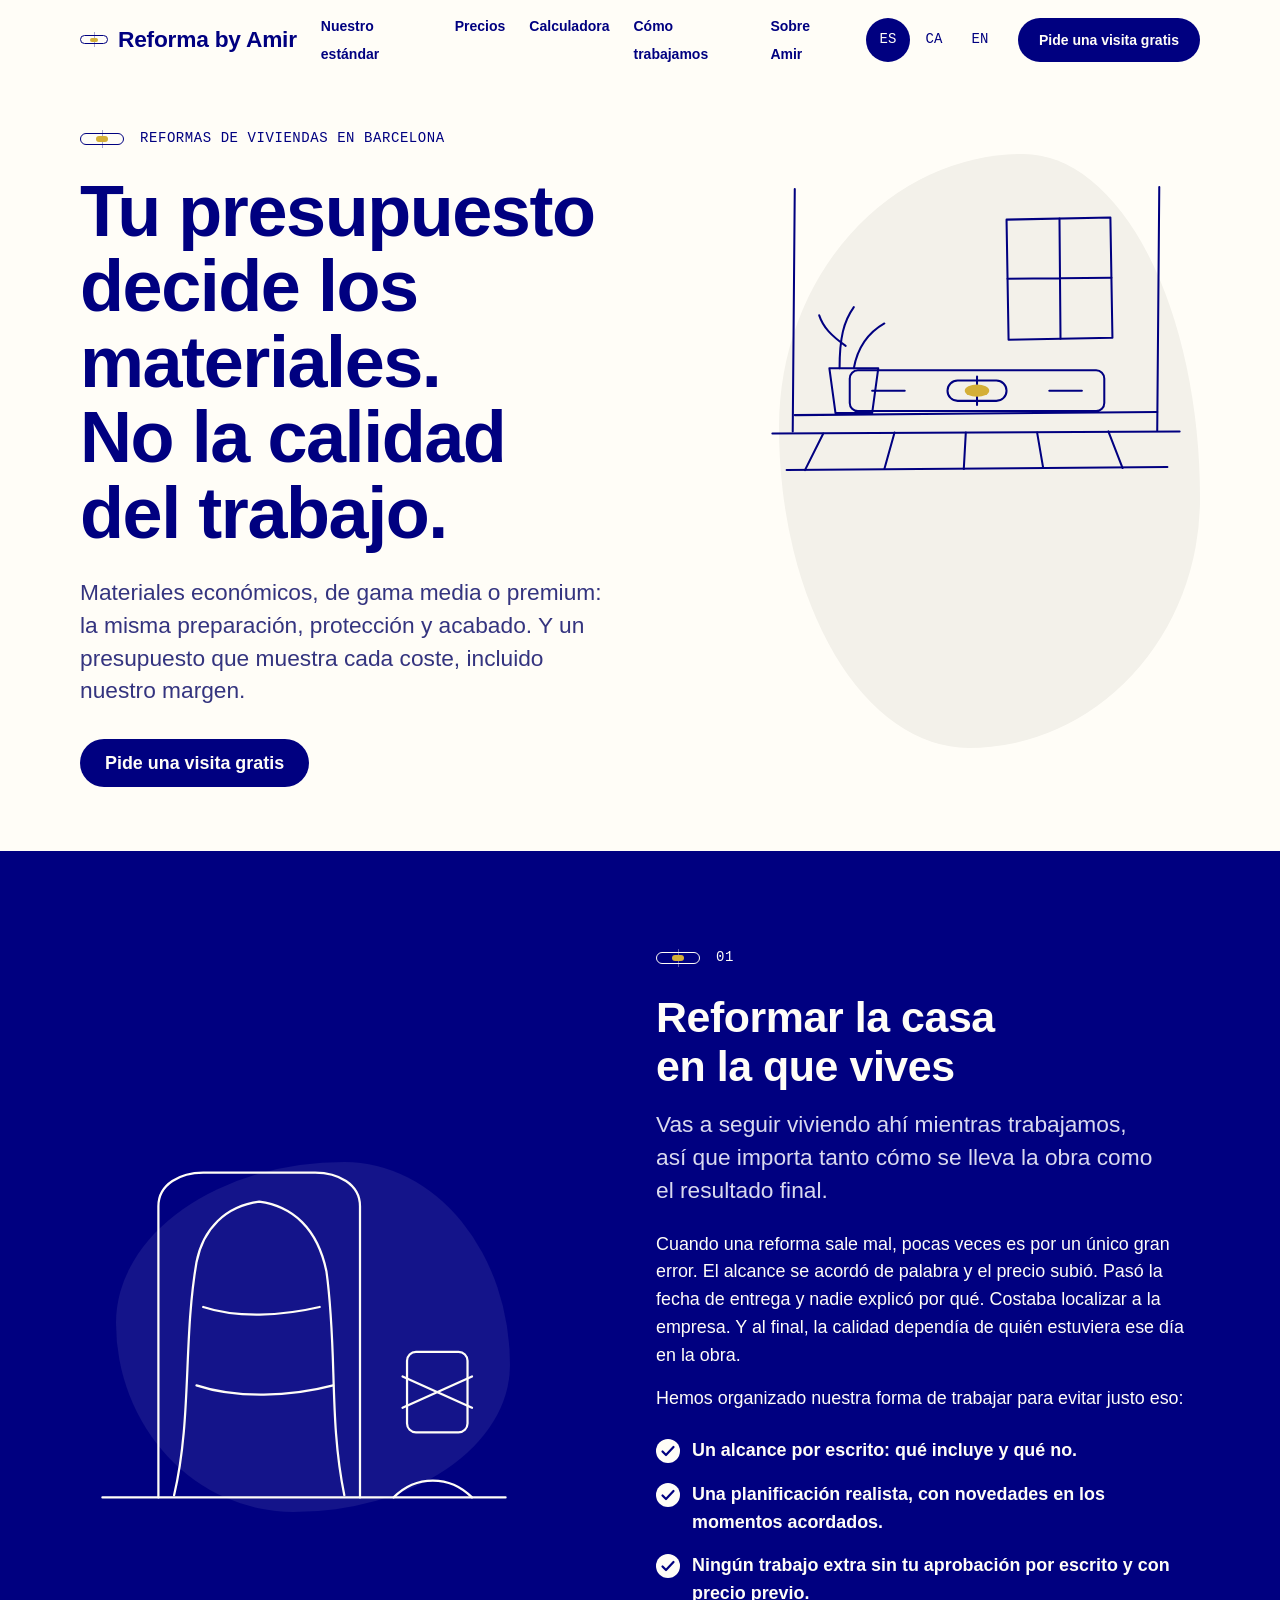
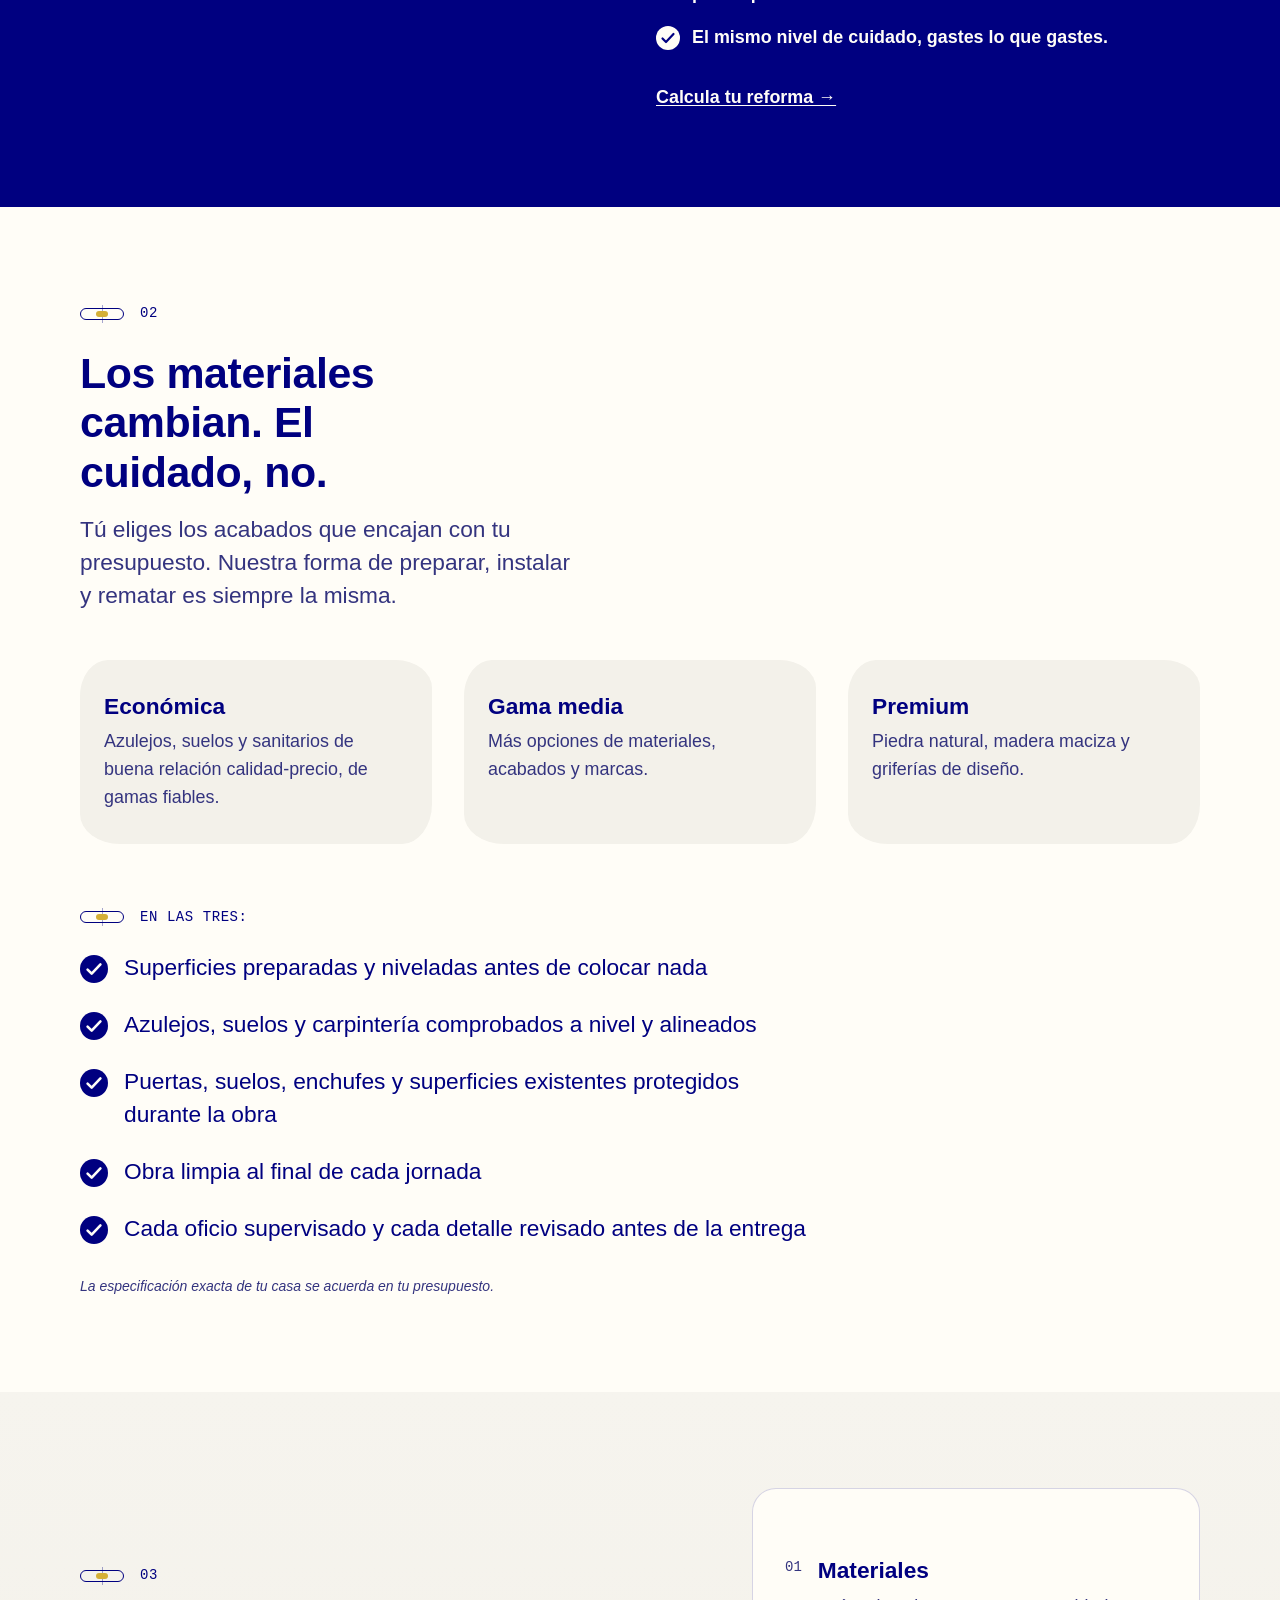
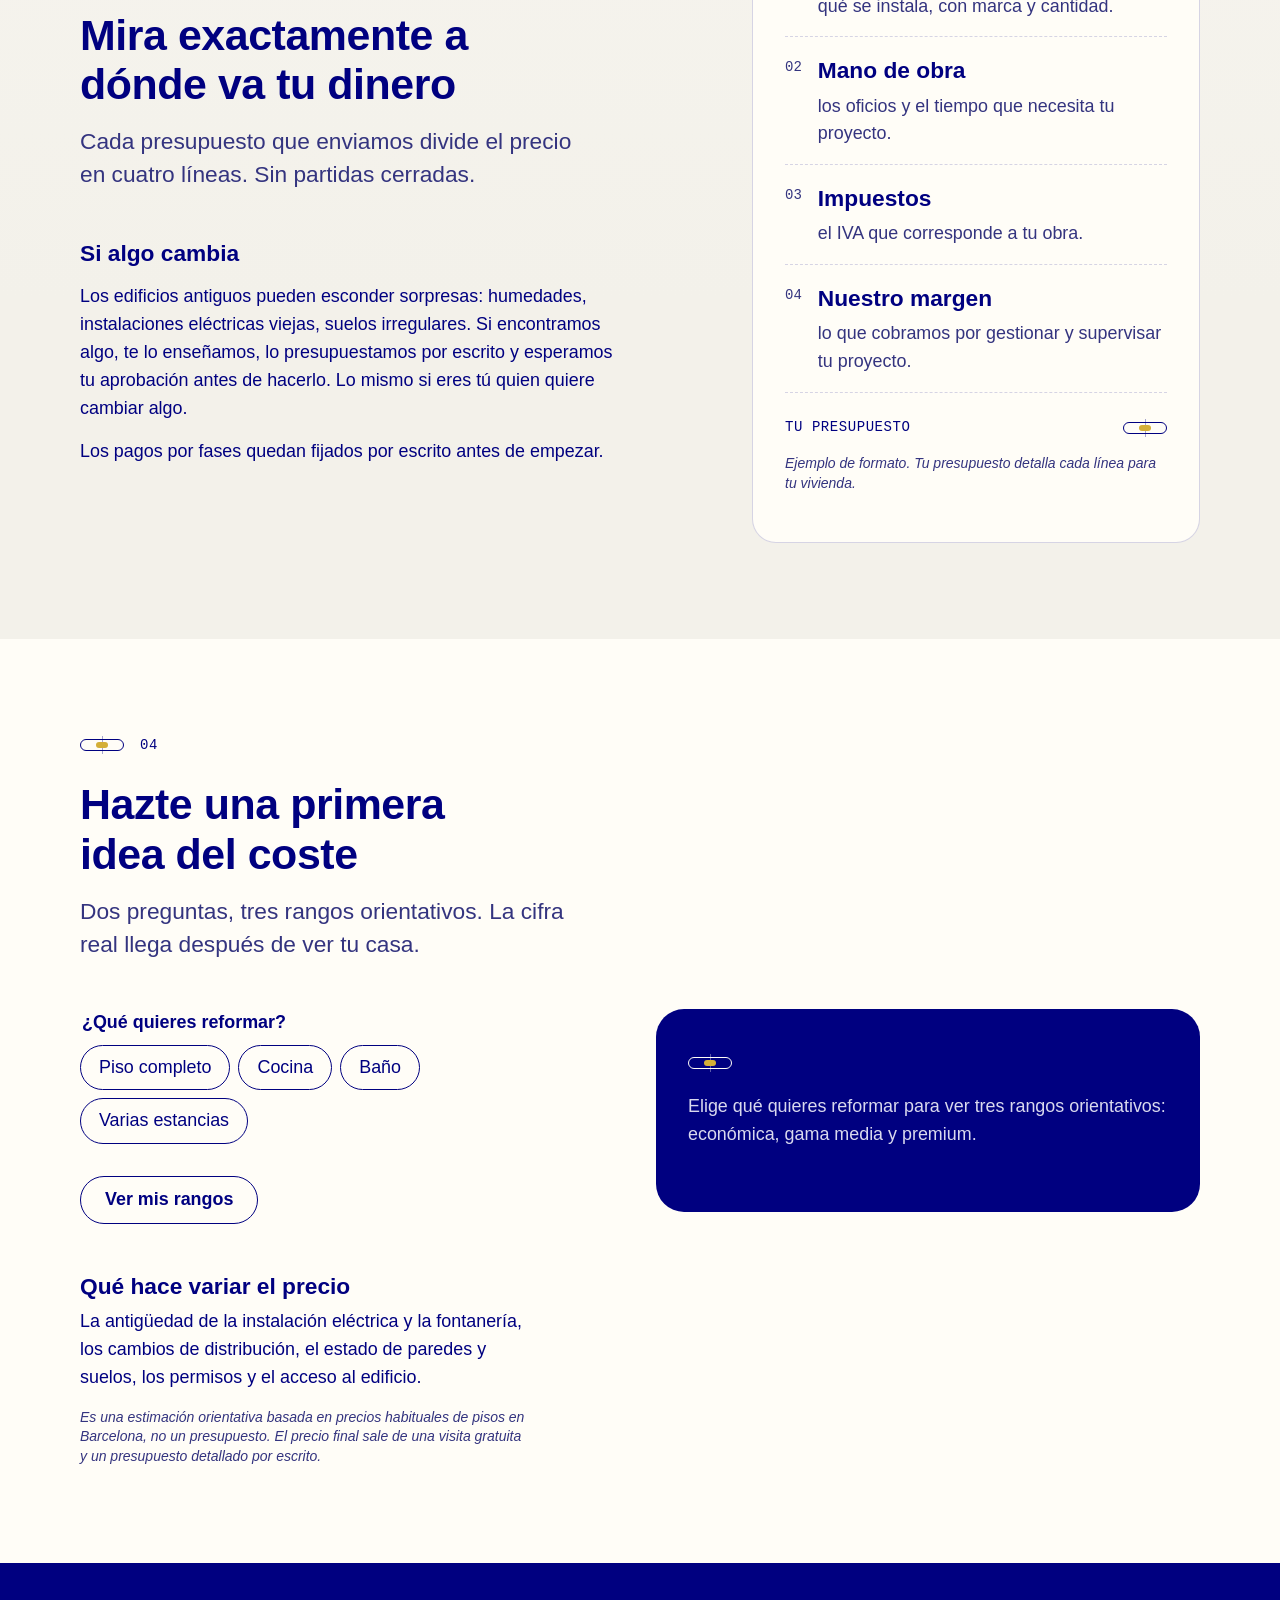
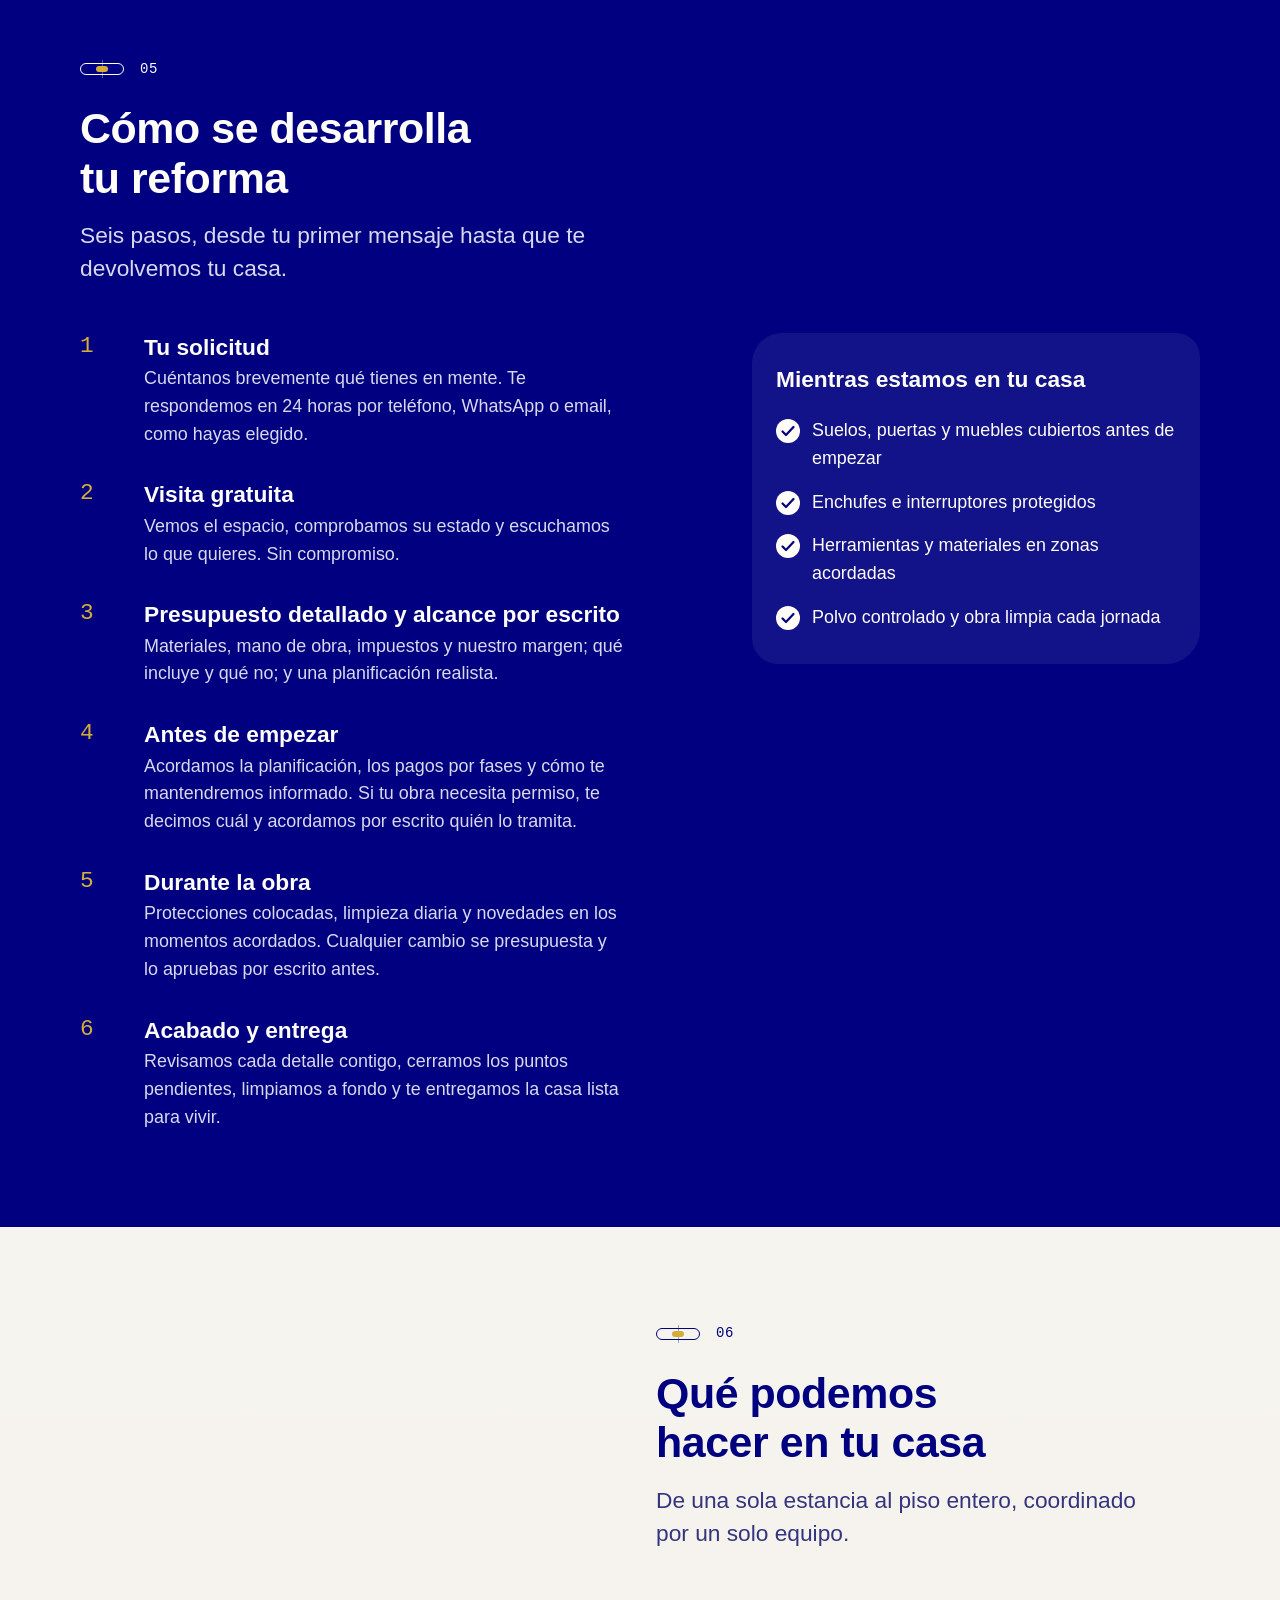
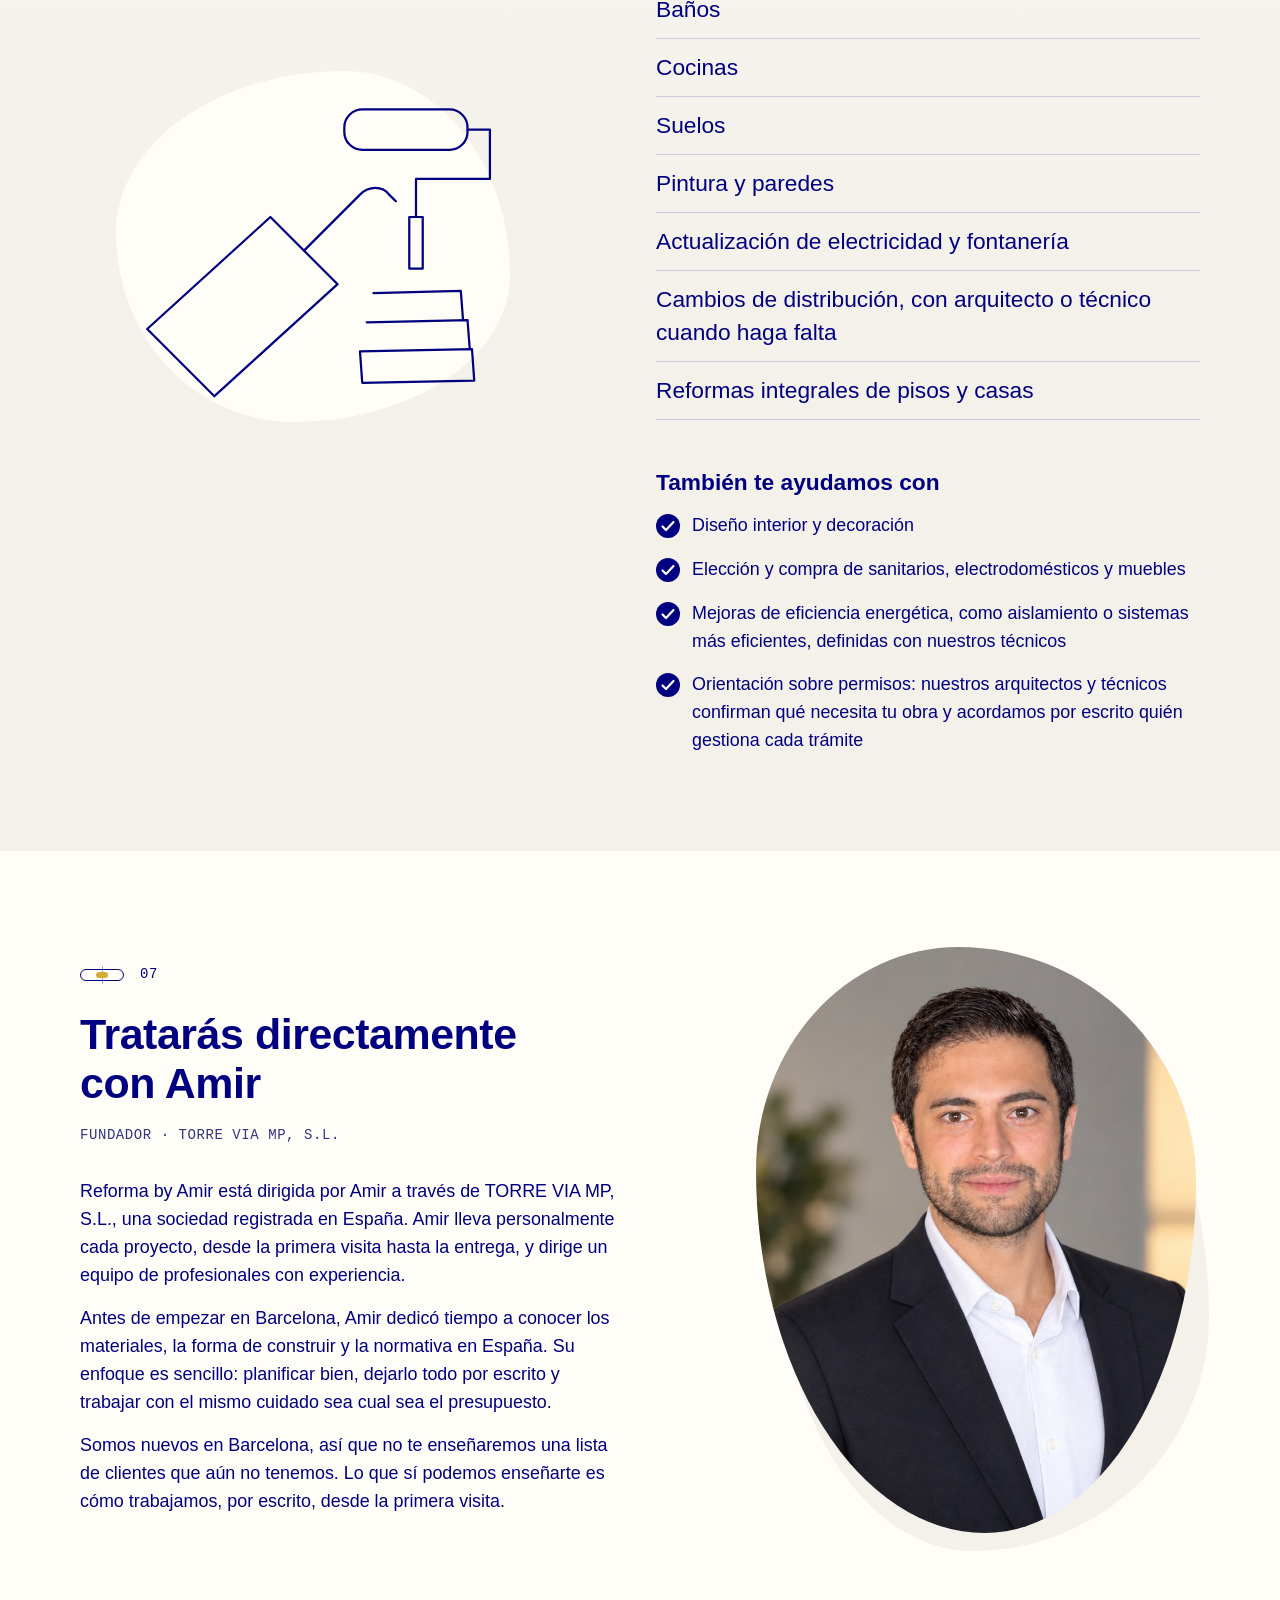
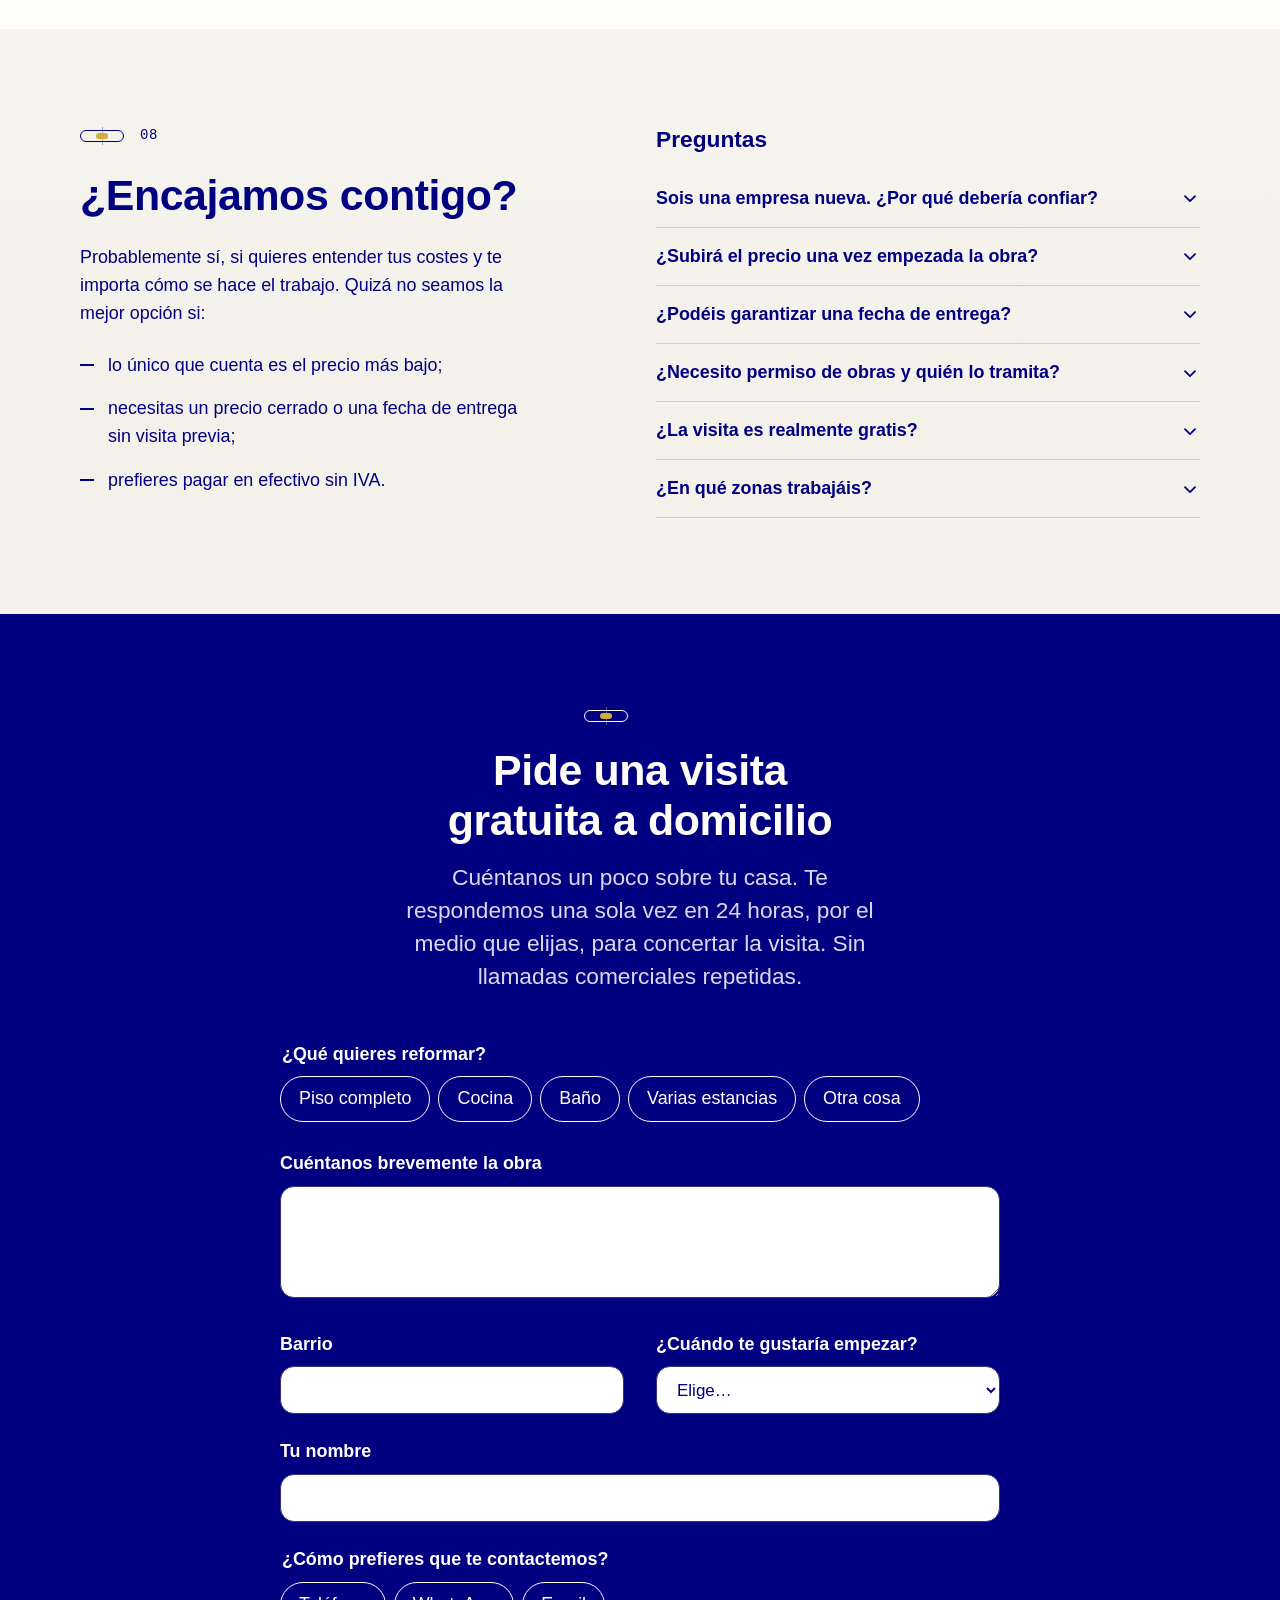
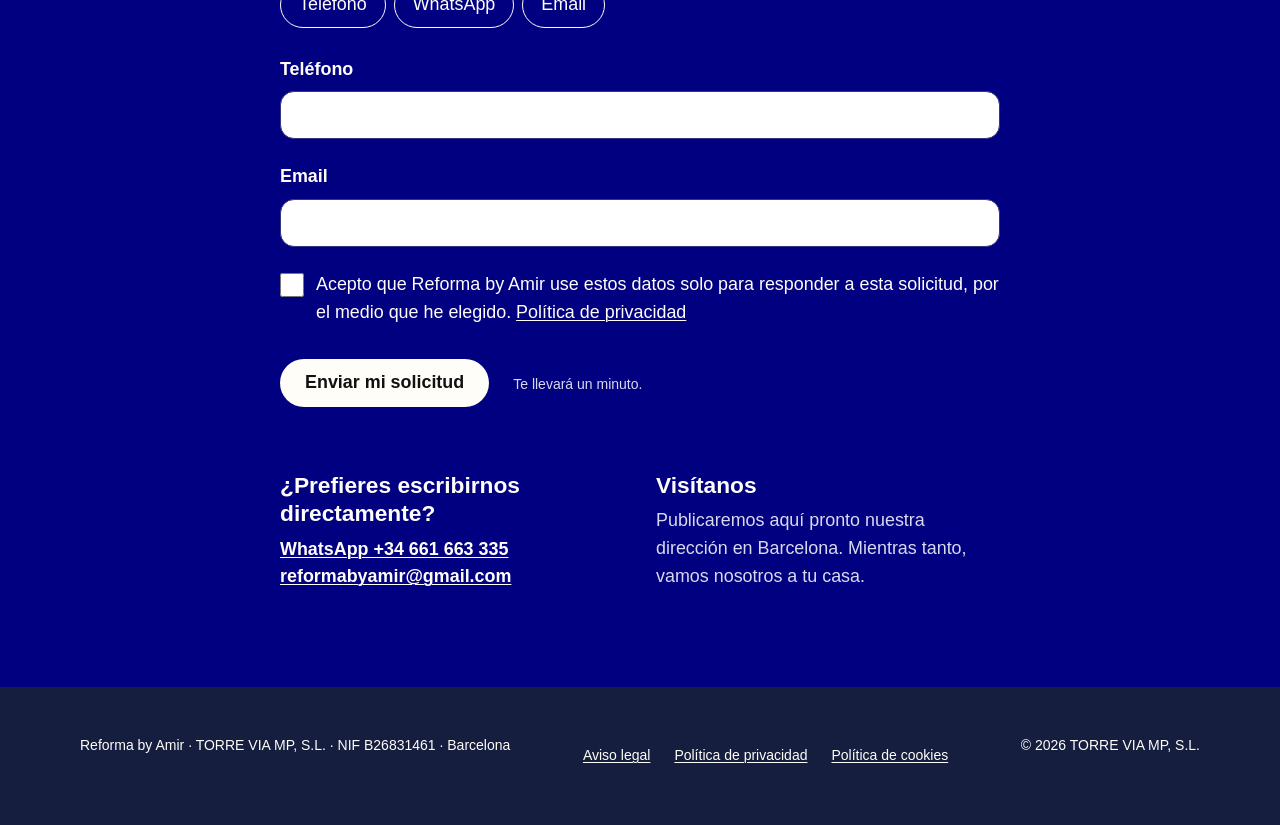
<file: index.html>
<!doctype html>
<html lang="es">
<head>
<meta charset="utf-8">
<meta name="viewport" content="width=device-width, initial-scale=1">
<title>Reforma by Amir | Reformas en Barcelona con cada coste a la vista</title>
<meta name="description" content="Reformas de baños, cocinas y pisos completos en Barcelona. Visita gratuita y presupuesto detallado con materiales, mano de obra, impuestos y nuestro margen. El mismo cuidado con cualquier presupuesto.">
<meta property="og:type" content="website">
<meta property="og:title" content="Tu presupuesto decide los materiales. No la calidad del trabajo.">
<meta property="og:description" content="Reformas de baños, cocinas y pisos completos en Barcelona. Visita gratuita y presupuesto detallado con materiales, mano de obra, impuestos y nuestro margen. El mismo cuidado con cualquier presupuesto.">
<meta property="og:locale" content="es_ES">
<meta name="theme-color" content="#FFFDF7">
<link rel="alternate" hreflang="es" href="index.html">
<link rel="alternate" hreflang="ca" href="ca.html">
<link rel="alternate" hreflang="en" href="en.html">
<link rel="icon" href="assets/favicon.svg" type="image/svg+xml">
<link rel="stylesheet" href="styles/tokens.css">
<link rel="stylesheet" href="styles/base.css">
<link rel="stylesheet" href="styles/layout.css">
<link rel="stylesheet" href="styles/archetypes.css">
<link rel="stylesheet" href="styles/sections.css">
<script>document.documentElement.classList.add("js");</script>
</head>
<body>
<a class="skip-link" href="#main">Saltar al contenido</a>

<header class="site-header">
  <div class="container header-inner">
    <a class="wordmark" href="index.html#top"><span class="level" aria-hidden="true"></span>Reforma by Amir</a>
    <div class="header-actions">
      <nav class="nav nav-panel" id="nav-panel" aria-label="Menú">
        <ul class="nav-links">
          <li><a href="#S03-standard">Nuestro estándar</a></li>
          <li><a href="#S04-ledger">Precios</a></li>
          <li><a href="#S05-estimator">Calculadora</a></li>
          <li><a href="#S06-process">Cómo trabajamos</a></li>
          <li><a href="#S08-founder">Sobre Amir</a></li>
        </ul>
        <ul class="lang" aria-label="Idioma">
          <li><a href="index.html" hreflang="es" lang="es" aria-current="page">ES</a></li>
          <li><a href="ca.html" hreflang="ca" lang="ca">CA</a></li>
          <li><a href="en.html" hreflang="en" lang="en">EN</a></li>
        </ul>
      </nav>
      <a class="btn btn-primary header-cta" href="#S10-request" data-cta="header">Pide una visita gratis</a>
      <button class="btn btn-secondary menu-toggle" type="button" aria-expanded="false" aria-controls="nav-panel">Menú</button>
    </div>
  </div>
</header>

<main id="main">

<!-- S01-hero -->
<section id="S01-hero" class="arch-split-hero" data-section="S01-hero" data-arch="split-hero" data-theme="cream" data-align="left" data-cols="6+5" data-density="low" aria-labelledby="h-s01">
  <div class="container grid" id="top">
    <div class="span-6 start-1">
      <p class="eyebrow"><span class="level" aria-hidden="true"></span>Reformas de viviendas en Barcelona</p>
      <h1 id="h-s01" data-focal>Tu presupuesto decide los materiales. No la calidad del trabajo.</h1>
      <p class="lead">Materiales económicos, de gama media o premium: la misma preparación, protección y acabado. Y un presupuesto que muestra cada coste, incluido nuestro margen.</p>
      <a class="btn btn-primary" href="#S10-request" data-cta="hero">Pide una visita gratis</a>
    </div>
    <div class="span-5 start-8 hero-media" aria-hidden="true">
      <span class="blob"></span>
      <svg class="line-art" viewBox="0 0 440 360" role="presentation">
        <!-- tiled floor in perspective -->
        <path d="M20 300 L420 298"/>
        <path d="M34 336 C150 334 290 335 408 333"/>
        <path d="M70 300 L52 336 M140 299 L130 335 M210 299 L208 335 M280 299 L286 334 M350 298 L364 334"/>
        <!-- wall and skirting -->
        <path d="M40 298 L42 60 M398 297 L400 58"/>
        <path d="M42 282 C160 280 280 281 398 279"/>
        <!-- spirit level resting on skirting -->
        <rect x="96" y="238" width="250" height="40" rx="8"/>
        <rect x="192" y="248" width="58" height="20" rx="10"/>
        <path d="M221 244 L221 272"/>
        <ellipse class="bubble" cx="221" cy="258" rx="12" ry="6"/>
        <path d="M118 258 L150 258 M292 258 L324 258"/>
        <!-- window with light -->
        <path d="M250 90 L352 88 L354 206 L252 208 Z"/>
        <path d="M302 89 L303 207 M251 148 L353 147"/>
        <!-- plant -->
        <path d="M86 236 C86 206 90 190 100 176 M100 236 C104 214 116 200 130 192 M92 214 C78 204 70 196 66 184"/>
        <path d="M76 236 L124 236 L118 280 L82 280 Z"/>
      </svg>
    </div>
  </div>
</section>

<!-- S02-situation -->
<section id="S02-situation" class="section on-dark" data-section="S02-situation" data-arch="image-text-row" data-theme="navy" data-align="left" data-cols="5+6" data-density="medium" aria-labelledby="h-s02">
  <div class="container grid arch-row">
    <div class="span-5 start-1 row-media" aria-hidden="true">
      <span class="blob"></span>
      <svg class="line-art" viewBox="0 0 400 340" role="presentation">
        <!-- a doorway protected with sheeting, taped sockets -->
        <path d="M70 320 L70 60 C70 40 90 30 110 30 L210 30 C230 30 250 40 250 60 L250 320"/>
        <path d="M84 318 C100 250 92 180 104 110 C110 80 130 60 160 56 C190 60 212 80 220 118 C230 190 222 250 236 318"/>
        <path d="M110 150 C140 160 180 158 214 150 M104 220 C140 232 188 230 226 220"/>
        <rect x="292" y="190" width="54" height="72" rx="8"/>
        <path d="M288 212 L350 240 M288 240 L350 212"/>
        <path d="M20 320 L380 320"/>
        <path d="M280 320 C300 300 330 300 350 320"/>
      </svg>
    </div>
    <div class="span-6 start-7">
      <p class="eyebrow"><span class="level" aria-hidden="true"></span>01</p>
      <h2 id="h-s02">Reformar la casa en la que vives</h2>
      <p class="lead" style="margin-top:16px">Vas a seguir viviendo ahí mientras trabajamos, así que importa tanto cómo se lleva la obra como el resultado final.</p>
      <p class="body-intro">Cuando una reforma sale mal, pocas veces es por un único gran error. El alcance se acordó de palabra y el precio subió. Pasó la fecha de entrega y nadie explicó por qué. Costaba localizar a la empresa. Y al final, la calidad dependía de quién estuviera ese día en la obra.</p>
      <p>Hemos organizado nuestra forma de trabajar para evitar justo eso:</p>
      <ul class="checks" data-focal>
        <li>Un alcance por escrito: qué incluye y qué no.</li>
        <li>Una planificación realista, con novedades en los momentos acordados.</li>
        <li>Ningún trabajo extra sin tu aprobación por escrito y con precio previo.</li>
        <li>El mismo nivel de cuidado, gastes lo que gastes.</li>
      </ul>
      <a class="text-link" href="#S05-estimator">Calcula tu reforma →</a>
    </div>
  </div>
</section>

<!-- S03-standard -->
<section id="S03-standard" class="section arch-three" data-section="S03-standard" data-arch="three-columns-checklist" data-theme="cream" data-align="left" data-cols="4+4+4/8" data-density="medium" aria-labelledby="h-s03">
  <div class="container">
    <div class="section-head">
      <p class="eyebrow"><span class="level" aria-hidden="true"></span>02</p>
      <h2 id="h-s03">Los materiales cambian. El cuidado, no.</h2>
      <p class="lead">Tú eliges los acabados que encajan con tu presupuesto. Nuestra forma de preparar, instalar y rematar es siempre la misma.</p>
    </div>
    <ul class="levels">
      <li class="level-card"><h3>Económica</h3><p>Azulejos, suelos y sanitarios de buena relación calidad-precio, de gamas fiables.</p></li>
      <li class="level-card"><h3>Gama media</h3><p>Más opciones de materiales, acabados y marcas.</p></li>
      <li class="level-card"><h3>Premium</h3><p>Piedra natural, madera maciza y griferías de diseño.</p></li>
    </ul>
    <div class="grid">
      <div class="span-8 start-1 standard-box" data-focal>
        <p class="label"><span class="level" aria-hidden="true"></span>En las tres:</p>
        <ul class="checks">
          <li>Superficies preparadas y niveladas antes de colocar nada</li>
          <li>Azulejos, suelos y carpintería comprobados a nivel y alineados</li>
          <li>Puertas, suelos, enchufes y superficies existentes protegidos durante la obra</li>
          <li>Obra limpia al final de cada jornada</li>
          <li>Cada oficio supervisado y cada detalle revisado antes de la entrega</li>
        </ul>
        <p class="caption">La especificación exacta de tu casa se acuerda en tu presupuesto.</p>
      </div>
    </div>
  </div>
</section>

<!-- S04-ledger -->
<section id="S04-ledger" class="section" data-section="S04-ledger" data-arch="image-text-row-flipped" data-theme="raised" data-align="left" data-cols="6+5" data-density="medium" aria-labelledby="h-s04">
  <div class="container grid arch-row">
    <div class="span-6 start-1">
      <p class="eyebrow"><span class="level" aria-hidden="true"></span>03</p>
      <h2 id="h-s04">Mira exactamente a dónde va tu dinero</h2>
      <p class="lead" style="margin-top:16px">Cada presupuesto que enviamos divide el precio en cuatro líneas. Sin partidas cerradas.</p>
      <h3>Si algo cambia</h3>
      <p>Los edificios antiguos pueden esconder sorpresas: humedades, instalaciones eléctricas viejas, suelos irregulares. Si encontramos algo, te lo enseñamos, lo presupuestamos por escrito y esperamos tu aprobación antes de hacerlo. Lo mismo si eres tú quien quiere cambiar algo.</p>
      <p>Los pagos por fases quedan fijados por escrito antes de empezar.</p>
    </div>
    <div class="span-5 start-8">
      <div class="ledger" data-focal>
        <ol>
          <li><strong>Materiales</strong><span>qué se instala, con marca y cantidad.</span></li>
          <li><strong>Mano de obra</strong><span>los oficios y el tiempo que necesita tu proyecto.</span></li>
          <li><strong>Impuestos</strong><span>el IVA que corresponde a tu obra.</span></li>
          <li><strong>Nuestro margen</strong><span>lo que cobramos por gestionar y supervisar tu proyecto.</span></li>
        </ol>
        <div class="ledger-total"><span>Tu presupuesto</span><span class="level" aria-hidden="true"></span></div>
        <p class="caption">Ejemplo de formato. Tu presupuesto detalla cada línea para tu vivienda.</p>
      </div>
    </div>
  </div>
</section>

<!-- S05-estimator -->
<section id="S05-estimator" class="section" data-section="S05-estimator" data-arch="tool-split" data-theme="cream" data-align="left" data-cols="5+6" data-density="medium" aria-labelledby="h-s05">
  <div class="container">
    <div class="section-head">
      <p class="eyebrow"><span class="level" aria-hidden="true"></span>04</p>
      <h2 id="h-s05">Hazte una primera idea del coste</h2>
      <p class="lead">Dos preguntas, tres rangos orientativos. La cifra real llega después de ver tu casa.</p>
    </div>
    <div class="grid arch-tool">
      <div class="span-5 start-1">
        <form id="est-form" class="est-form" novalidate>
          <fieldset>
            <legend>¿Qué quieres reformar?</legend>
            <div class="choice-row">
              <label class="choice"><input type="radio" name="est-type" value="full"><span>Piso completo</span></label>
              <label class="choice"><input type="radio" name="est-type" value="kitchen"><span>Cocina</span></label>
              <label class="choice"><input type="radio" name="est-type" value="bath"><span>Baño</span></label>
              <label class="choice"><input type="radio" name="est-type" value="rooms"><span>Varias estancias</span></label>
            </div>
            <p class="field-error" id="est-type-error" hidden>Elige qué quieres reformar.</p>
          </fieldset>
          <div class="field size-field" id="est-size-field">
            <label for="est-size">Superficie aproximada (m²)</label>
            <input id="est-size" name="est-size" type="number" inputmode="numeric" min="10" max="400" step="1" aria-describedby="est-size-hint est-size-error">
            <p class="hint" id="est-size-hint">Con una cifra aproximada es suficiente.</p>
            <p class="field-error" id="est-size-error" hidden>Indica una superficie entre 10 y 400 m².</p>
          </div>
          <button class="btn btn-secondary" type="submit">Ver mis rangos</button>
        </form>
        <div class="est-drivers">
          <h3>Qué hace variar el precio</h3>
          <p>La antigüedad de la instalación eléctrica y la fontanería, los cambios de distribución, el estado de paredes y suelos, los permisos y el acceso al edificio.</p>
          <p class="caption">Es una estimación orientativa basada en precios habituales de pisos en Barcelona, no un presupuesto. El precio final sale de una visita gratuita y un presupuesto detallado por escrito.</p>
        </div>
      </div>
      <div class="span-6 start-7">
        <div class="est-result" id="est-output" tabindex="-1" aria-live="polite" data-focal>
          <span class="level" aria-hidden="true"></span>
          <p class="est-empty">Elige qué quieres reformar para ver tres rangos orientativos: económica, gama media y premium.</p>
          <noscript>
            <h3>Rangos orientativos habituales (IVA incluido)</h3>
            <table class="est-static">
              <thead><tr><th></th><th>Económica</th><th>Gama media</th><th>Premium</th></tr></thead>
              <tbody>
                <tr><th>Baño</th><td>4.500–6.000 €</td><td>6.000–8.500 €</td><td>8.500–12.000 €</td></tr>
                <tr><th>Cocina</th><td>6.000–10.000 €</td><td>10.000–15.000 €</td><td>15.000–25.000 €</td></tr>
                <tr><th>Piso completo</th><td>330–385 €/m²</td><td>440–770 €/m²</td><td>880–1.100 €/m²</td></tr>
                <tr><th>Varias estancias</th><td>250–290 €/m²</td><td>330–580 €/m²</td><td>660–825 €/m²</td></tr>
              </tbody>
            </table>
          </noscript>
        </div>
      </div>
    </div>
  </div>
</section>

<!-- S06-process -->
<section id="S06-process" class="section on-dark" data-section="S06-process" data-arch="steps-panel" data-theme="navy" data-align="left" data-cols="6+5" data-density="medium-high" aria-labelledby="h-s06">
  <div class="container">
    <div class="section-head">
      <p class="eyebrow"><span class="level" aria-hidden="true"></span>05</p>
      <h2 id="h-s06">Cómo se desarrolla tu reforma</h2>
      <p class="lead">Seis pasos, desde tu primer mensaje hasta que te devolvemos tu casa.</p>
    </div>
    <div class="grid arch-steps">
      <ol class="steps span-6 start-1" data-focal>
        <li><h3>Tu solicitud</h3><p>Cuéntanos brevemente qué tienes en mente. Te respondemos en 24 horas por teléfono, WhatsApp o email, como hayas elegido.</p></li>
        <li><h3>Visita gratuita</h3><p>Vemos el espacio, comprobamos su estado y escuchamos lo que quieres. Sin compromiso.</p></li>
        <li><h3>Presupuesto detallado y alcance por escrito</h3><p>Materiales, mano de obra, impuestos y nuestro margen; qué incluye y qué no; y una planificación realista.</p></li>
        <li><h3>Antes de empezar</h3><p>Acordamos la planificación, los pagos por fases y cómo te mantendremos informado. Si tu obra necesita permiso, te decimos cuál y acordamos por escrito quién lo tramita.</p></li>
        <li><h3>Durante la obra</h3><p>Protecciones colocadas, limpieza diaria y novedades en los momentos acordados. Cualquier cambio se presupuesta y lo apruebas por escrito antes.</p></li>
        <li><h3>Acabado y entrega</h3><p>Revisamos cada detalle contigo, cerramos los puntos pendientes, limpiamos a fondo y te entregamos la casa lista para vivir.</p></li>
      </ol>
      <aside class="guest-panel span-5 start-8" aria-labelledby="h-guest">
        <h3 id="h-guest">Mientras estamos en tu casa</h3>
        <ul class="checks">
          <li>Suelos, puertas y muebles cubiertos antes de empezar</li>
          <li>Enchufes e interruptores protegidos</li>
          <li>Herramientas y materiales en zonas acordadas</li>
          <li>Polvo controlado y obra limpia cada jornada</li>
        </ul>
      </aside>
    </div>
  </div>
</section>

<!-- S07-services -->
<section id="S07-services" class="section" data-section="S07-services" data-arch="image-text-row" data-theme="raised" data-align="left" data-cols="5+6" data-density="medium" aria-labelledby="h-s07">
  <div class="container grid arch-row">
    <div class="span-5 start-1 row-media" aria-hidden="true">
      <span class="blob"></span>
      <svg class="line-art" viewBox="0 0 400 340" role="presentation" style="color:var(--c-navy)">
        <!-- trowel, tile stack, paint roller -->
        <path d="M60 250 L170 150 L230 210 L120 310 Z"/>
        <path d="M200 180 L250 130 C258 122 270 122 276 130 L282 136"/>
        <path d="M250 270 L350 268 L352 296 L252 298 Z M256 244 L346 242 L348 268 M262 218 L340 216 L342 242"/>
        <rect x="236" y="54" width="110" height="36" rx="16"/>
        <path d="M346 72 L366 72 L366 116 L300 116 L300 150"/>
        <path d="M294 150 L306 150 L306 196 L294 196 Z"/>
      </svg>
    </div>
    <div class="span-6 start-7">
      <p class="eyebrow"><span class="level" aria-hidden="true"></span>06</p>
      <h2 id="h-s07">Qué podemos hacer en tu casa</h2>
      <p class="lead" style="margin:16px 0 32px">De una sola estancia al piso entero, coordinado por un solo equipo.</p>
      <ul class="service-list" data-focal>
        <li>Baños</li>
        <li>Cocinas</li>
        <li>Suelos</li>
        <li>Pintura y paredes</li>
        <li>Actualización de electricidad y fontanería</li>
        <li>Cambios de distribución, con arquitecto o técnico cuando haga falta</li>
        <li>Reformas integrales de pisos y casas</li>
      </ul>
      <h3>También te ayudamos con</h3>
      <ul class="checks">
        <li>Diseño interior y decoración</li>
        <li>Elección y compra de sanitarios, electrodomésticos y muebles</li>
        <li>Mejoras de eficiencia energética, como aislamiento o sistemas más eficientes, definidas con nuestros técnicos</li>
        <li>Orientación sobre permisos: nuestros arquitectos y técnicos confirman qué necesita tu obra y acordamos por escrito quién gestiona cada trámite</li>
      </ul>
    </div>
  </div>
</section>

<!-- S08-founder -->
<section id="S08-founder" class="section" data-section="S08-founder" data-arch="image-text-row-flipped" data-theme="cream" data-align="left" data-cols="6+5" data-density="low" aria-labelledby="h-s08">
  <div class="container grid arch-row">
    <div class="span-6 start-1">
      <p class="eyebrow"><span class="level" aria-hidden="true"></span>07</p>
      <h2 id="h-s08">Tratarás directamente con Amir</h2>
      <p class="name-line">Fundador · TORRE VIA MP, S.L.</p>
      <p>Reforma by Amir está dirigida por Amir a través de TORRE VIA MP, S.L., una sociedad registrada en España. Amir lleva personalmente cada proyecto, desde la primera visita hasta la entrega, y dirige un equipo de profesionales con experiencia.</p>
      <p>Antes de empezar en Barcelona, Amir dedicó tiempo a conocer los materiales, la forma de construir y la normativa en España. Su enfoque es sencillo: planificar bien, dejarlo todo por escrito y trabajar con el mismo cuidado sea cual sea el presupuesto.</p>
      <p>Somos nuevos en Barcelona, así que no te enseñaremos una lista de clientes que aún no tenemos. Lo que sí podemos enseñarte es cómo trabajamos, por escrito, desde la primera visita.</p>
    </div>
    <div class="span-5 start-8 row-media portrait">
      <span class="blob" aria-hidden="true"></span>
      <img src="assets/amir.jpg" width="720" height="960" alt="Amir, fundador de Reforma by Amir" loading="lazy" decoding="async" data-focal>
    </div>
  </div>
</section>

<!-- S09-questions -->
<section id="S09-questions" class="section" data-section="S09-questions" data-arch="fit-accordion" data-theme="raised" data-align="left" data-cols="4+7" data-density="medium" aria-labelledby="h-s09">
  <div class="container grid arch-fit-acc">
    <div class="span-5 start-1">
      <p class="eyebrow"><span class="level" aria-hidden="true"></span>08</p>
      <h2 id="h-s09">¿Encajamos contigo?</h2>
      <p style="margin-top:24px">Probablemente sí, si quieres entender tus costes y te importa cómo se hace el trabajo. Quizá no seamos la mejor opción si:</p>
      <ul class="fit-list">
        <li>lo único que cuenta es el precio más bajo;</li>
        <li>necesitas un precio cerrado o una fecha de entrega sin visita previa;</li>
        <li>prefieres pagar en efectivo sin IVA.</li>
      </ul>
    </div>
    <div class="span-6 start-7" data-focal>
      <h3>Preguntas</h3>
      <div class="t-acc" data-open="false">
        <button class="t-acc-head" type="button" aria-expanded="false" aria-controls="faq-0" id="faq-h-0">
          Sois una empresa nueva. ¿Por qué debería confiar?
          <span class="t-acc-chevron" aria-hidden="true"><svg viewBox="0 0 16 16"><path d="M4 6.5L8 10.5L12 6.5"/></svg></span>
        </button>
        <div class="t-acc-panel" id="faq-0" role="region" aria-labelledby="faq-h-0"><div class="t-acc-panel-inner"><div><p>Porque no tienes que fiarte de nuestra palabra. Recibirás un alcance por escrito, un presupuesto detallado que incluye nuestro margen, los pagos por fases acordados de antemano y ningún trabajo extra sin tu aprobación por escrito. Puedes valorar todo eso antes de comprometerte a nada.</p></div></div></div>
      </div>
      <div class="t-acc" data-open="false">
        <button class="t-acc-head" type="button" aria-expanded="false" aria-controls="faq-1" id="faq-h-1">
          ¿Subirá el precio una vez empezada la obra?
          <span class="t-acc-chevron" aria-hidden="true"><svg viewBox="0 0 16 16"><path d="M4 6.5L8 10.5L12 6.5"/></svg></span>
        </button>
        <div class="t-acc-panel" id="faq-1" role="region" aria-labelledby="faq-h-1"><div class="t-acc-panel-inner"><div><p>Solo si algo cambia, y nunca sin tu aprobación. Si encontramos un problema oculto o pides algo distinto, lo presupuestamos por escrito y esperamos tu visto bueno.</p></div></div></div>
      </div>
      <div class="t-acc" data-open="false">
        <button class="t-acc-head" type="button" aria-expanded="false" aria-controls="faq-2" id="faq-h-2">
          ¿Podéis garantizar una fecha de entrega?
          <span class="t-acc-chevron" aria-hidden="true"><svg viewBox="0 0 16 16"><path d="M4 6.5L8 10.5L12 6.5"/></svg></span>
        </button>
        <div class="t-acc-panel" id="faq-2" role="region" aria-labelledby="faq-h-2"><div class="t-acc-panel-inner"><div><p>Te damos una planificación realista según tu vivienda y te informamos de cómo avanza. No prometemos una fecha absoluta, porque los imprevistos, las entregas de material o los cambios pueden afectarla. Si algo se mueve, te avisamos pronto y te explicamos por qué.</p></div></div></div>
      </div>
      <div class="t-acc" data-open="false">
        <button class="t-acc-head" type="button" aria-expanded="false" aria-controls="faq-3" id="faq-h-3">
          ¿Necesito permiso de obras y quién lo tramita?
          <span class="t-acc-chevron" aria-hidden="true"><svg viewBox="0 0 16 16"><path d="M4 6.5L8 10.5L12 6.5"/></svg></span>
        </button>
        <div class="t-acc-panel" id="faq-3" role="region" aria-labelledby="faq-h-3"><div class="t-acc-panel-inner"><div><p>Depende de la obra. En Barcelona, las actualizaciones sencillas suelen requerir solo una comunicación al Ayuntamiento, mientras que los cambios de distribución o de estructura necesitan más. Nuestros arquitectos y técnicos confirman qué aplica a tu proyecto y acordamos por escrito quién se encarga de cada paso.</p></div></div></div>
      </div>
      <div class="t-acc" data-open="false">
        <button class="t-acc-head" type="button" aria-expanded="false" aria-controls="faq-4" id="faq-h-4">
          ¿La visita es realmente gratis?
          <span class="t-acc-chevron" aria-hidden="true"><svg viewBox="0 0 16 16"><path d="M4 6.5L8 10.5L12 6.5"/></svg></span>
        </button>
        <div class="t-acc-panel" id="faq-4" role="region" aria-labelledby="faq-h-4"><div class="t-acc-panel-inner"><div><p>Sí, y sin compromiso. Después de la visita recibes un presupuesto por escrito. Si decides no seguir adelante, no pasa nada, y no te estaremos llamando.</p></div></div></div>
      </div>
      <div class="t-acc" data-open="false">
        <button class="t-acc-head" type="button" aria-expanded="false" aria-controls="faq-5" id="faq-h-5">
          ¿En qué zonas trabajáis?
          <span class="t-acc-chevron" aria-hidden="true"><svg viewBox="0 0 16 16"><path d="M4 6.5L8 10.5L12 6.5"/></svg></span>
        </button>
        <div class="t-acc-panel" id="faq-5" role="region" aria-labelledby="faq-h-5"><div class="t-acc-panel-inner"><div><p>Solo en Barcelona. Nos centramos en El Putxet i el Farró, Gràcia y Sant Gervasi, y trabajamos en toda la ciudad.</p></div></div></div>
      </div>
    </div>
  </div>
</section>

<!-- S10-request -->
<section id="S10-request" class="section on-dark arch-closing" data-section="S10-request" data-arch="full-colour-closing" data-theme="navy" data-align="center-head" data-cols="8" data-density="medium" aria-labelledby="h-s10">
  <div class="container">
    <div class="section-head">
      <p class="eyebrow" style="justify-content:center"><span class="level" aria-hidden="true"></span></p>
      <h2 id="h-s10">Pide una visita gratuita a domicilio</h2>
      <p class="lead">Cuéntanos un poco sobre tu casa. Te respondemos una sola vez en 24 horas, por el medio que elijas, para concertar la visita. Sin llamadas comerciales repetidas.</p>
    </div>

    <form id="request-form" class="req-form" method="POST" action="https://formsubmit.co/reformabyamir@gmail.com" data-ajax="https://formsubmit.co/ajax/reformabyamir@gmail.com" novalidate data-focal>
      <input type="hidden" name="_subject" value="Nueva solicitud de visita (ES) — Reforma by Amir">
      <input type="hidden" name="_template" value="table">
      <input type="hidden" name="language" value="es">
      <input type="hidden" name="utm_source" value="">
      <input type="hidden" name="utm_campaign" value="">
      <input type="text" name="_honey" class="hp" tabindex="-1" autocomplete="off" aria-hidden="true">

      <fieldset>
        <legend>¿Qué quieres reformar?</legend>
        <div class="choice-row">
          <label class="choice"><input type="radio" name="renovation_type" value="Piso completo" required><span>Piso completo</span></label>
          <label class="choice"><input type="radio" name="renovation_type" value="Cocina" required><span>Cocina</span></label>
          <label class="choice"><input type="radio" name="renovation_type" value="Baño" required><span>Baño</span></label>
          <label class="choice"><input type="radio" name="renovation_type" value="Varias estancias" required><span>Varias estancias</span></label>
          <label class="choice"><input type="radio" name="renovation_type" value="Otra cosa" required><span>Otra cosa</span></label>
        </div>
        <p class="field-error" id="err-renovation_type" hidden></p>
      </fieldset>

      <div class="field">
        <label for="f-desc">Cuéntanos brevemente la obra</label>
        <textarea id="f-desc" name="description" required aria-describedby="err-description"></textarea>
        <p class="field-error" id="err-description" hidden></p>
      </div>

      <div class="grid" style="row-gap:0">
        <div class="field span-6">
          <label for="f-neigh">Barrio</label>
          <input id="f-neigh" name="neighbourhood" type="text" autocomplete="address-level3" required aria-describedby="err-neighbourhood">
          <p class="field-error" id="err-neighbourhood" hidden></p>
        </div>
        <div class="field span-6">
          <label for="f-timing">¿Cuándo te gustaría empezar?</label>
          <select id="f-timing" name="start_timing" required aria-describedby="err-start_timing">
            <option value="">Elige…</option>
            <option>Lo antes posible</option>
            <option>En 1–3 meses</option>
            <option>En 3–6 meses</option>
            <option>Aún no lo sé</option>
          </select>
          <p class="field-error" id="err-start_timing" hidden></p>
        </div>
      </div>

      <div class="field">
        <label for="f-name">Tu nombre</label>
        <input id="f-name" name="name" type="text" autocomplete="name" required aria-describedby="err-name">
        <p class="field-error" id="err-name" hidden></p>
      </div>

      <fieldset>
        <legend>¿Cómo prefieres que te contactemos?</legend>
        <div class="choice-row">
          <label class="choice"><input type="radio" name="contact_method" value="Phone" data-label="teléfono" required><span>Teléfono</span></label>
          <label class="choice"><input type="radio" name="contact_method" value="WhatsApp" data-label="WhatsApp" required><span>WhatsApp</span></label>
          <label class="choice"><input type="radio" name="contact_method" value="Email" data-label="email" required><span>Email</span></label>
        </div>
        <p class="field-error" id="err-contact_method" hidden></p>
      </fieldset>

      <div class="field" id="f-phone-wrap">
        <label for="f-phone">Teléfono</label>
        <input id="f-phone" name="phone" type="tel" autocomplete="tel" inputmode="tel" aria-describedby="err-phone">
        <p class="field-error" id="err-phone" hidden></p>
      </div>
      <div class="field" id="f-email-wrap">
        <label for="f-email">Email</label>
        <input id="f-email" name="email" type="email" autocomplete="email" aria-describedby="err-email">
        <p class="field-error" id="err-email" hidden></p>
      </div>

      <div class="field check-field" id="f-estimate-wrap" hidden>
        <input id="f-estimate" name="include_estimate" type="checkbox">
        <label for="f-estimate">Incluir mi estimación</label>
      </div>

      <div class="field">
        <div class="check-field">
          <input id="f-consent" name="consent" type="checkbox" value="yes" required aria-describedby="err-consent">
          <label for="f-consent">Acepto que Reforma by Amir use estos datos solo para responder a esta solicitud, por el medio que he elegido. <a href="privacidad.html">Política de privacidad</a></label>
        </div>
        <p class="field-error" id="err-consent" hidden></p>
      </div>

      <div class="submit-row">
        <button class="btn btn-primary" type="submit">Enviar mi solicitud</button>
        <span class="hint">Te llevará un minuto.</span>
      </div>
      <div id="form-status" class="form-status" role="status" tabindex="-1" hidden></div>
    </form>

    <div class="alt-contact">
      <div>
        <h3>¿Prefieres escribirnos directamente?</h3>
        <p><a href="https://wa.me/34661663335">WhatsApp +34 661 663 335</a><br><a href="mailto:reformabyamir@gmail.com">reformabyamir@gmail.com</a></p>
      </div>
      <div>
        <h3>Visítanos</h3>
        <p>Publicaremos aquí pronto nuestra dirección en Barcelona. Mientras tanto, vamos nosotros a tu casa.</p>
      </div>
    </div>
  </div>
</section>

</main>

<footer class="site-footer">
  <div class="container footer-inner">
    <p>Reforma by Amir · TORRE VIA MP, S.L. · NIF B26831461 · Barcelona</p>
    <ul>
      <li><a href="aviso-legal.html">Aviso legal</a></li>
      <li><a href="privacidad.html">Política de privacidad</a></li>
      <li><a href="cookies.html">Política de cookies</a></li>
    </ul>
    <p>© 2026 TORRE VIA MP, S.L.</p>
  </div>
</footer>

<script>window.RBA_I18N = {"menuOpen":"Menú","menuClose":"Cerrar","types":{"full":"piso completo","kitchen":"cocina","bath":"baño","rooms":"varias estancias"},"tiers":["Económica","Gama media","Premium"],"resultHeading":"Rangos orientativos para {type}, {size} m²","resultHeadingNoSize":"Rangos orientativos para {type}","duration":"Duración aproximada: {a}–{b} semanas","vat":"IVA incluido","cta":"Pide una visita gratis","ctaHint":"Añadimos tu estimación a la solicitud.","sending":"Enviando…","success":"Gracias, {name}. Hemos recibido tu solicitud. Te responderemos en 24 horas por {method}.","error":"No se ha podido enviar tu solicitud. Inténtalo de nuevo o escríbenos por WhatsApp al <a href=\"https://wa.me/34661663335\">+34 661 663 335</a>.","err":{"type":"Indícanos qué quieres reformar.","description":"Cuéntanos brevemente la obra.","neighbourhood":"Indícanos tu barrio.","timing":"Indícanos cuándo te gustaría empezar.","name":"Indícanos tu nombre.","method":"Elige cómo prefieres que te contactemos.","phone":"Introduce un teléfono en el que podamos localizarte.","email":"Introduce un email válido.","consent":"Confirma que podemos usar tus datos para responderte."},"locale":"es-ES"};</script>
<script src="scripts/main.js" defer></script>
</body>
</html>
</file>
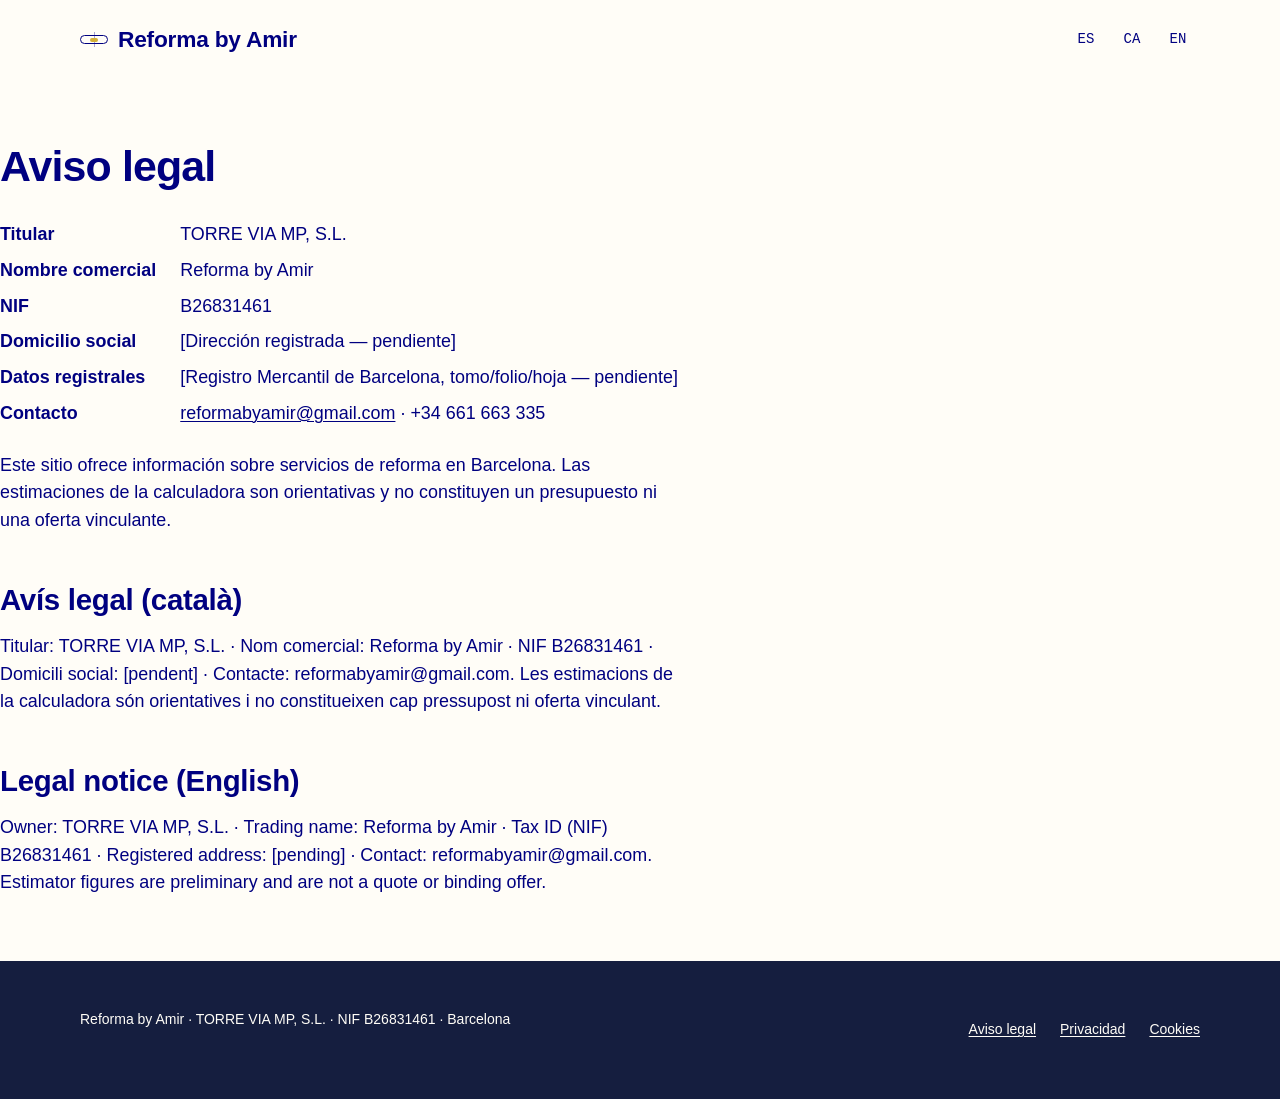
<file: aviso-legal.html>
<!doctype html>
<html lang="es">
<head>
<meta charset="utf-8">
<meta name="viewport" content="width=device-width, initial-scale=1">
<title>Aviso legal · Reforma by Amir</title>
<meta name="robots" content="noindex">
<link rel="icon" href="assets/favicon.svg" type="image/svg+xml">
<link rel="stylesheet" href="styles/tokens.css">
<link rel="stylesheet" href="styles/base.css">
<link rel="stylesheet" href="styles/layout.css">
<link rel="stylesheet" href="styles/sections.css">
</head>
<body>
<header class="site-header"><div class="container header-inner"><a class="wordmark" href="index.html"><span class="level" aria-hidden="true"></span>Reforma by Amir</a><ul class="lang"><li><a href="index.html">ES</a></li><li><a href="ca.html">CA</a></li><li><a href="en.html">EN</a></li></ul></div></header>
<main class="legal container">
<h1>Aviso legal</h1>
<dl>
<dt>Titular</dt><dd>TORRE VIA MP, S.L.</dd>
<dt>Nombre comercial</dt><dd>Reforma by Amir</dd>
<dt>NIF</dt><dd>B26831461</dd>
<dt>Domicilio social</dt><dd>[Dirección registrada — pendiente]</dd>
<dt>Datos registrales</dt><dd>[Registro Mercantil de Barcelona, tomo/folio/hoja — pendiente]</dd>
<dt>Contacto</dt><dd><a href="mailto:reformabyamir@gmail.com">reformabyamir@gmail.com</a> · +34 661 663 335</dd>
</dl>
<p style="margin-top:24px">Este sitio ofrece información sobre servicios de reforma en Barcelona. Las estimaciones de la calculadora son orientativas y no constituyen un presupuesto ni una oferta vinculante.</p>
<h2 id="ca" lang="ca">Avís legal (català)</h2>
<p lang="ca">Titular: TORRE VIA MP, S.L. · Nom comercial: Reforma by Amir · NIF B26831461 · Domicili social: [pendent] · Contacte: reformabyamir@gmail.com. Les estimacions de la calculadora són orientatives i no constitueixen cap pressupost ni oferta vinculant.</p>
<h2 id="en" lang="en">Legal notice (English)</h2>
<p lang="en">Owner: TORRE VIA MP, S.L. · Trading name: Reforma by Amir · Tax ID (NIF) B26831461 · Registered address: [pending] · Contact: reformabyamir@gmail.com. Estimator figures are preliminary and are not a quote or binding offer.</p>
</main>
<footer class="site-footer"><div class="container footer-inner"><p>Reforma by Amir · TORRE VIA MP, S.L. · NIF B26831461 · Barcelona</p><ul><li><a href="aviso-legal.html">Aviso legal</a></li><li><a href="privacidad.html">Privacidad</a></li><li><a href="cookies.html">Cookies</a></li></ul></div></footer>
</body>
</html>
</file>
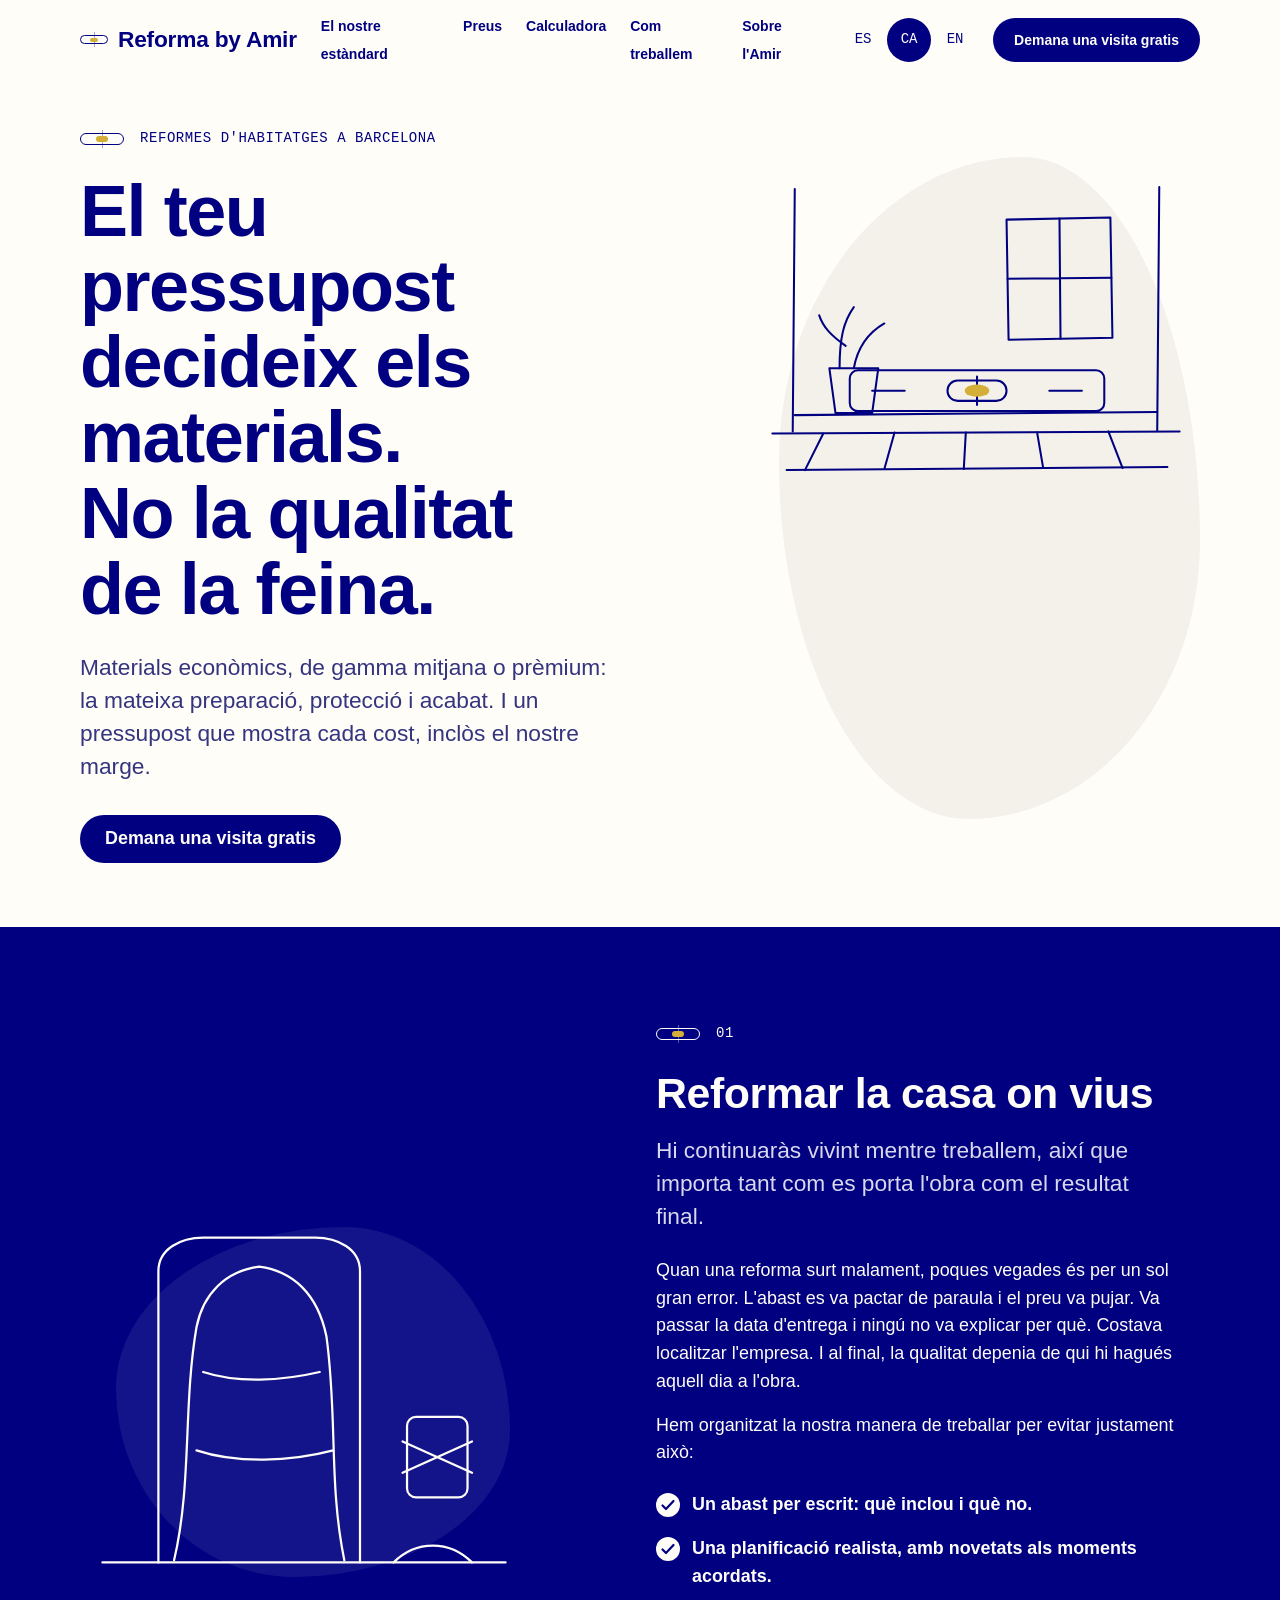
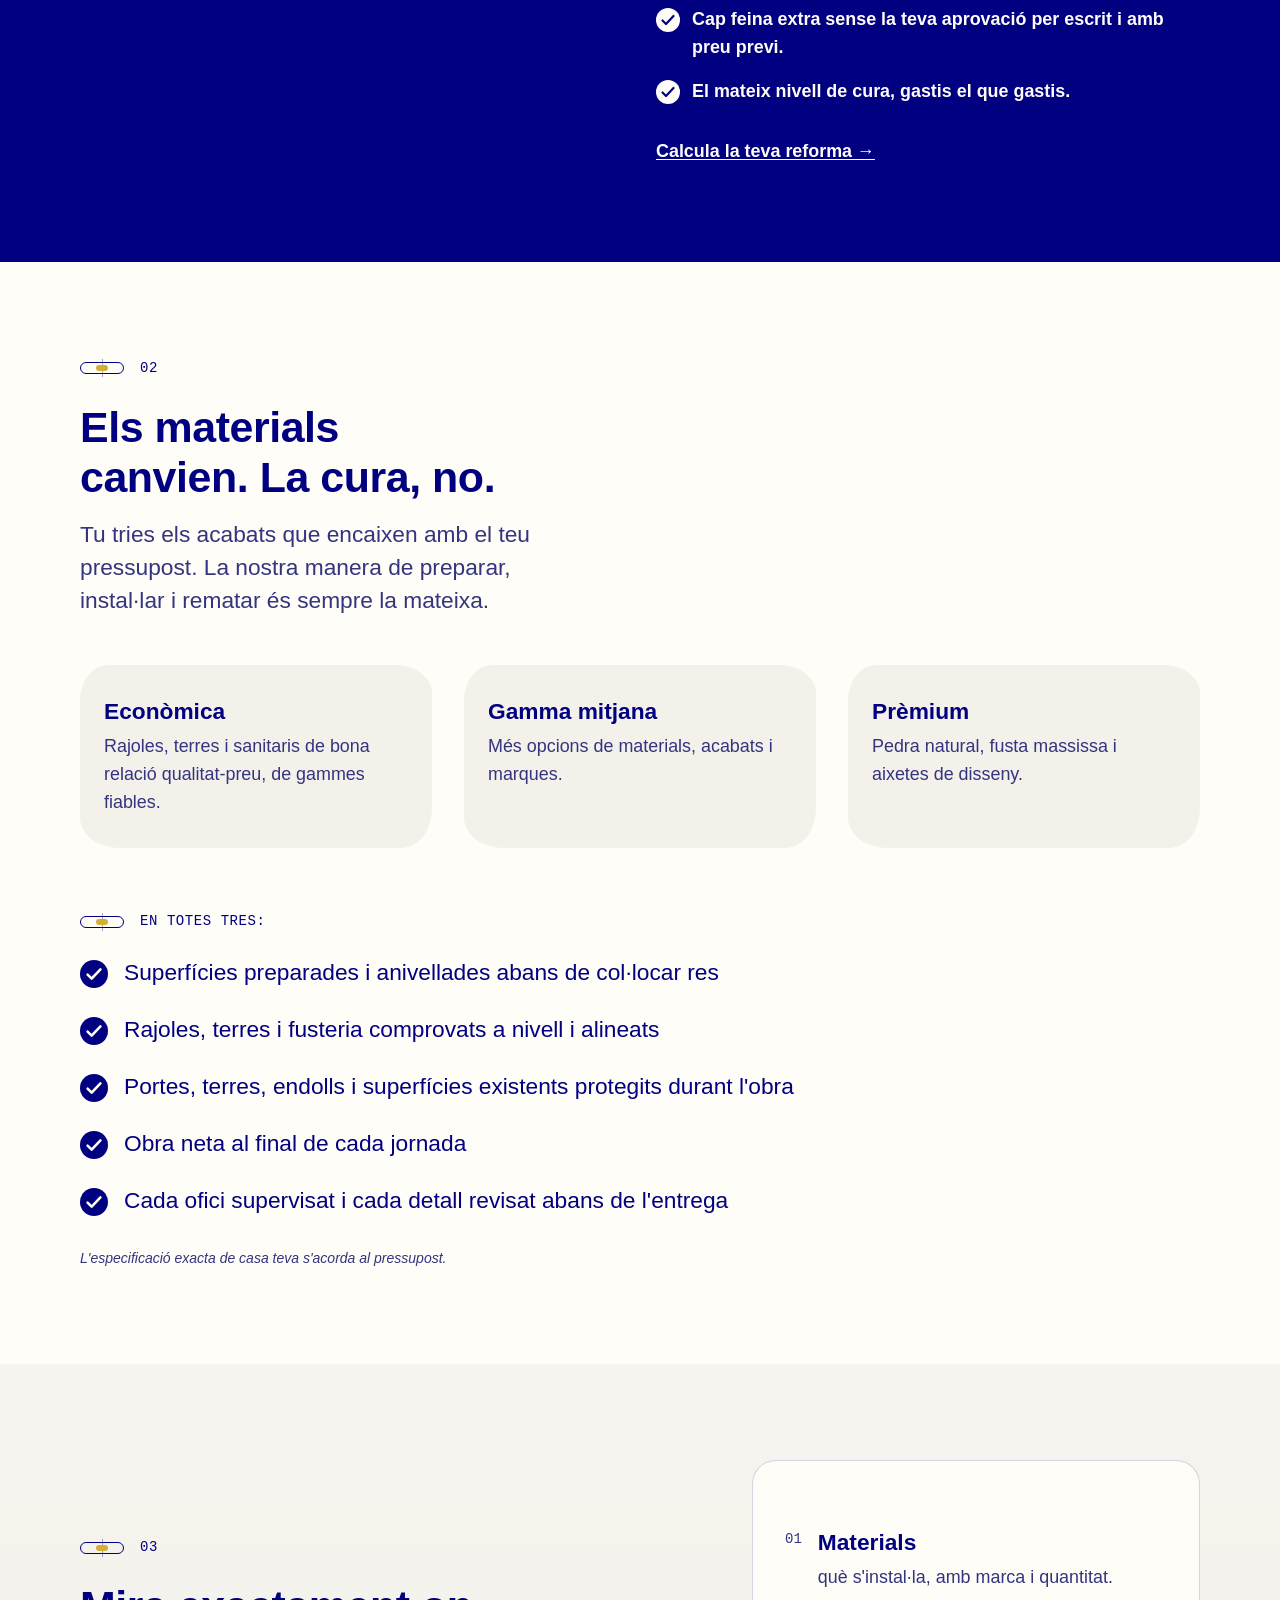
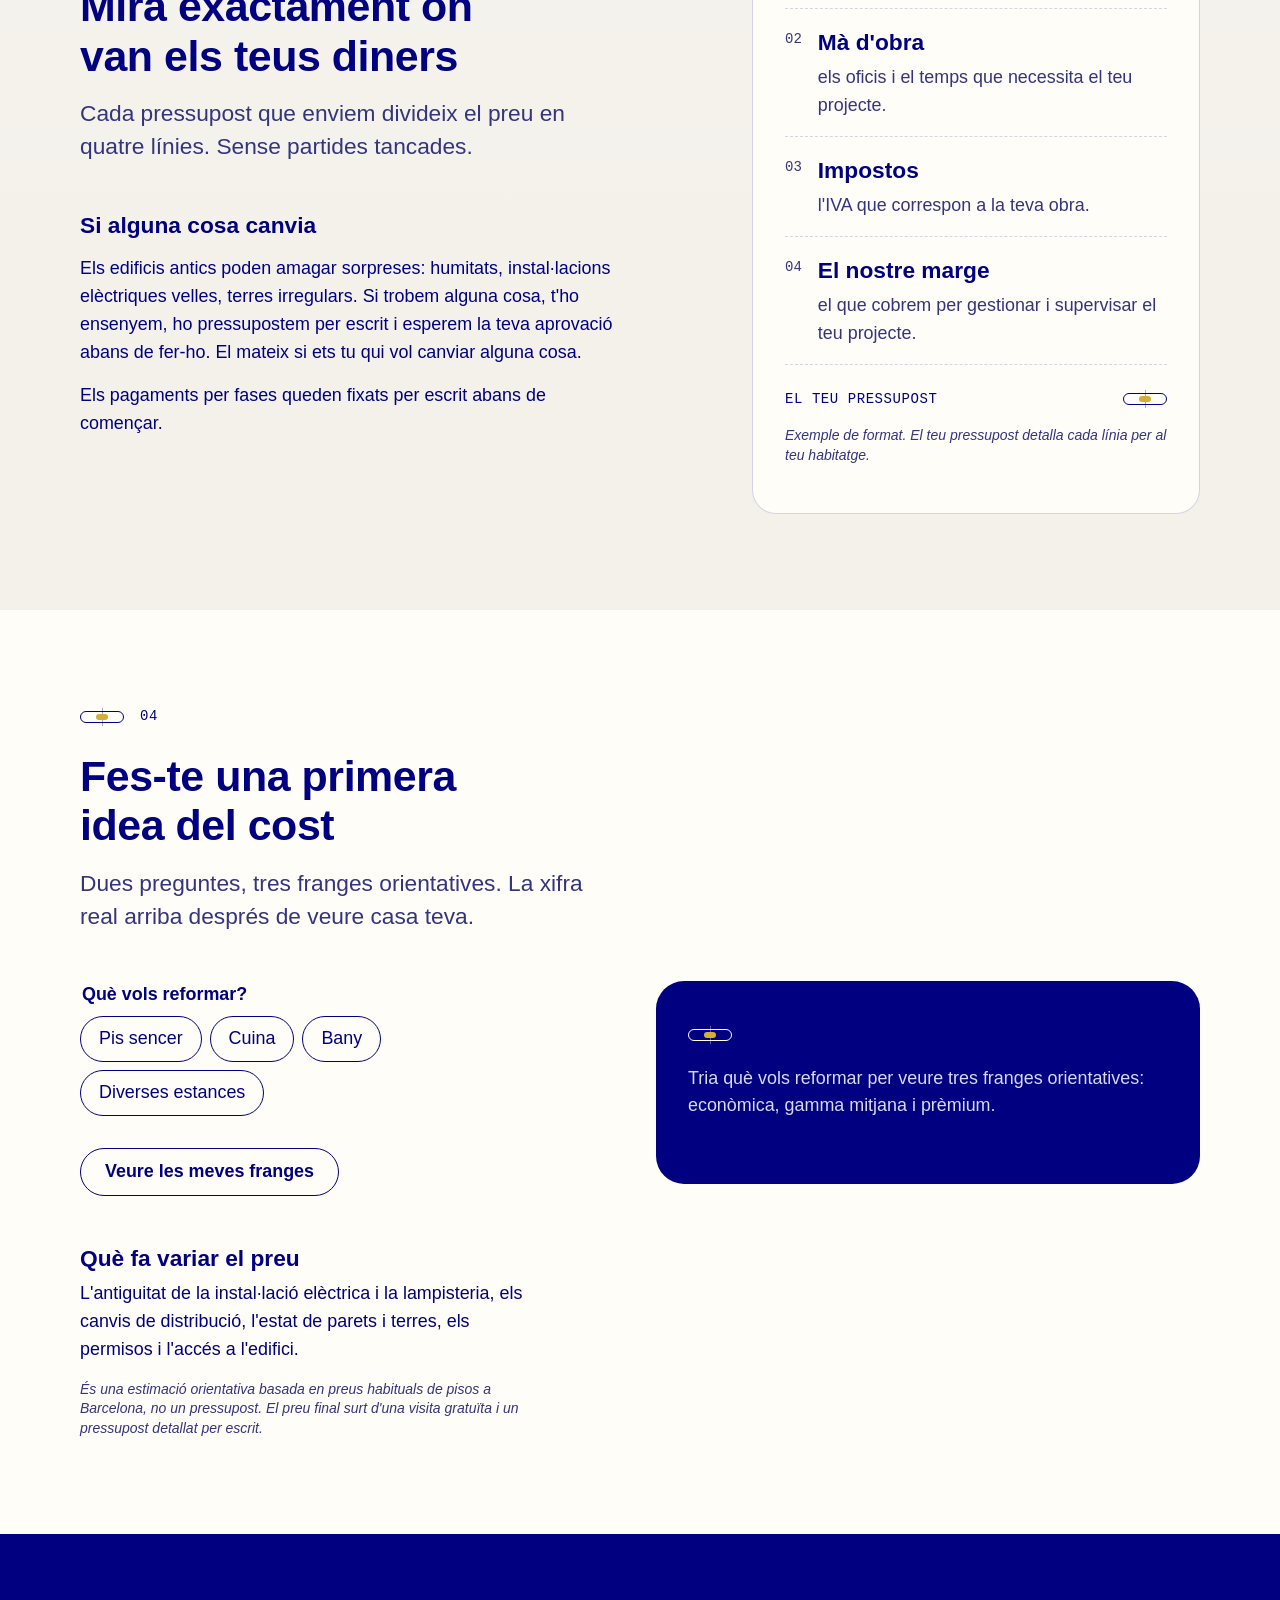
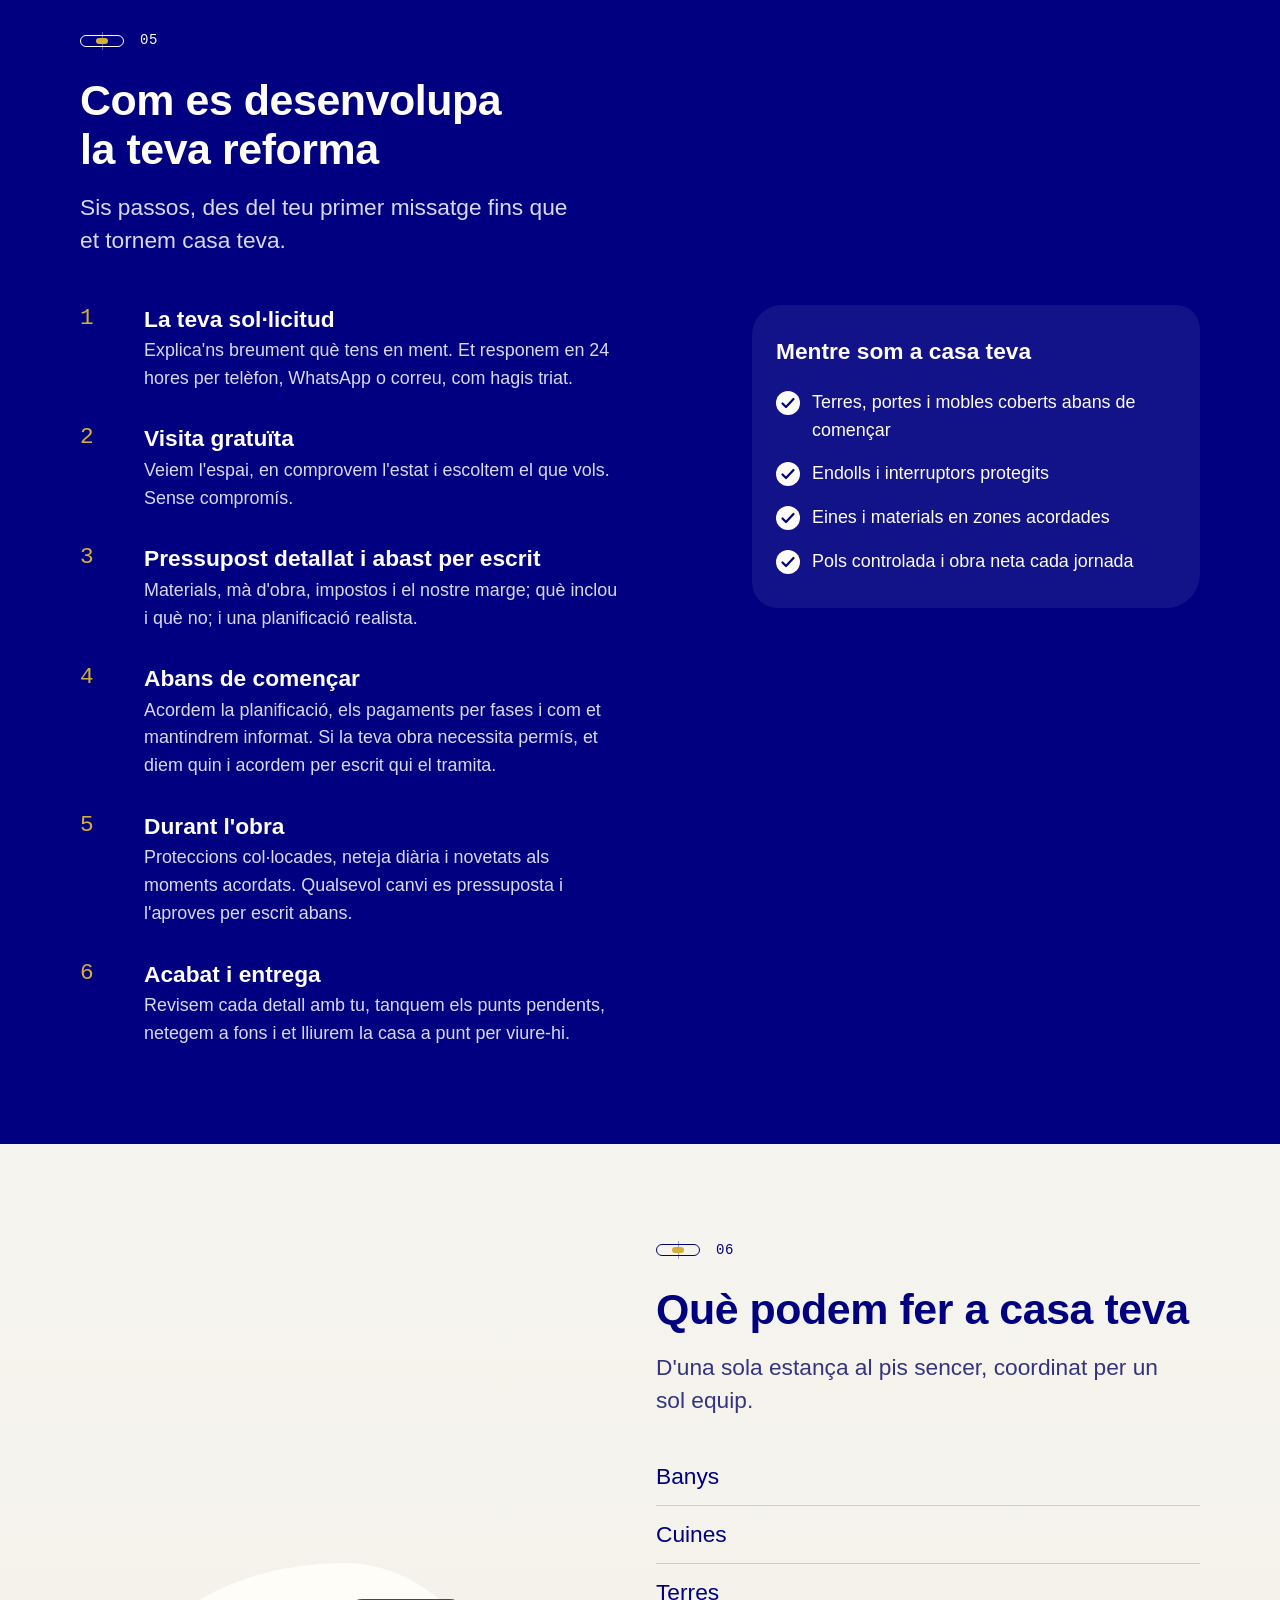
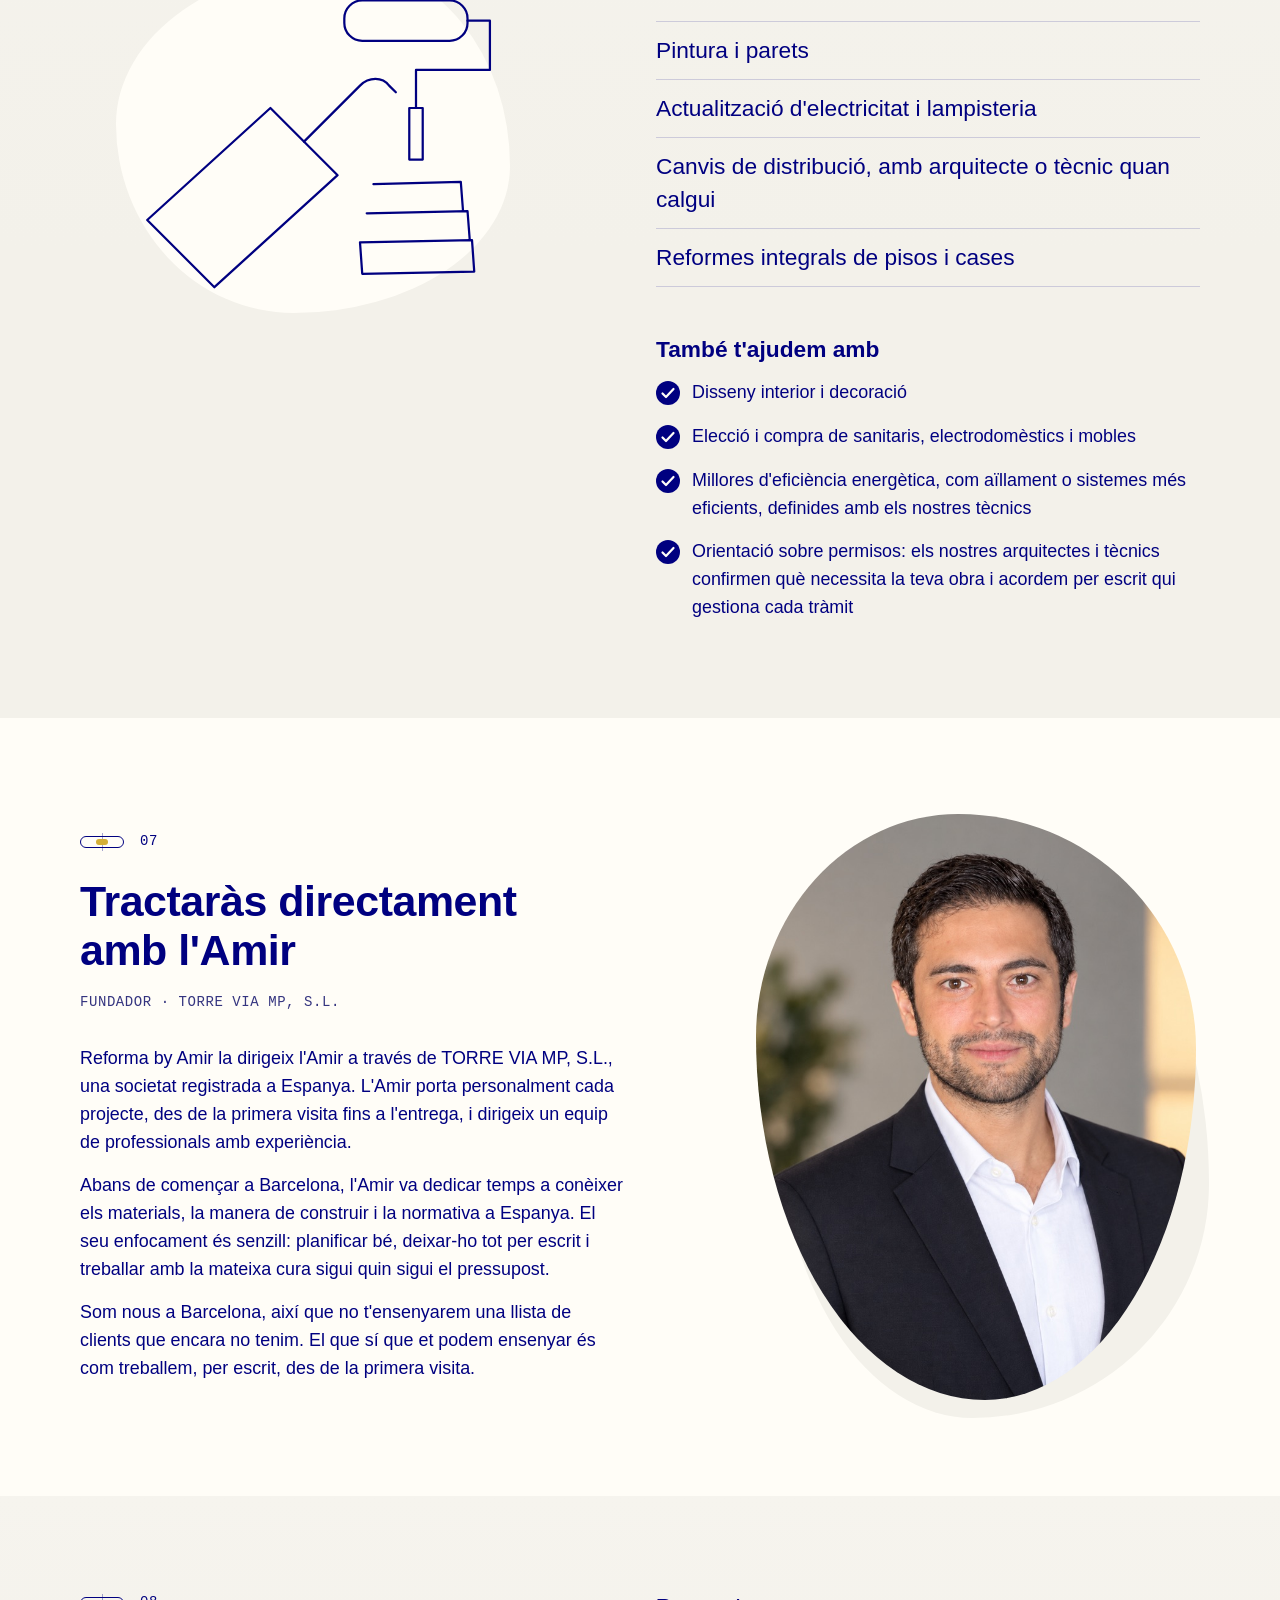
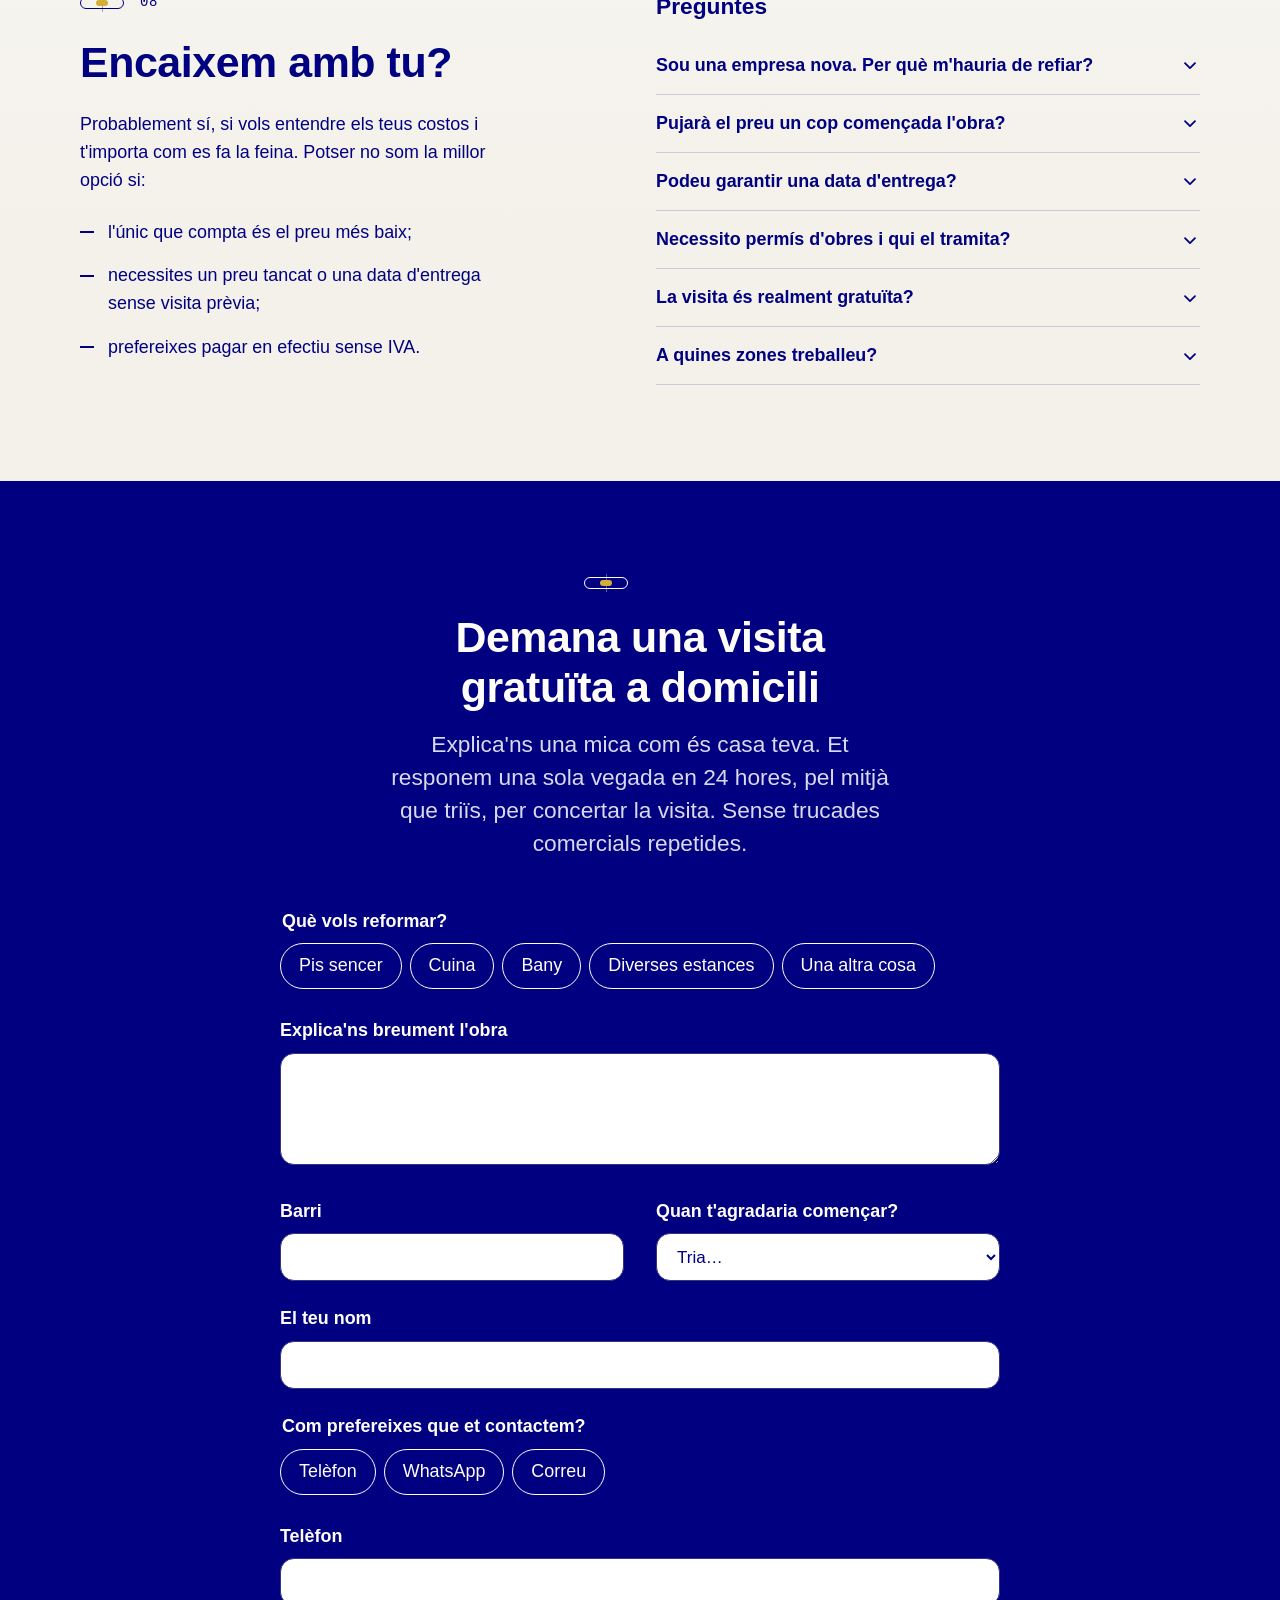
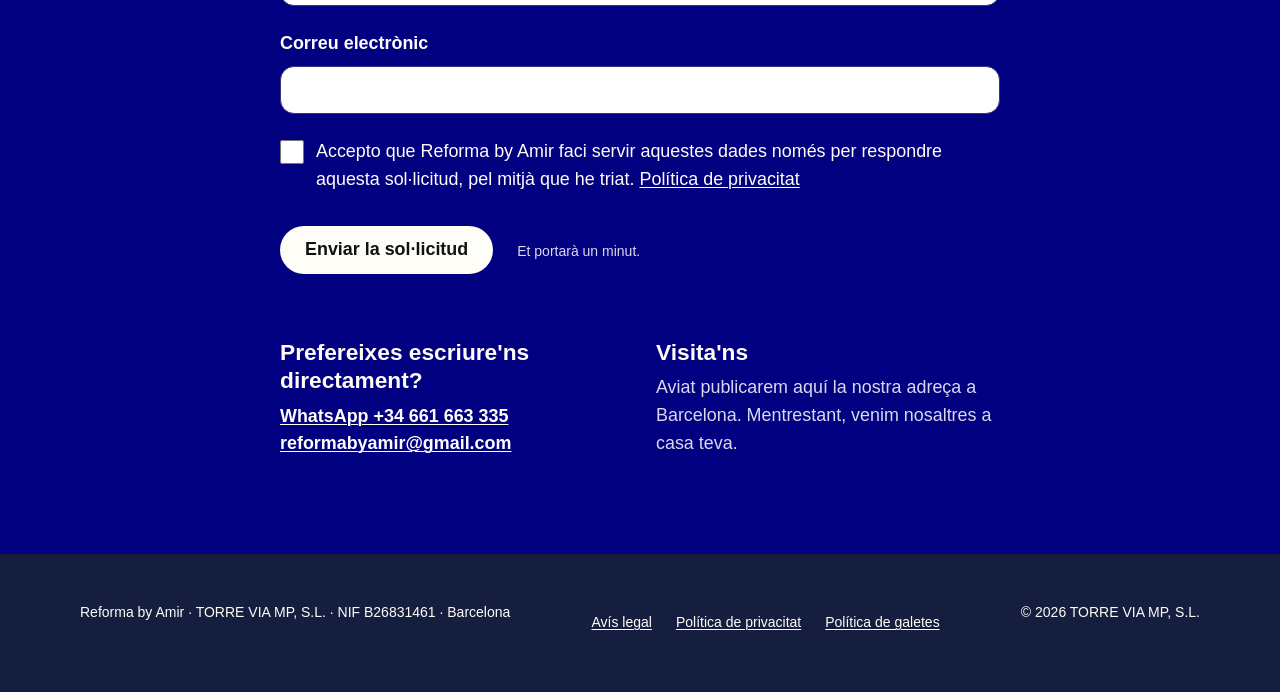
<file: ca.html>
<!doctype html>
<html lang="ca">
<head>
<meta charset="utf-8">
<meta name="viewport" content="width=device-width, initial-scale=1">
<title>Reforma by Amir | Reformes a Barcelona amb cada cost a la vista</title>
<meta name="description" content="Reformes de banys, cuines i pisos sencers a Barcelona. Visita gratuïta i pressupost detallat amb materials, mà d&#39;obra, impostos i el nostre marge. La mateixa cura amb qualsevol pressupost.">
<meta property="og:type" content="website">
<meta property="og:title" content="El teu pressupost decideix els materials. No la qualitat de la feina.">
<meta property="og:description" content="Reformes de banys, cuines i pisos sencers a Barcelona. Visita gratuïta i pressupost detallat amb materials, mà d&#39;obra, impostos i el nostre marge. La mateixa cura amb qualsevol pressupost.">
<meta property="og:locale" content="ca_ES">
<meta name="theme-color" content="#FFFDF7">
<link rel="alternate" hreflang="es" href="index.html">
<link rel="alternate" hreflang="ca" href="ca.html">
<link rel="alternate" hreflang="en" href="en.html">
<link rel="icon" href="assets/favicon.svg" type="image/svg+xml">
<link rel="stylesheet" href="styles/tokens.css">
<link rel="stylesheet" href="styles/base.css">
<link rel="stylesheet" href="styles/layout.css">
<link rel="stylesheet" href="styles/archetypes.css">
<link rel="stylesheet" href="styles/sections.css">
<script>document.documentElement.classList.add("js");</script>
</head>
<body>
<a class="skip-link" href="#main">Salta al contingut</a>

<header class="site-header">
  <div class="container header-inner">
    <a class="wordmark" href="ca.html#top"><span class="level" aria-hidden="true"></span>Reforma by Amir</a>
    <div class="header-actions">
      <nav class="nav nav-panel" id="nav-panel" aria-label="Menú">
        <ul class="nav-links">
          <li><a href="#S03-standard">El nostre estàndard</a></li>
          <li><a href="#S04-ledger">Preus</a></li>
          <li><a href="#S05-estimator">Calculadora</a></li>
          <li><a href="#S06-process">Com treballem</a></li>
          <li><a href="#S08-founder">Sobre l&#39;Amir</a></li>
        </ul>
        <ul class="lang" aria-label="Idioma">
          <li><a href="index.html" hreflang="es" lang="es">ES</a></li>
          <li><a href="ca.html" hreflang="ca" lang="ca" aria-current="page">CA</a></li>
          <li><a href="en.html" hreflang="en" lang="en">EN</a></li>
        </ul>
      </nav>
      <a class="btn btn-primary header-cta" href="#S10-request" data-cta="header">Demana una visita gratis</a>
      <button class="btn btn-secondary menu-toggle" type="button" aria-expanded="false" aria-controls="nav-panel">Menú</button>
    </div>
  </div>
</header>

<main id="main">

<!-- S01-hero -->
<section id="S01-hero" class="arch-split-hero" data-section="S01-hero" data-arch="split-hero" data-theme="cream" data-align="left" data-cols="6+5" data-density="low" aria-labelledby="h-s01">
  <div class="container grid" id="top">
    <div class="span-6 start-1">
      <p class="eyebrow"><span class="level" aria-hidden="true"></span>Reformes d&#39;habitatges a Barcelona</p>
      <h1 id="h-s01" data-focal>El teu pressupost decideix els materials. No la qualitat de la feina.</h1>
      <p class="lead">Materials econòmics, de gamma mitjana o prèmium: la mateixa preparació, protecció i acabat. I un pressupost que mostra cada cost, inclòs el nostre marge.</p>
      <a class="btn btn-primary" href="#S10-request" data-cta="hero">Demana una visita gratis</a>
    </div>
    <div class="span-5 start-8 hero-media" aria-hidden="true">
      <span class="blob"></span>
      <svg class="line-art" viewBox="0 0 440 360" role="presentation">
        <!-- tiled floor in perspective -->
        <path d="M20 300 L420 298"/>
        <path d="M34 336 C150 334 290 335 408 333"/>
        <path d="M70 300 L52 336 M140 299 L130 335 M210 299 L208 335 M280 299 L286 334 M350 298 L364 334"/>
        <!-- wall and skirting -->
        <path d="M40 298 L42 60 M398 297 L400 58"/>
        <path d="M42 282 C160 280 280 281 398 279"/>
        <!-- spirit level resting on skirting -->
        <rect x="96" y="238" width="250" height="40" rx="8"/>
        <rect x="192" y="248" width="58" height="20" rx="10"/>
        <path d="M221 244 L221 272"/>
        <ellipse class="bubble" cx="221" cy="258" rx="12" ry="6"/>
        <path d="M118 258 L150 258 M292 258 L324 258"/>
        <!-- window with light -->
        <path d="M250 90 L352 88 L354 206 L252 208 Z"/>
        <path d="M302 89 L303 207 M251 148 L353 147"/>
        <!-- plant -->
        <path d="M86 236 C86 206 90 190 100 176 M100 236 C104 214 116 200 130 192 M92 214 C78 204 70 196 66 184"/>
        <path d="M76 236 L124 236 L118 280 L82 280 Z"/>
      </svg>
    </div>
  </div>
</section>

<!-- S02-situation -->
<section id="S02-situation" class="section on-dark" data-section="S02-situation" data-arch="image-text-row" data-theme="navy" data-align="left" data-cols="5+6" data-density="medium" aria-labelledby="h-s02">
  <div class="container grid arch-row">
    <div class="span-5 start-1 row-media" aria-hidden="true">
      <span class="blob"></span>
      <svg class="line-art" viewBox="0 0 400 340" role="presentation">
        <!-- a doorway protected with sheeting, taped sockets -->
        <path d="M70 320 L70 60 C70 40 90 30 110 30 L210 30 C230 30 250 40 250 60 L250 320"/>
        <path d="M84 318 C100 250 92 180 104 110 C110 80 130 60 160 56 C190 60 212 80 220 118 C230 190 222 250 236 318"/>
        <path d="M110 150 C140 160 180 158 214 150 M104 220 C140 232 188 230 226 220"/>
        <rect x="292" y="190" width="54" height="72" rx="8"/>
        <path d="M288 212 L350 240 M288 240 L350 212"/>
        <path d="M20 320 L380 320"/>
        <path d="M280 320 C300 300 330 300 350 320"/>
      </svg>
    </div>
    <div class="span-6 start-7">
      <p class="eyebrow"><span class="level" aria-hidden="true"></span>01</p>
      <h2 id="h-s02">Reformar la casa on vius</h2>
      <p class="lead" style="margin-top:16px">Hi continuaràs vivint mentre treballem, així que importa tant com es porta l&#39;obra com el resultat final.</p>
      <p class="body-intro">Quan una reforma surt malament, poques vegades és per un sol gran error. L&#39;abast es va pactar de paraula i el preu va pujar. Va passar la data d&#39;entrega i ningú no va explicar per què. Costava localitzar l&#39;empresa. I al final, la qualitat depenia de qui hi hagués aquell dia a l&#39;obra.</p>
      <p>Hem organitzat la nostra manera de treballar per evitar justament això:</p>
      <ul class="checks" data-focal>
        <li>Un abast per escrit: què inclou i què no.</li>
        <li>Una planificació realista, amb novetats als moments acordats.</li>
        <li>Cap feina extra sense la teva aprovació per escrit i amb preu previ.</li>
        <li>El mateix nivell de cura, gastis el que gastis.</li>
      </ul>
      <a class="text-link" href="#S05-estimator">Calcula la teva reforma →</a>
    </div>
  </div>
</section>

<!-- S03-standard -->
<section id="S03-standard" class="section arch-three" data-section="S03-standard" data-arch="three-columns-checklist" data-theme="cream" data-align="left" data-cols="4+4+4/8" data-density="medium" aria-labelledby="h-s03">
  <div class="container">
    <div class="section-head">
      <p class="eyebrow"><span class="level" aria-hidden="true"></span>02</p>
      <h2 id="h-s03">Els materials canvien. La cura, no.</h2>
      <p class="lead">Tu tries els acabats que encaixen amb el teu pressupost. La nostra manera de preparar, instal·lar i rematar és sempre la mateixa.</p>
    </div>
    <ul class="levels">
      <li class="level-card"><h3>Econòmica</h3><p>Rajoles, terres i sanitaris de bona relació qualitat-preu, de gammes fiables.</p></li>
      <li class="level-card"><h3>Gamma mitjana</h3><p>Més opcions de materials, acabats i marques.</p></li>
      <li class="level-card"><h3>Prèmium</h3><p>Pedra natural, fusta massissa i aixetes de disseny.</p></li>
    </ul>
    <div class="grid">
      <div class="span-8 start-1 standard-box" data-focal>
        <p class="label"><span class="level" aria-hidden="true"></span>En totes tres:</p>
        <ul class="checks">
          <li>Superfícies preparades i anivellades abans de col·locar res</li>
          <li>Rajoles, terres i fusteria comprovats a nivell i alineats</li>
          <li>Portes, terres, endolls i superfícies existents protegits durant l&#39;obra</li>
          <li>Obra neta al final de cada jornada</li>
          <li>Cada ofici supervisat i cada detall revisat abans de l&#39;entrega</li>
        </ul>
        <p class="caption">L&#39;especificació exacta de casa teva s&#39;acorda al pressupost.</p>
      </div>
    </div>
  </div>
</section>

<!-- S04-ledger -->
<section id="S04-ledger" class="section" data-section="S04-ledger" data-arch="image-text-row-flipped" data-theme="raised" data-align="left" data-cols="6+5" data-density="medium" aria-labelledby="h-s04">
  <div class="container grid arch-row">
    <div class="span-6 start-1">
      <p class="eyebrow"><span class="level" aria-hidden="true"></span>03</p>
      <h2 id="h-s04">Mira exactament on van els teus diners</h2>
      <p class="lead" style="margin-top:16px">Cada pressupost que enviem divideix el preu en quatre línies. Sense partides tancades.</p>
      <h3>Si alguna cosa canvia</h3>
      <p>Els edificis antics poden amagar sorpreses: humitats, instal·lacions elèctriques velles, terres irregulars. Si trobem alguna cosa, t&#39;ho ensenyem, ho pressupostem per escrit i esperem la teva aprovació abans de fer-ho. El mateix si ets tu qui vol canviar alguna cosa.</p>
      <p>Els pagaments per fases queden fixats per escrit abans de començar.</p>
    </div>
    <div class="span-5 start-8">
      <div class="ledger" data-focal>
        <ol>
          <li><strong>Materials</strong><span>què s&#39;instal·la, amb marca i quantitat.</span></li>
          <li><strong>Mà d&#39;obra</strong><span>els oficis i el temps que necessita el teu projecte.</span></li>
          <li><strong>Impostos</strong><span>l&#39;IVA que correspon a la teva obra.</span></li>
          <li><strong>El nostre marge</strong><span>el que cobrem per gestionar i supervisar el teu projecte.</span></li>
        </ol>
        <div class="ledger-total"><span>El teu pressupost</span><span class="level" aria-hidden="true"></span></div>
        <p class="caption">Exemple de format. El teu pressupost detalla cada línia per al teu habitatge.</p>
      </div>
    </div>
  </div>
</section>

<!-- S05-estimator -->
<section id="S05-estimator" class="section" data-section="S05-estimator" data-arch="tool-split" data-theme="cream" data-align="left" data-cols="5+6" data-density="medium" aria-labelledby="h-s05">
  <div class="container">
    <div class="section-head">
      <p class="eyebrow"><span class="level" aria-hidden="true"></span>04</p>
      <h2 id="h-s05">Fes-te una primera idea del cost</h2>
      <p class="lead">Dues preguntes, tres franges orientatives. La xifra real arriba després de veure casa teva.</p>
    </div>
    <div class="grid arch-tool">
      <div class="span-5 start-1">
        <form id="est-form" class="est-form" novalidate>
          <fieldset>
            <legend>Què vols reformar?</legend>
            <div class="choice-row">
              <label class="choice"><input type="radio" name="est-type" value="full"><span>Pis sencer</span></label>
              <label class="choice"><input type="radio" name="est-type" value="kitchen"><span>Cuina</span></label>
              <label class="choice"><input type="radio" name="est-type" value="bath"><span>Bany</span></label>
              <label class="choice"><input type="radio" name="est-type" value="rooms"><span>Diverses estances</span></label>
            </div>
            <p class="field-error" id="est-type-error" hidden>Tria què vols reformar.</p>
          </fieldset>
          <div class="field size-field" id="est-size-field">
            <label for="est-size">Superfície aproximada (m²)</label>
            <input id="est-size" name="est-size" type="number" inputmode="numeric" min="10" max="400" step="1" aria-describedby="est-size-hint est-size-error">
            <p class="hint" id="est-size-hint">N&#39;hi ha prou amb una xifra aproximada.</p>
            <p class="field-error" id="est-size-error" hidden>Indica una superfície entre 10 i 400 m².</p>
          </div>
          <button class="btn btn-secondary" type="submit">Veure les meves franges</button>
        </form>
        <div class="est-drivers">
          <h3>Què fa variar el preu</h3>
          <p>L&#39;antiguitat de la instal·lació elèctrica i la lampisteria, els canvis de distribució, l&#39;estat de parets i terres, els permisos i l&#39;accés a l&#39;edifici.</p>
          <p class="caption">És una estimació orientativa basada en preus habituals de pisos a Barcelona, no un pressupost. El preu final surt d&#39;una visita gratuïta i un pressupost detallat per escrit.</p>
        </div>
      </div>
      <div class="span-6 start-7">
        <div class="est-result" id="est-output" tabindex="-1" aria-live="polite" data-focal>
          <span class="level" aria-hidden="true"></span>
          <p class="est-empty">Tria què vols reformar per veure tres franges orientatives: econòmica, gamma mitjana i prèmium.</p>
          <noscript>
            <h3>Franges orientatives habituals (IVA inclòs)</h3>
            <table class="est-static">
              <thead><tr><th></th><th>Econòmica</th><th>Gamma mitjana</th><th>Prèmium</th></tr></thead>
              <tbody>
                <tr><th>Bany</th><td>4.500–6.000 €</td><td>6.000–8.500 €</td><td>8.500–12.000 €</td></tr>
                <tr><th>Cuina</th><td>6.000–10.000 €</td><td>10.000–15.000 €</td><td>15.000–25.000 €</td></tr>
                <tr><th>Pis sencer</th><td>330–385 €/m²</td><td>440–770 €/m²</td><td>880–1.100 €/m²</td></tr>
                <tr><th>Diverses estances</th><td>250–290 €/m²</td><td>330–580 €/m²</td><td>660–825 €/m²</td></tr>
              </tbody>
            </table>
          </noscript>
        </div>
      </div>
    </div>
  </div>
</section>

<!-- S06-process -->
<section id="S06-process" class="section on-dark" data-section="S06-process" data-arch="steps-panel" data-theme="navy" data-align="left" data-cols="6+5" data-density="medium-high" aria-labelledby="h-s06">
  <div class="container">
    <div class="section-head">
      <p class="eyebrow"><span class="level" aria-hidden="true"></span>05</p>
      <h2 id="h-s06">Com es desenvolupa la teva reforma</h2>
      <p class="lead">Sis passos, des del teu primer missatge fins que et tornem casa teva.</p>
    </div>
    <div class="grid arch-steps">
      <ol class="steps span-6 start-1" data-focal>
        <li><h3>La teva sol·licitud</h3><p>Explica&#39;ns breument què tens en ment. Et responem en 24 hores per telèfon, WhatsApp o correu, com hagis triat.</p></li>
        <li><h3>Visita gratuïta</h3><p>Veiem l&#39;espai, en comprovem l&#39;estat i escoltem el que vols. Sense compromís.</p></li>
        <li><h3>Pressupost detallat i abast per escrit</h3><p>Materials, mà d&#39;obra, impostos i el nostre marge; què inclou i què no; i una planificació realista.</p></li>
        <li><h3>Abans de començar</h3><p>Acordem la planificació, els pagaments per fases i com et mantindrem informat. Si la teva obra necessita permís, et diem quin i acordem per escrit qui el tramita.</p></li>
        <li><h3>Durant l&#39;obra</h3><p>Proteccions col·locades, neteja diària i novetats als moments acordats. Qualsevol canvi es pressuposta i l&#39;aproves per escrit abans.</p></li>
        <li><h3>Acabat i entrega</h3><p>Revisem cada detall amb tu, tanquem els punts pendents, netegem a fons i et lliurem la casa a punt per viure-hi.</p></li>
      </ol>
      <aside class="guest-panel span-5 start-8" aria-labelledby="h-guest">
        <h3 id="h-guest">Mentre som a casa teva</h3>
        <ul class="checks">
          <li>Terres, portes i mobles coberts abans de començar</li>
          <li>Endolls i interruptors protegits</li>
          <li>Eines i materials en zones acordades</li>
          <li>Pols controlada i obra neta cada jornada</li>
        </ul>
      </aside>
    </div>
  </div>
</section>

<!-- S07-services -->
<section id="S07-services" class="section" data-section="S07-services" data-arch="image-text-row" data-theme="raised" data-align="left" data-cols="5+6" data-density="medium" aria-labelledby="h-s07">
  <div class="container grid arch-row">
    <div class="span-5 start-1 row-media" aria-hidden="true">
      <span class="blob"></span>
      <svg class="line-art" viewBox="0 0 400 340" role="presentation" style="color:var(--c-navy)">
        <!-- trowel, tile stack, paint roller -->
        <path d="M60 250 L170 150 L230 210 L120 310 Z"/>
        <path d="M200 180 L250 130 C258 122 270 122 276 130 L282 136"/>
        <path d="M250 270 L350 268 L352 296 L252 298 Z M256 244 L346 242 L348 268 M262 218 L340 216 L342 242"/>
        <rect x="236" y="54" width="110" height="36" rx="16"/>
        <path d="M346 72 L366 72 L366 116 L300 116 L300 150"/>
        <path d="M294 150 L306 150 L306 196 L294 196 Z"/>
      </svg>
    </div>
    <div class="span-6 start-7">
      <p class="eyebrow"><span class="level" aria-hidden="true"></span>06</p>
      <h2 id="h-s07">Què podem fer a casa teva</h2>
      <p class="lead" style="margin:16px 0 32px">D&#39;una sola estança al pis sencer, coordinat per un sol equip.</p>
      <ul class="service-list" data-focal>
        <li>Banys</li>
        <li>Cuines</li>
        <li>Terres</li>
        <li>Pintura i parets</li>
        <li>Actualització d&#39;electricitat i lampisteria</li>
        <li>Canvis de distribució, amb arquitecte o tècnic quan calgui</li>
        <li>Reformes integrals de pisos i cases</li>
      </ul>
      <h3>També t&#39;ajudem amb</h3>
      <ul class="checks">
        <li>Disseny interior i decoració</li>
        <li>Elecció i compra de sanitaris, electrodomèstics i mobles</li>
        <li>Millores d&#39;eficiència energètica, com aïllament o sistemes més eficients, definides amb els nostres tècnics</li>
        <li>Orientació sobre permisos: els nostres arquitectes i tècnics confirmen què necessita la teva obra i acordem per escrit qui gestiona cada tràmit</li>
      </ul>
    </div>
  </div>
</section>

<!-- S08-founder -->
<section id="S08-founder" class="section" data-section="S08-founder" data-arch="image-text-row-flipped" data-theme="cream" data-align="left" data-cols="6+5" data-density="low" aria-labelledby="h-s08">
  <div class="container grid arch-row">
    <div class="span-6 start-1">
      <p class="eyebrow"><span class="level" aria-hidden="true"></span>07</p>
      <h2 id="h-s08">Tractaràs directament amb l&#39;Amir</h2>
      <p class="name-line">Fundador · TORRE VIA MP, S.L.</p>
      <p>Reforma by Amir la dirigeix l&#39;Amir a través de TORRE VIA MP, S.L., una societat registrada a Espanya. L&#39;Amir porta personalment cada projecte, des de la primera visita fins a l&#39;entrega, i dirigeix un equip de professionals amb experiència.</p>
      <p>Abans de començar a Barcelona, l&#39;Amir va dedicar temps a conèixer els materials, la manera de construir i la normativa a Espanya. El seu enfocament és senzill: planificar bé, deixar-ho tot per escrit i treballar amb la mateixa cura sigui quin sigui el pressupost.</p>
      <p>Som nous a Barcelona, així que no t&#39;ensenyarem una llista de clients que encara no tenim. El que sí que et podem ensenyar és com treballem, per escrit, des de la primera visita.</p>
    </div>
    <div class="span-5 start-8 row-media portrait">
      <span class="blob" aria-hidden="true"></span>
      <img src="assets/amir.jpg" width="720" height="960" alt="L&#39;Amir, fundador de Reforma by Amir" loading="lazy" decoding="async" data-focal>
    </div>
  </div>
</section>

<!-- S09-questions -->
<section id="S09-questions" class="section" data-section="S09-questions" data-arch="fit-accordion" data-theme="raised" data-align="left" data-cols="4+7" data-density="medium" aria-labelledby="h-s09">
  <div class="container grid arch-fit-acc">
    <div class="span-5 start-1">
      <p class="eyebrow"><span class="level" aria-hidden="true"></span>08</p>
      <h2 id="h-s09">Encaixem amb tu?</h2>
      <p style="margin-top:24px">Probablement sí, si vols entendre els teus costos i t&#39;importa com es fa la feina. Potser no som la millor opció si:</p>
      <ul class="fit-list">
        <li>l&#39;únic que compta és el preu més baix;</li>
        <li>necessites un preu tancat o una data d&#39;entrega sense visita prèvia;</li>
        <li>prefereixes pagar en efectiu sense IVA.</li>
      </ul>
    </div>
    <div class="span-6 start-7" data-focal>
      <h3>Preguntes</h3>
      <div class="t-acc" data-open="false">
        <button class="t-acc-head" type="button" aria-expanded="false" aria-controls="faq-0" id="faq-h-0">
          Sou una empresa nova. Per què m&#39;hauria de refiar?
          <span class="t-acc-chevron" aria-hidden="true"><svg viewBox="0 0 16 16"><path d="M4 6.5L8 10.5L12 6.5"/></svg></span>
        </button>
        <div class="t-acc-panel" id="faq-0" role="region" aria-labelledby="faq-h-0"><div class="t-acc-panel-inner"><div><p>Perquè no cal que et refiïs de la nostra paraula. Rebràs un abast per escrit, un pressupost detallat que inclou el nostre marge, els pagaments per fases acordats per endavant i cap feina extra sense la teva aprovació per escrit. Pots valorar-ho tot abans de comprometre&#39;t a res.</p></div></div></div>
      </div>
      <div class="t-acc" data-open="false">
        <button class="t-acc-head" type="button" aria-expanded="false" aria-controls="faq-1" id="faq-h-1">
          Pujarà el preu un cop començada l&#39;obra?
          <span class="t-acc-chevron" aria-hidden="true"><svg viewBox="0 0 16 16"><path d="M4 6.5L8 10.5L12 6.5"/></svg></span>
        </button>
        <div class="t-acc-panel" id="faq-1" role="region" aria-labelledby="faq-h-1"><div class="t-acc-panel-inner"><div><p>Només si alguna cosa canvia, i mai sense la teva aprovació. Si trobem un problema amagat o demanes alguna cosa diferent, ho pressupostem per escrit i esperem el teu vistiplau.</p></div></div></div>
      </div>
      <div class="t-acc" data-open="false">
        <button class="t-acc-head" type="button" aria-expanded="false" aria-controls="faq-2" id="faq-h-2">
          Podeu garantir una data d&#39;entrega?
          <span class="t-acc-chevron" aria-hidden="true"><svg viewBox="0 0 16 16"><path d="M4 6.5L8 10.5L12 6.5"/></svg></span>
        </button>
        <div class="t-acc-panel" id="faq-2" role="region" aria-labelledby="faq-h-2"><div class="t-acc-panel-inner"><div><p>Et donem una planificació realista segons el teu habitatge i t&#39;informem de com avança. No prometem una data absoluta, perquè els imprevistos, les entregues de material o els canvis la poden afectar. Si alguna cosa es mou, t&#39;avisem aviat i t&#39;expliquem per què.</p></div></div></div>
      </div>
      <div class="t-acc" data-open="false">
        <button class="t-acc-head" type="button" aria-expanded="false" aria-controls="faq-3" id="faq-h-3">
          Necessito permís d&#39;obres i qui el tramita?
          <span class="t-acc-chevron" aria-hidden="true"><svg viewBox="0 0 16 16"><path d="M4 6.5L8 10.5L12 6.5"/></svg></span>
        </button>
        <div class="t-acc-panel" id="faq-3" role="region" aria-labelledby="faq-h-3"><div class="t-acc-panel-inner"><div><p>Depèn de l&#39;obra. A Barcelona, les actualitzacions senzilles solen requerir només una comunicació a l&#39;Ajuntament, mentre que els canvis de distribució o d&#39;estructura en necessiten més. Els nostres arquitectes i tècnics confirmen què s&#39;aplica al teu projecte i acordem per escrit qui s&#39;encarrega de cada pas.</p></div></div></div>
      </div>
      <div class="t-acc" data-open="false">
        <button class="t-acc-head" type="button" aria-expanded="false" aria-controls="faq-4" id="faq-h-4">
          La visita és realment gratuïta?
          <span class="t-acc-chevron" aria-hidden="true"><svg viewBox="0 0 16 16"><path d="M4 6.5L8 10.5L12 6.5"/></svg></span>
        </button>
        <div class="t-acc-panel" id="faq-4" role="region" aria-labelledby="faq-h-4"><div class="t-acc-panel-inner"><div><p>Sí, i sense compromís. Després de la visita reps un pressupost per escrit. Si decideixes no tirar endavant, cap problema, i no et trucarem una vegada i una altra.</p></div></div></div>
      </div>
      <div class="t-acc" data-open="false">
        <button class="t-acc-head" type="button" aria-expanded="false" aria-controls="faq-5" id="faq-h-5">
          A quines zones treballeu?
          <span class="t-acc-chevron" aria-hidden="true"><svg viewBox="0 0 16 16"><path d="M4 6.5L8 10.5L12 6.5"/></svg></span>
        </button>
        <div class="t-acc-panel" id="faq-5" role="region" aria-labelledby="faq-h-5"><div class="t-acc-panel-inner"><div><p>Només a Barcelona. Ens centrem al Putxet i el Farró, Gràcia i Sant Gervasi, i treballem a tota la ciutat.</p></div></div></div>
      </div>
    </div>
  </div>
</section>

<!-- S10-request -->
<section id="S10-request" class="section on-dark arch-closing" data-section="S10-request" data-arch="full-colour-closing" data-theme="navy" data-align="center-head" data-cols="8" data-density="medium" aria-labelledby="h-s10">
  <div class="container">
    <div class="section-head">
      <p class="eyebrow" style="justify-content:center"><span class="level" aria-hidden="true"></span></p>
      <h2 id="h-s10">Demana una visita gratuïta a domicili</h2>
      <p class="lead">Explica&#39;ns una mica com és casa teva. Et responem una sola vegada en 24 hores, pel mitjà que triïs, per concertar la visita. Sense trucades comercials repetides.</p>
    </div>

    <form id="request-form" class="req-form" method="POST" action="https://formsubmit.co/reformabyamir@gmail.com" data-ajax="https://formsubmit.co/ajax/reformabyamir@gmail.com" novalidate data-focal>
      <input type="hidden" name="_subject" value="Nova sol·licitud de visita (CA) — Reforma by Amir">
      <input type="hidden" name="_template" value="table">
      <input type="hidden" name="language" value="ca">
      <input type="hidden" name="utm_source" value="">
      <input type="hidden" name="utm_campaign" value="">
      <input type="text" name="_honey" class="hp" tabindex="-1" autocomplete="off" aria-hidden="true">

      <fieldset>
        <legend>Què vols reformar?</legend>
        <div class="choice-row">
          <label class="choice"><input type="radio" name="renovation_type" value="Pis sencer" required><span>Pis sencer</span></label>
          <label class="choice"><input type="radio" name="renovation_type" value="Cuina" required><span>Cuina</span></label>
          <label class="choice"><input type="radio" name="renovation_type" value="Bany" required><span>Bany</span></label>
          <label class="choice"><input type="radio" name="renovation_type" value="Diverses estances" required><span>Diverses estances</span></label>
          <label class="choice"><input type="radio" name="renovation_type" value="Una altra cosa" required><span>Una altra cosa</span></label>
        </div>
        <p class="field-error" id="err-renovation_type" hidden></p>
      </fieldset>

      <div class="field">
        <label for="f-desc">Explica&#39;ns breument l&#39;obra</label>
        <textarea id="f-desc" name="description" required aria-describedby="err-description"></textarea>
        <p class="field-error" id="err-description" hidden></p>
      </div>

      <div class="grid" style="row-gap:0">
        <div class="field span-6">
          <label for="f-neigh">Barri</label>
          <input id="f-neigh" name="neighbourhood" type="text" autocomplete="address-level3" required aria-describedby="err-neighbourhood">
          <p class="field-error" id="err-neighbourhood" hidden></p>
        </div>
        <div class="field span-6">
          <label for="f-timing">Quan t&#39;agradaria començar?</label>
          <select id="f-timing" name="start_timing" required aria-describedby="err-start_timing">
            <option value="">Tria…</option>
            <option>Com més aviat millor</option>
            <option>D&#39;aquí a 1–3 mesos</option>
            <option>D&#39;aquí a 3–6 mesos</option>
            <option>Encara no ho sé</option>
          </select>
          <p class="field-error" id="err-start_timing" hidden></p>
        </div>
      </div>

      <div class="field">
        <label for="f-name">El teu nom</label>
        <input id="f-name" name="name" type="text" autocomplete="name" required aria-describedby="err-name">
        <p class="field-error" id="err-name" hidden></p>
      </div>

      <fieldset>
        <legend>Com prefereixes que et contactem?</legend>
        <div class="choice-row">
          <label class="choice"><input type="radio" name="contact_method" value="Phone" data-label="telèfon" required><span>Telèfon</span></label>
          <label class="choice"><input type="radio" name="contact_method" value="WhatsApp" data-label="WhatsApp" required><span>WhatsApp</span></label>
          <label class="choice"><input type="radio" name="contact_method" value="Email" data-label="correu" required><span>Correu</span></label>
        </div>
        <p class="field-error" id="err-contact_method" hidden></p>
      </fieldset>

      <div class="field" id="f-phone-wrap">
        <label for="f-phone">Telèfon</label>
        <input id="f-phone" name="phone" type="tel" autocomplete="tel" inputmode="tel" aria-describedby="err-phone">
        <p class="field-error" id="err-phone" hidden></p>
      </div>
      <div class="field" id="f-email-wrap">
        <label for="f-email">Correu electrònic</label>
        <input id="f-email" name="email" type="email" autocomplete="email" aria-describedby="err-email">
        <p class="field-error" id="err-email" hidden></p>
      </div>

      <div class="field check-field" id="f-estimate-wrap" hidden>
        <input id="f-estimate" name="include_estimate" type="checkbox">
        <label for="f-estimate">Incloure la meva estimació</label>
      </div>

      <div class="field">
        <div class="check-field">
          <input id="f-consent" name="consent" type="checkbox" value="yes" required aria-describedby="err-consent">
          <label for="f-consent">Accepto que Reforma by Amir faci servir aquestes dades només per respondre aquesta sol·licitud, pel mitjà que he triat. <a href="privacidad.html#ca">Política de privacitat</a></label>
        </div>
        <p class="field-error" id="err-consent" hidden></p>
      </div>

      <div class="submit-row">
        <button class="btn btn-primary" type="submit">Enviar la sol·licitud</button>
        <span class="hint">Et portarà un minut.</span>
      </div>
      <div id="form-status" class="form-status" role="status" tabindex="-1" hidden></div>
    </form>

    <div class="alt-contact">
      <div>
        <h3>Prefereixes escriure&#39;ns directament?</h3>
        <p><a href="https://wa.me/34661663335">WhatsApp +34 661 663 335</a><br><a href="mailto:reformabyamir@gmail.com">reformabyamir@gmail.com</a></p>
      </div>
      <div>
        <h3>Visita&#39;ns</h3>
        <p>Aviat publicarem aquí la nostra adreça a Barcelona. Mentrestant, venim nosaltres a casa teva.</p>
      </div>
    </div>
  </div>
</section>

</main>

<footer class="site-footer">
  <div class="container footer-inner">
    <p>Reforma by Amir · TORRE VIA MP, S.L. · NIF B26831461 · Barcelona</p>
    <ul>
      <li><a href="aviso-legal.html#ca">Avís legal</a></li>
      <li><a href="privacidad.html#ca">Política de privacitat</a></li>
      <li><a href="cookies.html#ca">Política de galetes</a></li>
    </ul>
    <p>© 2026 TORRE VIA MP, S.L.</p>
  </div>
</footer>

<script>window.RBA_I18N = {"menuOpen":"Menú","menuClose":"Tancar","types":{"full":"pis sencer","kitchen":"cuina","bath":"bany","rooms":"diverses estances"},"tiers":["Econòmica","Gamma mitjana","Prèmium"],"resultHeading":"Franges orientatives per a {type}, {size} m²","resultHeadingNoSize":"Franges orientatives per a {type}","duration":"Durada aproximada: {a}–{b} setmanes","vat":"IVA inclòs","cta":"Demana una visita gratis","ctaHint":"Afegim la teva estimació a la sol·licitud.","sending":"Enviant…","success":"Gràcies, {name}. Hem rebut la teva sol·licitud. Et respondrem en 24 hores per {method}.","error":"No s'ha pogut enviar la sol·licitud. Torna-ho a provar o escriu-nos per WhatsApp al <a href=\"https://wa.me/34661663335\">+34 661 663 335</a>.","err":{"type":"Tria què vols reformar.","description":"Explica'ns breument l'obra.","neighbourhood":"Indica'ns el teu barri.","timing":"Indica'ns quan t'agradaria començar.","name":"Indica'ns el teu nom.","method":"Tria com prefereixes que et contactem.","phone":"Introdueix un telèfon on et puguem localitzar.","email":"Introdueix un correu vàlid.","consent":"Confirma que podem fer servir les teves dades per respondre't."},"locale":"ca-ES"};</script>
<script src="scripts/main.js" defer></script>
</body>
</html>
</file>
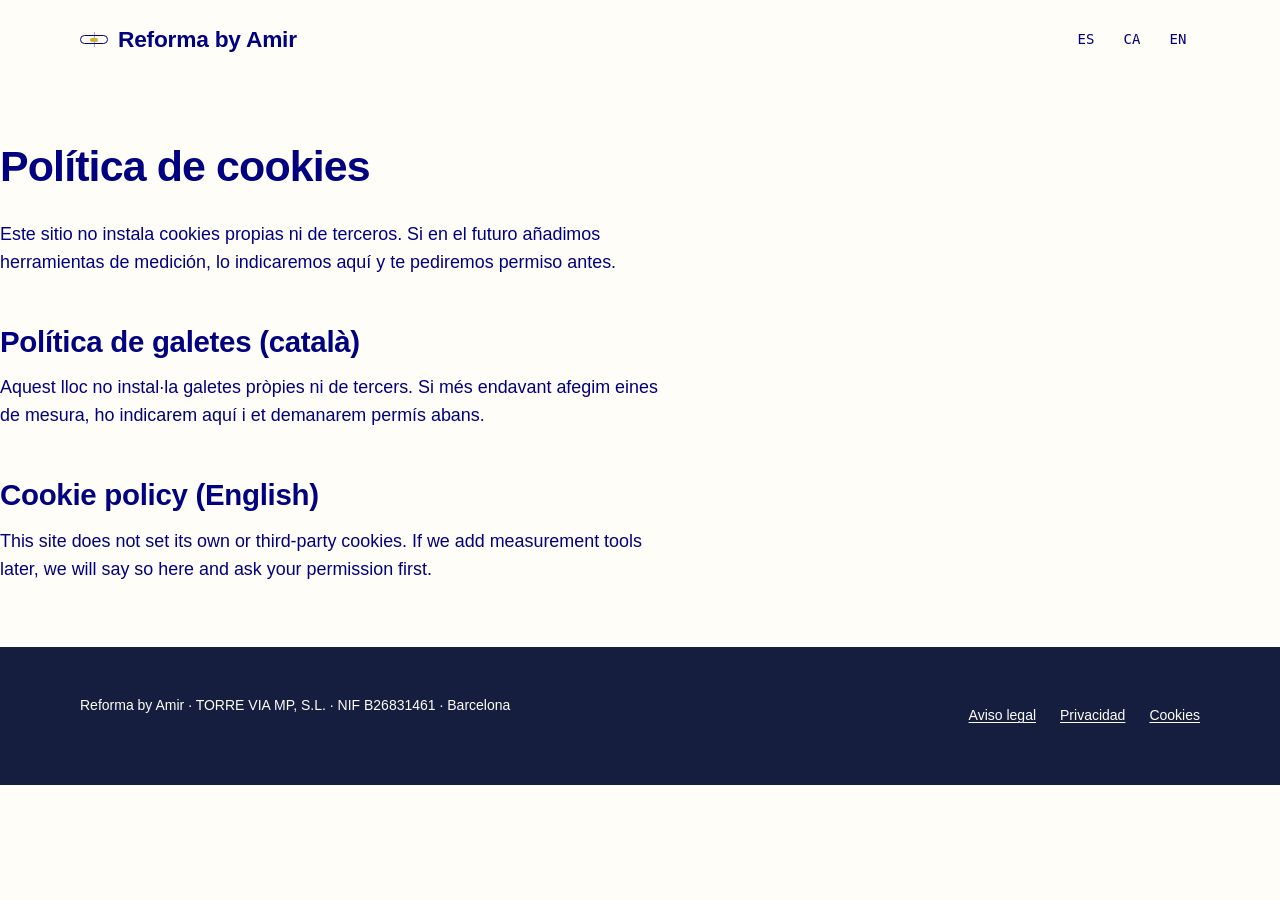
<file: cookies.html>
<!doctype html>
<html lang="es">
<head>
<meta charset="utf-8">
<meta name="viewport" content="width=device-width, initial-scale=1">
<title>Política de cookies · Reforma by Amir</title>
<meta name="robots" content="noindex">
<link rel="icon" href="assets/favicon.svg" type="image/svg+xml">
<link rel="stylesheet" href="styles/tokens.css">
<link rel="stylesheet" href="styles/base.css">
<link rel="stylesheet" href="styles/layout.css">
<link rel="stylesheet" href="styles/sections.css">
</head>
<body>
<header class="site-header"><div class="container header-inner"><a class="wordmark" href="index.html"><span class="level" aria-hidden="true"></span>Reforma by Amir</a><ul class="lang"><li><a href="index.html">ES</a></li><li><a href="ca.html">CA</a></li><li><a href="en.html">EN</a></li></ul></div></header>
<main class="legal container">
<h1>Política de cookies</h1>
<p>Este sitio no instala cookies propias ni de terceros. Si en el futuro añadimos herramientas de medición, lo indicaremos aquí y te pediremos permiso antes.</p>
<h2 id="ca" lang="ca">Política de galetes (català)</h2>
<p lang="ca">Aquest lloc no instal·la galetes pròpies ni de tercers. Si més endavant afegim eines de mesura, ho indicarem aquí i et demanarem permís abans.</p>
<h2 id="en" lang="en">Cookie policy (English)</h2>
<p lang="en">This site does not set its own or third-party cookies. If we add measurement tools later, we will say so here and ask your permission first.</p>
</main>
<footer class="site-footer"><div class="container footer-inner"><p>Reforma by Amir · TORRE VIA MP, S.L. · NIF B26831461 · Barcelona</p><ul><li><a href="aviso-legal.html">Aviso legal</a></li><li><a href="privacidad.html">Privacidad</a></li><li><a href="cookies.html">Cookies</a></li></ul></div></footer>
</body>
</html>
</file>
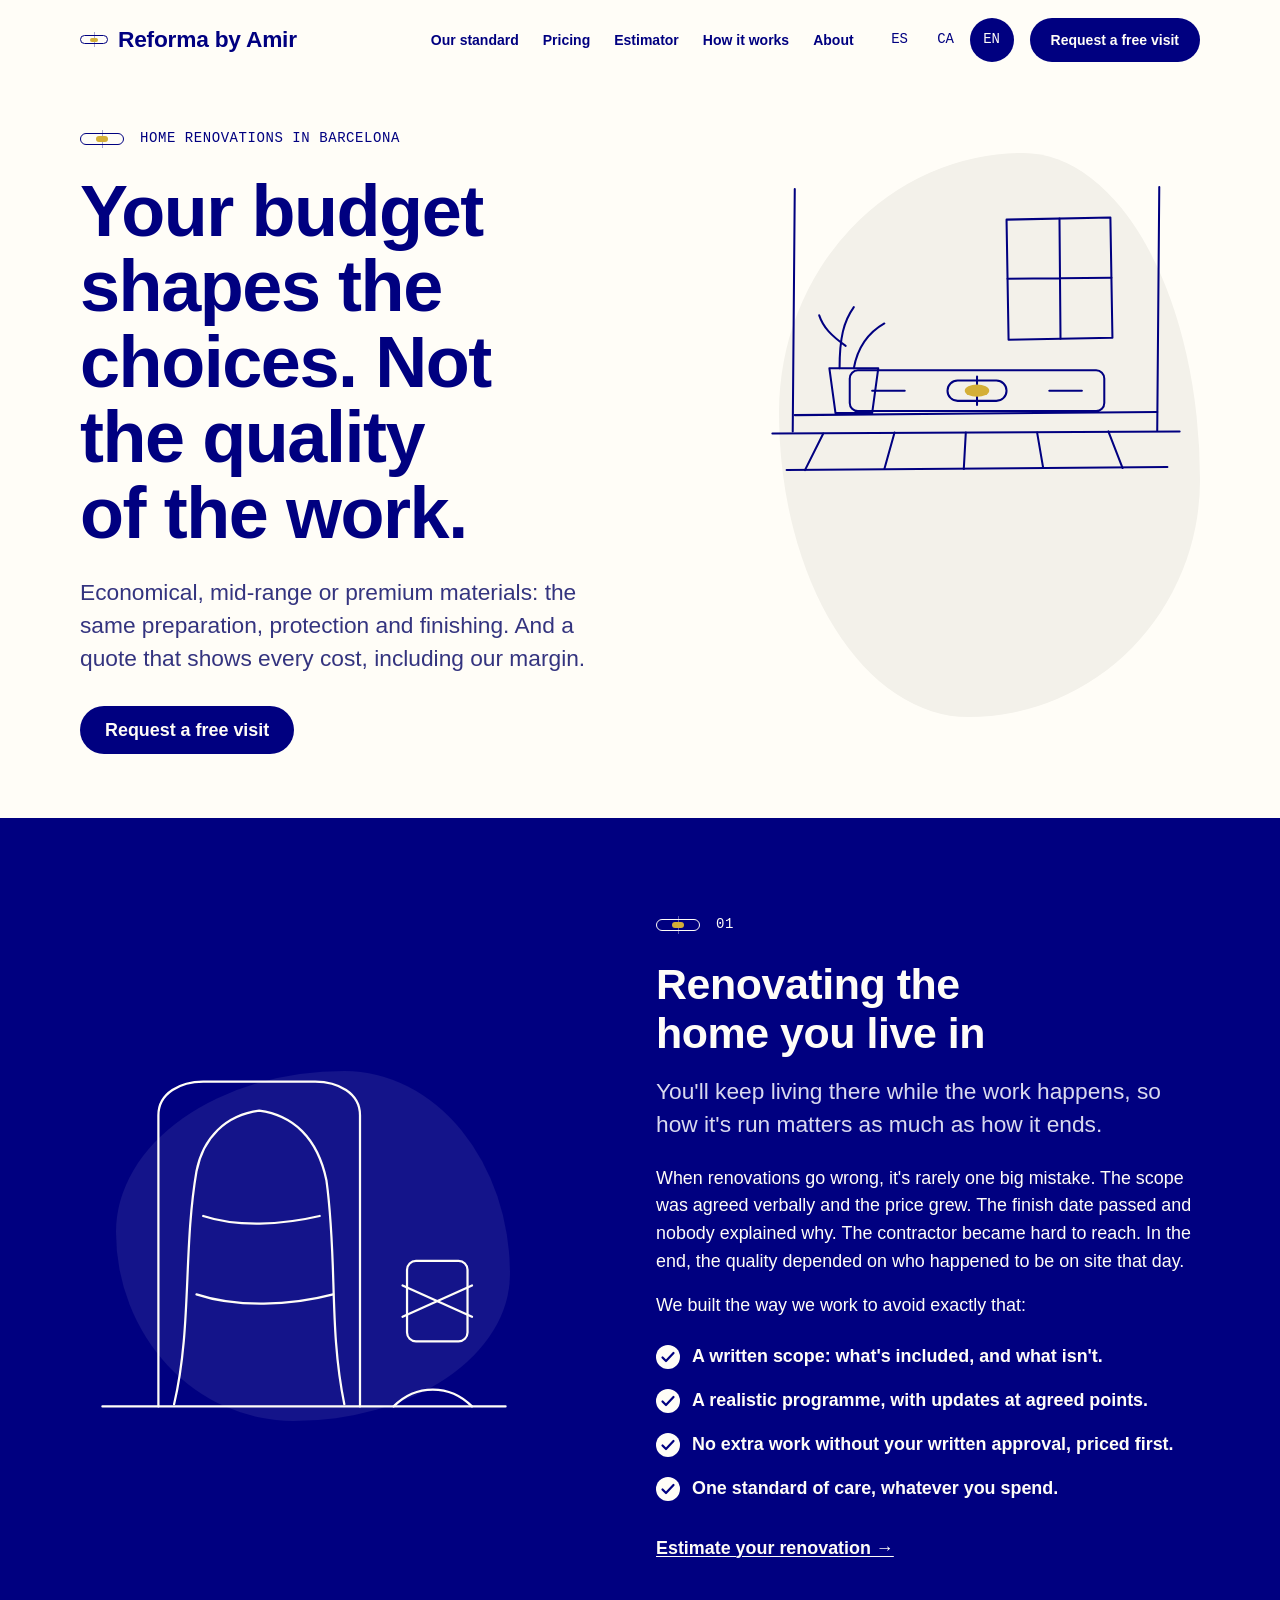
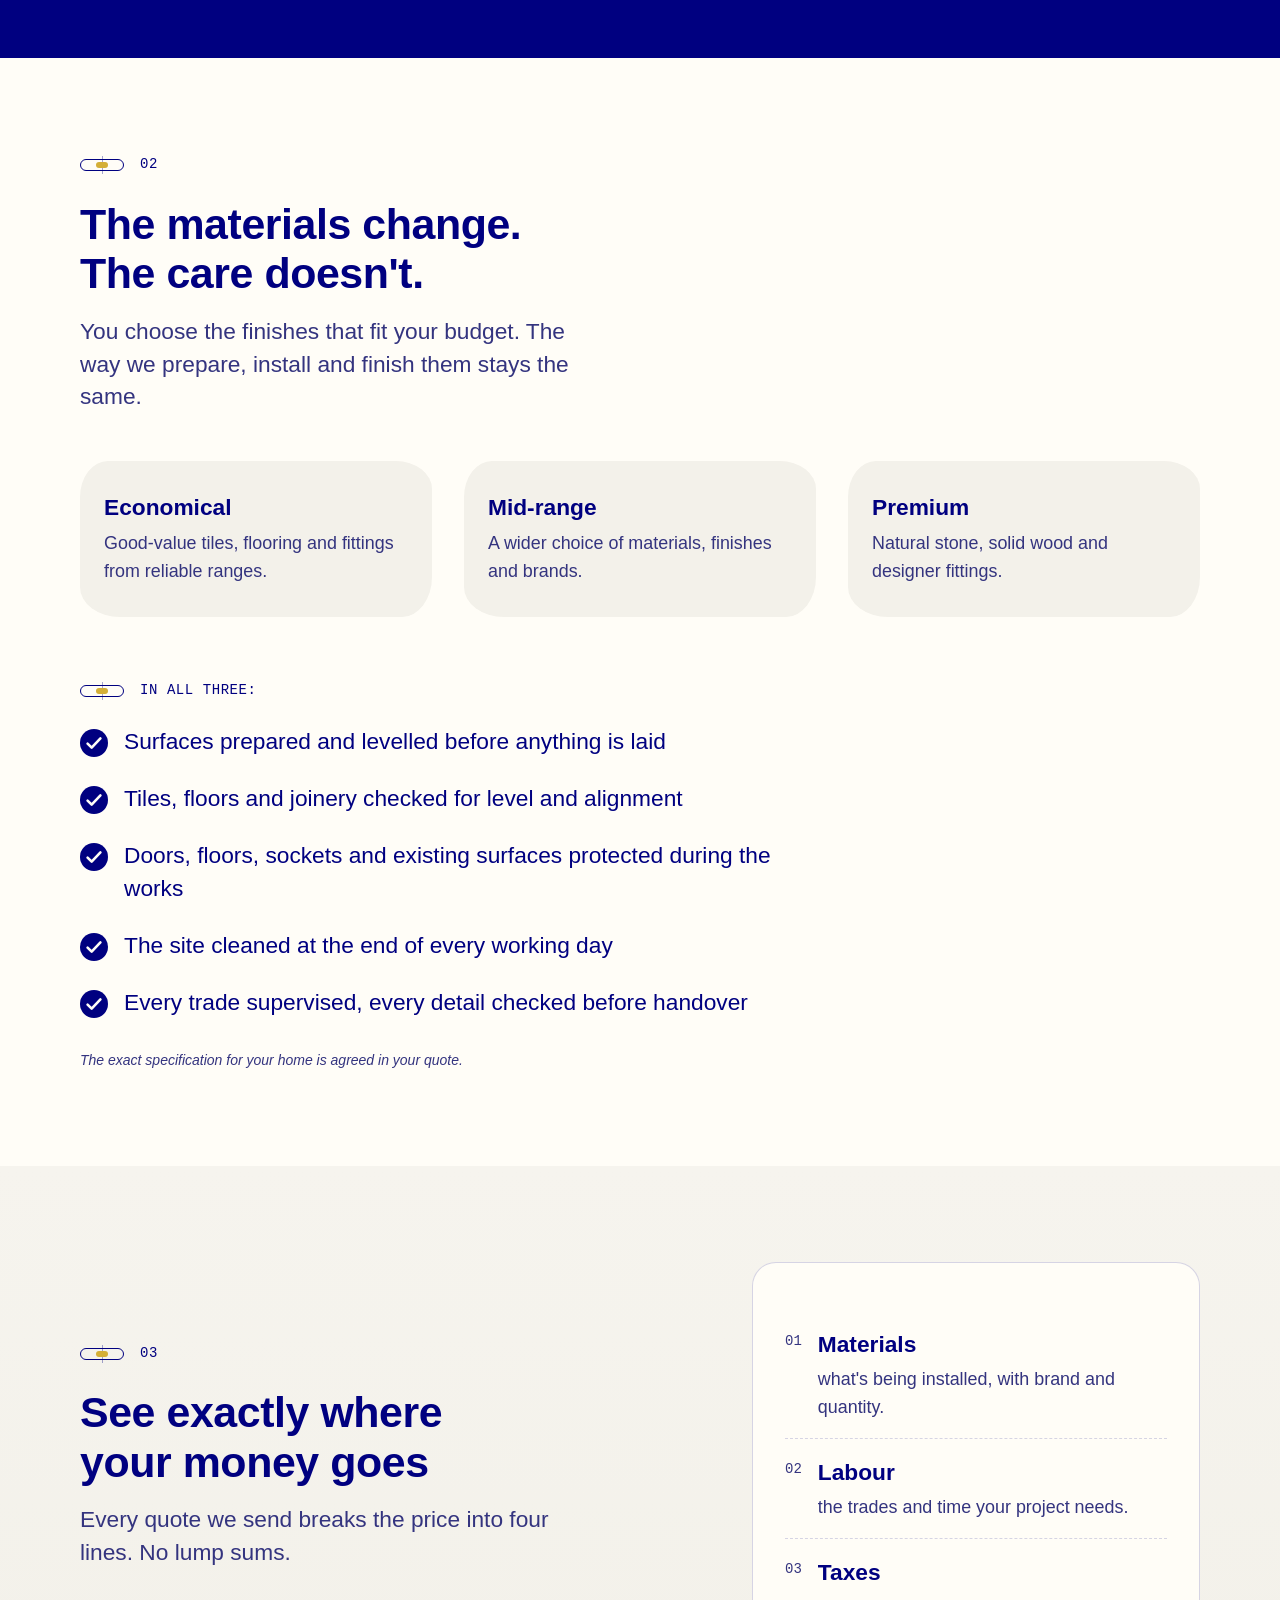
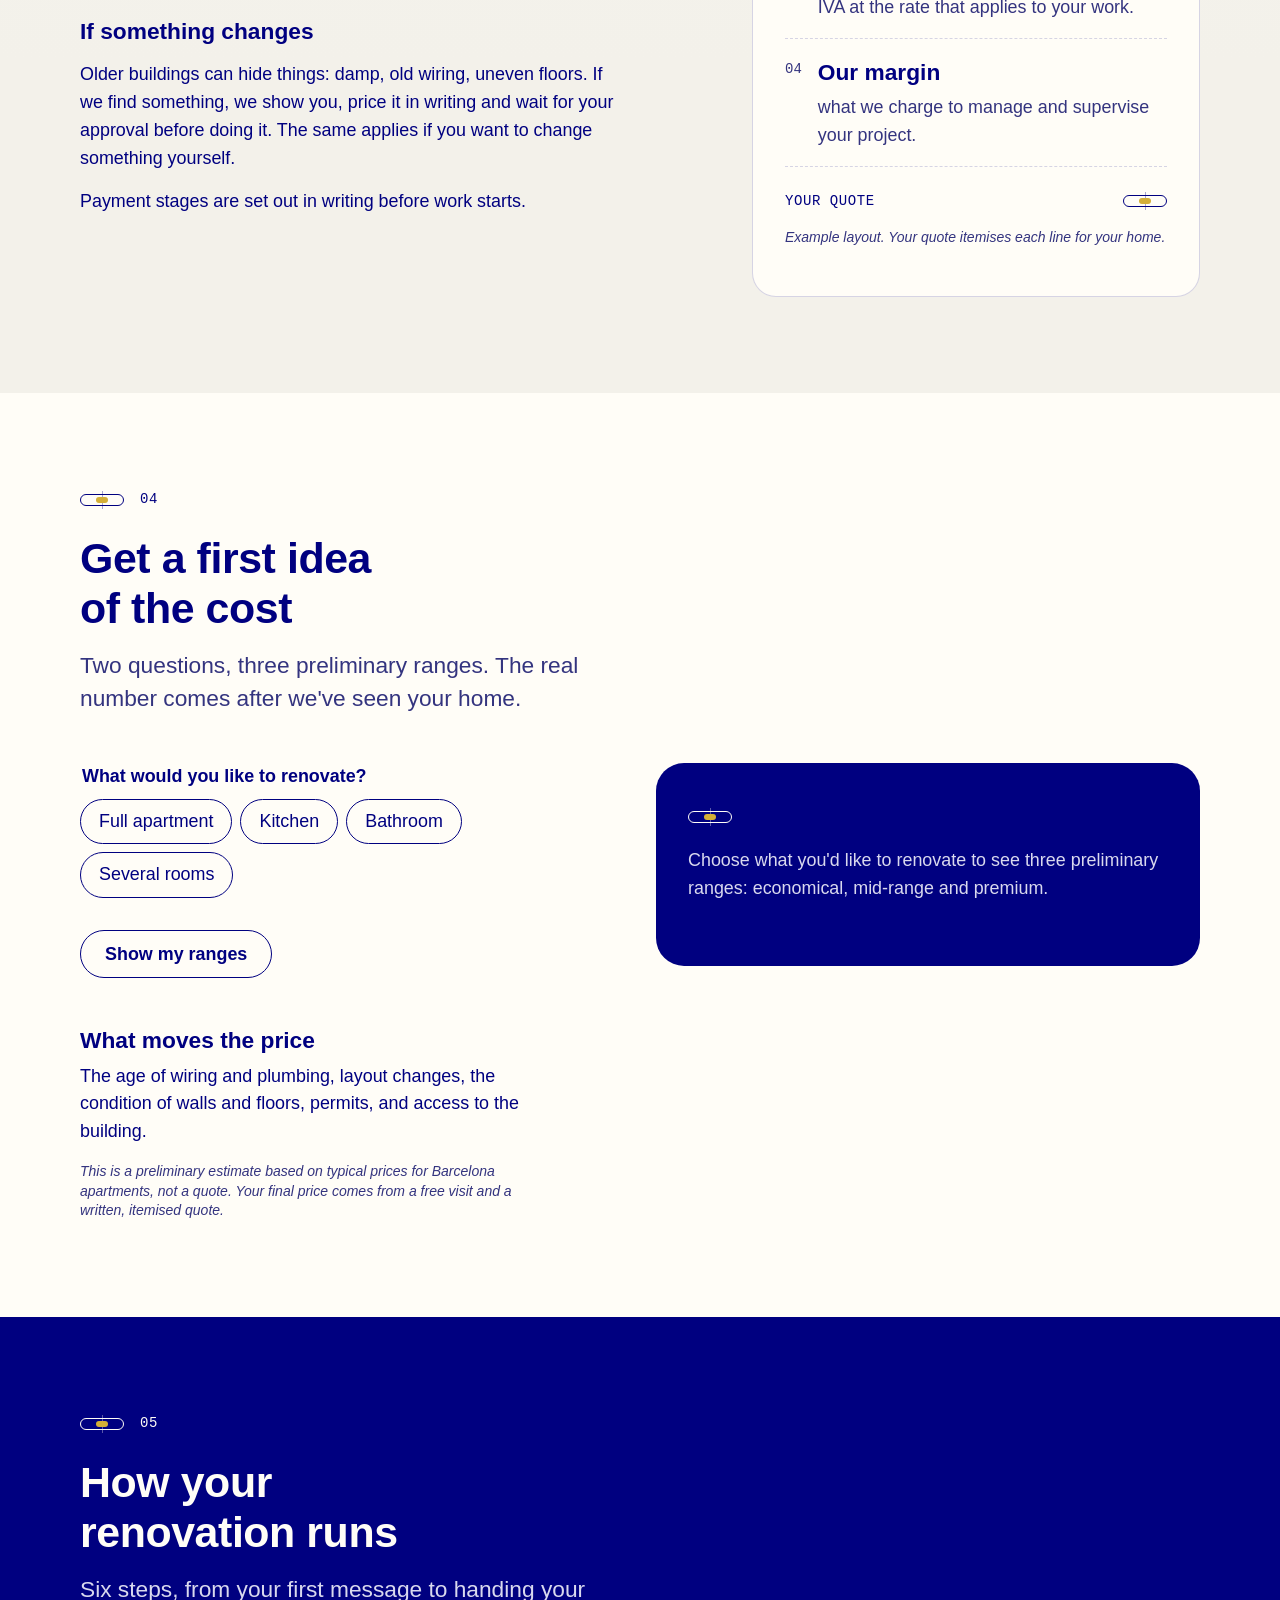
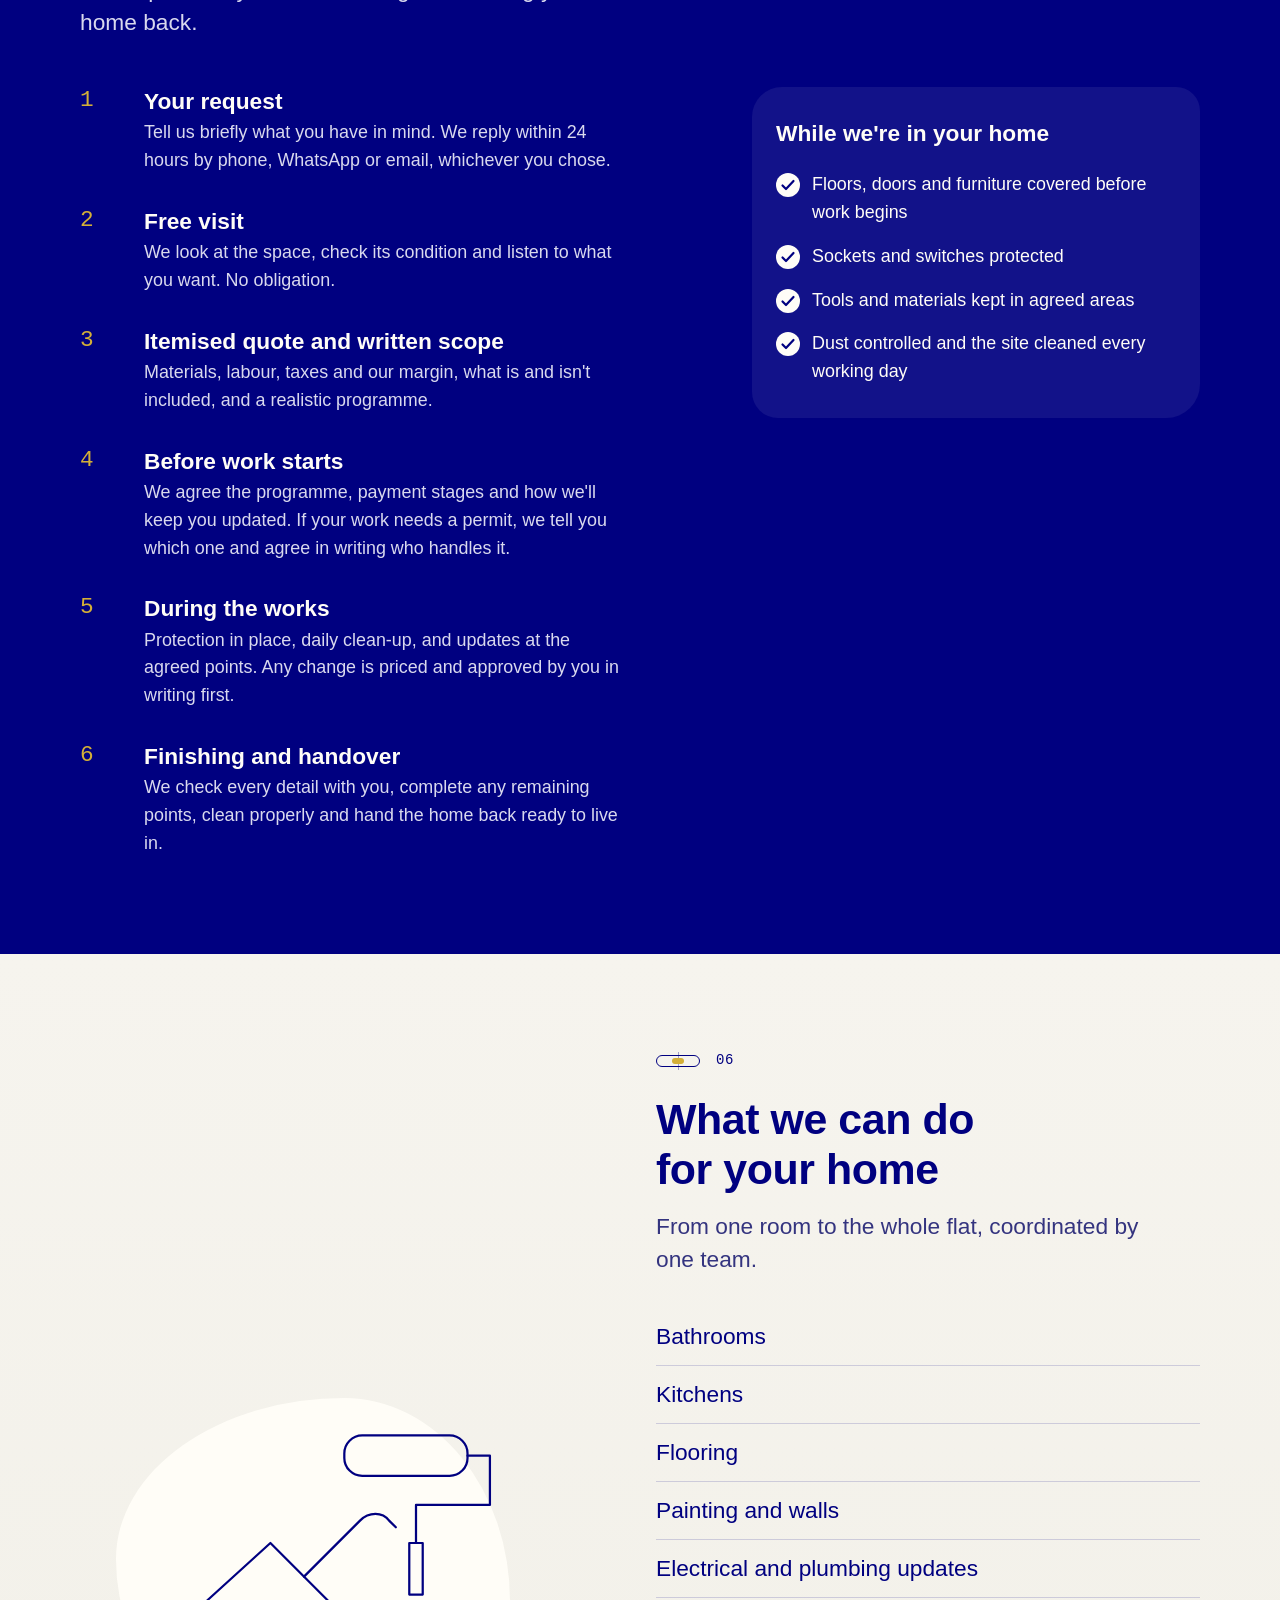
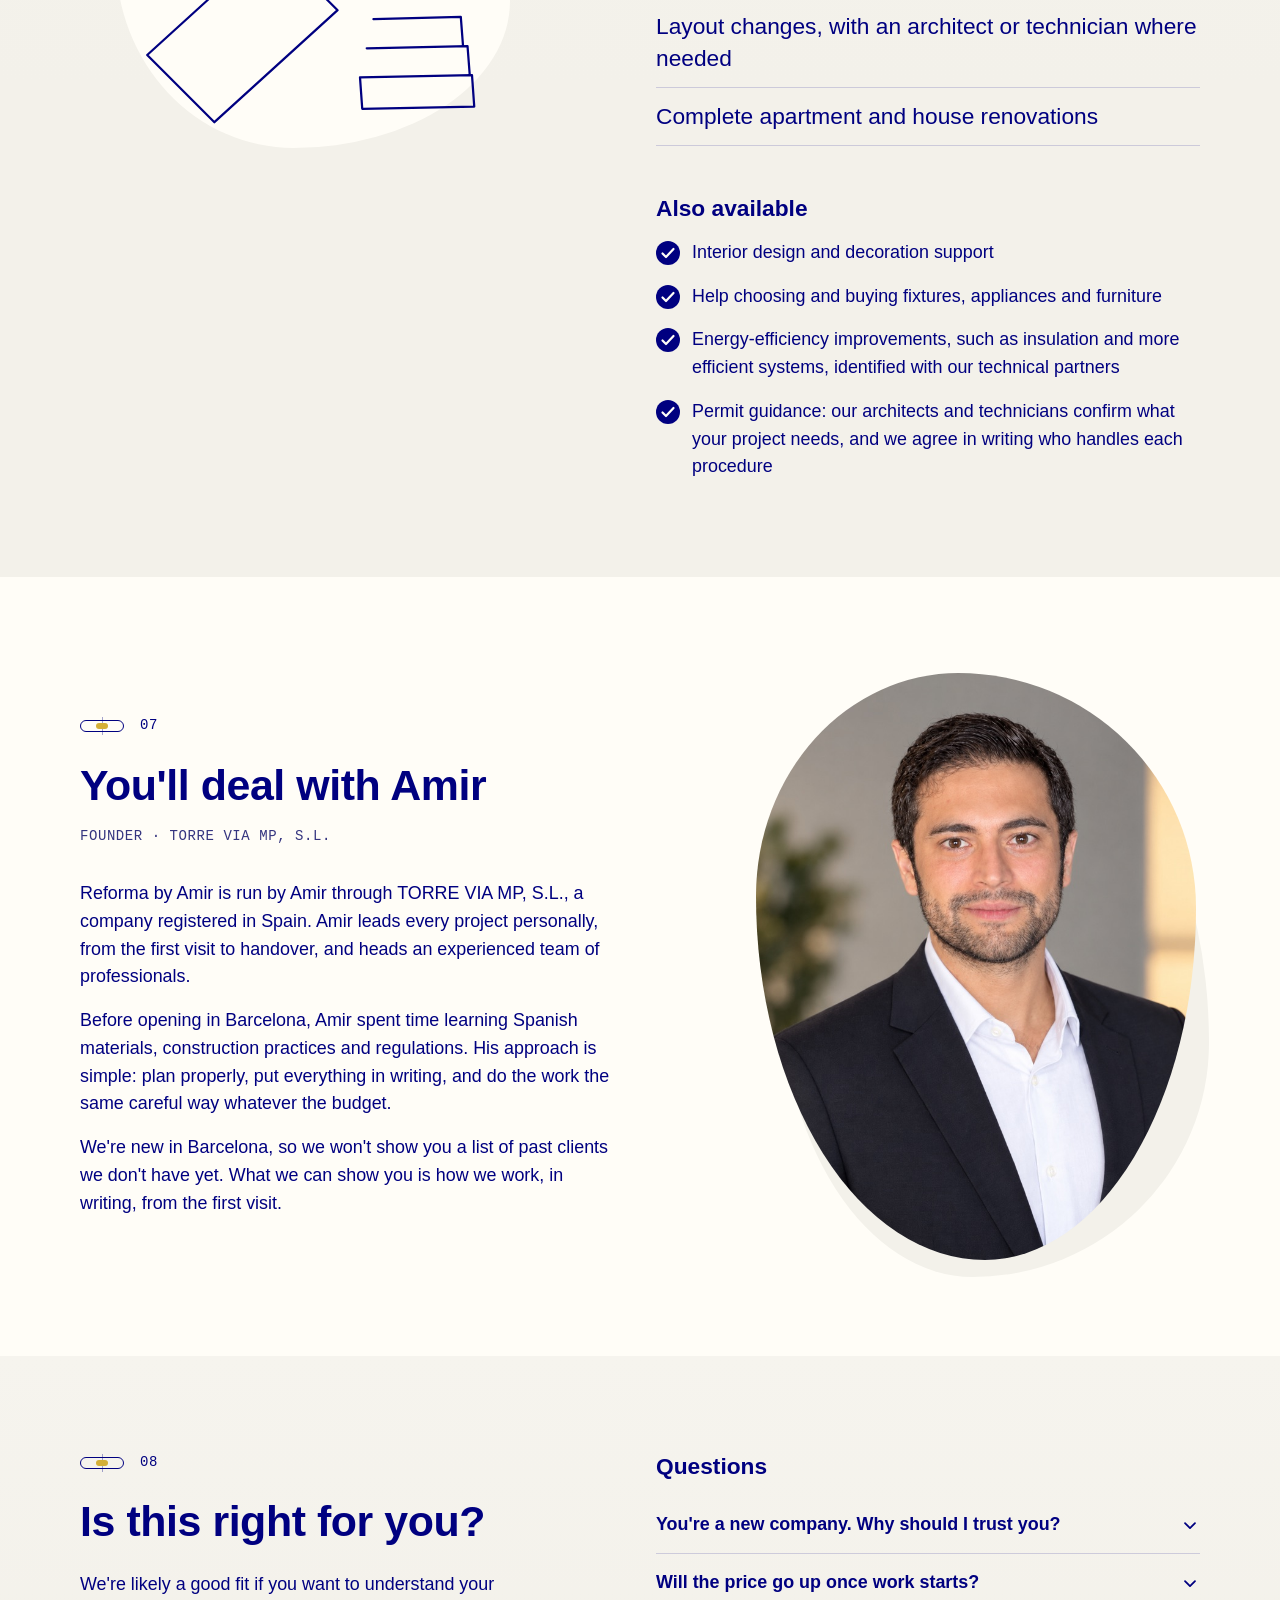
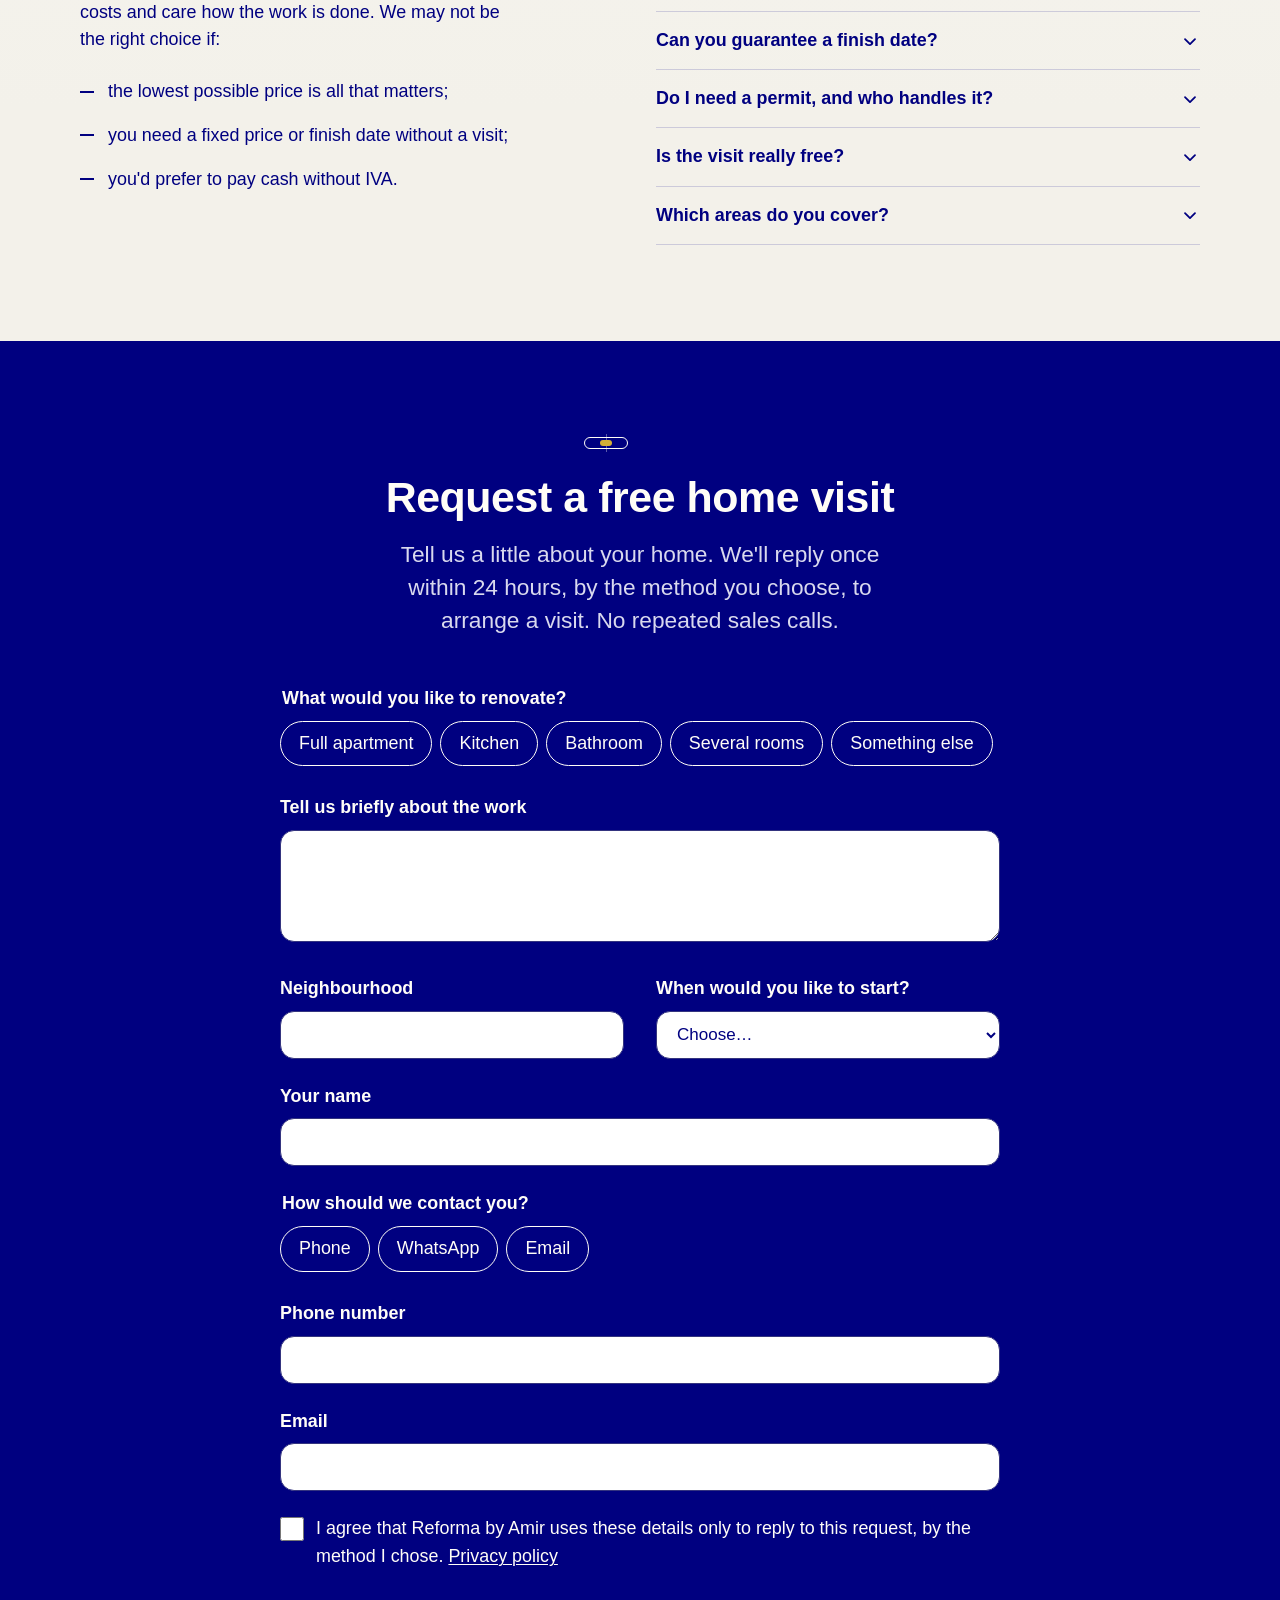
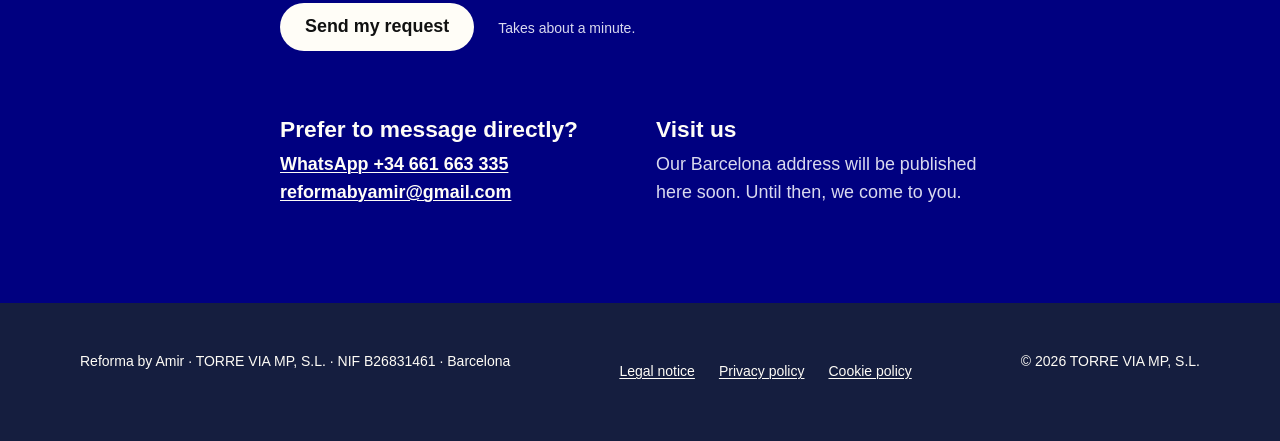
<file: en.html>
<!doctype html>
<html lang="en">
<head>
<meta charset="utf-8">
<meta name="viewport" content="width=device-width, initial-scale=1">
<title>Reforma by Amir | Home renovations in Barcelona, every cost shown</title>
<meta name="description" content="Bathroom, kitchen and full apartment renovations in Barcelona. A free home visit, then an itemised quote with materials, labour, taxes and our margin, and the same care at every budget.">
<meta property="og:type" content="website">
<meta property="og:title" content="Your budget shapes the choices. Not the quality of the work.">
<meta property="og:description" content="Bathroom, kitchen and full apartment renovations in Barcelona. A free home visit, then an itemised quote with materials, labour, taxes and our margin, and the same care at every budget.">
<meta property="og:locale" content="en_GB">
<meta name="theme-color" content="#FFFDF7">
<link rel="alternate" hreflang="es" href="index.html">
<link rel="alternate" hreflang="ca" href="ca.html">
<link rel="alternate" hreflang="en" href="en.html">
<link rel="icon" href="assets/favicon.svg" type="image/svg+xml">
<link rel="stylesheet" href="styles/tokens.css">
<link rel="stylesheet" href="styles/base.css">
<link rel="stylesheet" href="styles/layout.css">
<link rel="stylesheet" href="styles/archetypes.css">
<link rel="stylesheet" href="styles/sections.css">
<script>document.documentElement.classList.add("js");</script>
</head>
<body>
<a class="skip-link" href="#main">Skip to content</a>

<header class="site-header">
  <div class="container header-inner">
    <a class="wordmark" href="en.html#top"><span class="level" aria-hidden="true"></span>Reforma by Amir</a>
    <div class="header-actions">
      <nav class="nav nav-panel" id="nav-panel" aria-label="Menu">
        <ul class="nav-links">
          <li><a href="#S03-standard">Our standard</a></li>
          <li><a href="#S04-ledger">Pricing</a></li>
          <li><a href="#S05-estimator">Estimator</a></li>
          <li><a href="#S06-process">How it works</a></li>
          <li><a href="#S08-founder">About</a></li>
        </ul>
        <ul class="lang" aria-label="Language">
          <li><a href="index.html" hreflang="es" lang="es">ES</a></li>
          <li><a href="ca.html" hreflang="ca" lang="ca">CA</a></li>
          <li><a href="en.html" hreflang="en" lang="en" aria-current="page">EN</a></li>
        </ul>
      </nav>
      <a class="btn btn-primary header-cta" href="#S10-request" data-cta="header">Request a free visit</a>
      <button class="btn btn-secondary menu-toggle" type="button" aria-expanded="false" aria-controls="nav-panel">Menu</button>
    </div>
  </div>
</header>

<main id="main">

<!-- S01-hero -->
<section id="S01-hero" class="arch-split-hero" data-section="S01-hero" data-arch="split-hero" data-theme="cream" data-align="left" data-cols="6+5" data-density="low" aria-labelledby="h-s01">
  <div class="container grid" id="top">
    <div class="span-6 start-1">
      <p class="eyebrow"><span class="level" aria-hidden="true"></span>Home renovations in Barcelona</p>
      <h1 id="h-s01" data-focal>Your budget shapes the choices. Not the quality of the work.</h1>
      <p class="lead">Economical, mid-range or premium materials: the same preparation, protection and finishing. And a quote that shows every cost, including our margin.</p>
      <a class="btn btn-primary" href="#S10-request" data-cta="hero">Request a free visit</a>
    </div>
    <div class="span-5 start-8 hero-media" aria-hidden="true">
      <span class="blob"></span>
      <svg class="line-art" viewBox="0 0 440 360" role="presentation">
        <!-- tiled floor in perspective -->
        <path d="M20 300 L420 298"/>
        <path d="M34 336 C150 334 290 335 408 333"/>
        <path d="M70 300 L52 336 M140 299 L130 335 M210 299 L208 335 M280 299 L286 334 M350 298 L364 334"/>
        <!-- wall and skirting -->
        <path d="M40 298 L42 60 M398 297 L400 58"/>
        <path d="M42 282 C160 280 280 281 398 279"/>
        <!-- spirit level resting on skirting -->
        <rect x="96" y="238" width="250" height="40" rx="8"/>
        <rect x="192" y="248" width="58" height="20" rx="10"/>
        <path d="M221 244 L221 272"/>
        <ellipse class="bubble" cx="221" cy="258" rx="12" ry="6"/>
        <path d="M118 258 L150 258 M292 258 L324 258"/>
        <!-- window with light -->
        <path d="M250 90 L352 88 L354 206 L252 208 Z"/>
        <path d="M302 89 L303 207 M251 148 L353 147"/>
        <!-- plant -->
        <path d="M86 236 C86 206 90 190 100 176 M100 236 C104 214 116 200 130 192 M92 214 C78 204 70 196 66 184"/>
        <path d="M76 236 L124 236 L118 280 L82 280 Z"/>
      </svg>
    </div>
  </div>
</section>

<!-- S02-situation -->
<section id="S02-situation" class="section on-dark" data-section="S02-situation" data-arch="image-text-row" data-theme="navy" data-align="left" data-cols="5+6" data-density="medium" aria-labelledby="h-s02">
  <div class="container grid arch-row">
    <div class="span-5 start-1 row-media" aria-hidden="true">
      <span class="blob"></span>
      <svg class="line-art" viewBox="0 0 400 340" role="presentation">
        <!-- a doorway protected with sheeting, taped sockets -->
        <path d="M70 320 L70 60 C70 40 90 30 110 30 L210 30 C230 30 250 40 250 60 L250 320"/>
        <path d="M84 318 C100 250 92 180 104 110 C110 80 130 60 160 56 C190 60 212 80 220 118 C230 190 222 250 236 318"/>
        <path d="M110 150 C140 160 180 158 214 150 M104 220 C140 232 188 230 226 220"/>
        <rect x="292" y="190" width="54" height="72" rx="8"/>
        <path d="M288 212 L350 240 M288 240 L350 212"/>
        <path d="M20 320 L380 320"/>
        <path d="M280 320 C300 300 330 300 350 320"/>
      </svg>
    </div>
    <div class="span-6 start-7">
      <p class="eyebrow"><span class="level" aria-hidden="true"></span>01</p>
      <h2 id="h-s02">Renovating the home you live in</h2>
      <p class="lead" style="margin-top:16px">You&#39;ll keep living there while the work happens, so how it&#39;s run matters as much as how it ends.</p>
      <p class="body-intro">When renovations go wrong, it&#39;s rarely one big mistake. The scope was agreed verbally and the price grew. The finish date passed and nobody explained why. The contractor became hard to reach. In the end, the quality depended on who happened to be on site that day.</p>
      <p>We built the way we work to avoid exactly that:</p>
      <ul class="checks" data-focal>
        <li>A written scope: what&#39;s included, and what isn&#39;t.</li>
        <li>A realistic programme, with updates at agreed points.</li>
        <li>No extra work without your written approval, priced first.</li>
        <li>One standard of care, whatever you spend.</li>
      </ul>
      <a class="text-link" href="#S05-estimator">Estimate your renovation →</a>
    </div>
  </div>
</section>

<!-- S03-standard -->
<section id="S03-standard" class="section arch-three" data-section="S03-standard" data-arch="three-columns-checklist" data-theme="cream" data-align="left" data-cols="4+4+4/8" data-density="medium" aria-labelledby="h-s03">
  <div class="container">
    <div class="section-head">
      <p class="eyebrow"><span class="level" aria-hidden="true"></span>02</p>
      <h2 id="h-s03">The materials change. The care doesn&#39;t.</h2>
      <p class="lead">You choose the finishes that fit your budget. The way we prepare, install and finish them stays the same.</p>
    </div>
    <ul class="levels">
      <li class="level-card"><h3>Economical</h3><p>Good-value tiles, flooring and fittings from reliable ranges.</p></li>
      <li class="level-card"><h3>Mid-range</h3><p>A wider choice of materials, finishes and brands.</p></li>
      <li class="level-card"><h3>Premium</h3><p>Natural stone, solid wood and designer fittings.</p></li>
    </ul>
    <div class="grid">
      <div class="span-8 start-1 standard-box" data-focal>
        <p class="label"><span class="level" aria-hidden="true"></span>In all three:</p>
        <ul class="checks">
          <li>Surfaces prepared and levelled before anything is laid</li>
          <li>Tiles, floors and joinery checked for level and alignment</li>
          <li>Doors, floors, sockets and existing surfaces protected during the works</li>
          <li>The site cleaned at the end of every working day</li>
          <li>Every trade supervised, every detail checked before handover</li>
        </ul>
        <p class="caption">The exact specification for your home is agreed in your quote.</p>
      </div>
    </div>
  </div>
</section>

<!-- S04-ledger -->
<section id="S04-ledger" class="section" data-section="S04-ledger" data-arch="image-text-row-flipped" data-theme="raised" data-align="left" data-cols="6+5" data-density="medium" aria-labelledby="h-s04">
  <div class="container grid arch-row">
    <div class="span-6 start-1">
      <p class="eyebrow"><span class="level" aria-hidden="true"></span>03</p>
      <h2 id="h-s04">See exactly where your money goes</h2>
      <p class="lead" style="margin-top:16px">Every quote we send breaks the price into four lines. No lump sums.</p>
      <h3>If something changes</h3>
      <p>Older buildings can hide things: damp, old wiring, uneven floors. If we find something, we show you, price it in writing and wait for your approval before doing it. The same applies if you want to change something yourself.</p>
      <p>Payment stages are set out in writing before work starts.</p>
    </div>
    <div class="span-5 start-8">
      <div class="ledger" data-focal>
        <ol>
          <li><strong>Materials</strong><span>what&#39;s being installed, with brand and quantity.</span></li>
          <li><strong>Labour</strong><span>the trades and time your project needs.</span></li>
          <li><strong>Taxes</strong><span>IVA at the rate that applies to your work.</span></li>
          <li><strong>Our margin</strong><span>what we charge to manage and supervise your project.</span></li>
        </ol>
        <div class="ledger-total"><span>Your quote</span><span class="level" aria-hidden="true"></span></div>
        <p class="caption">Example layout. Your quote itemises each line for your home.</p>
      </div>
    </div>
  </div>
</section>

<!-- S05-estimator -->
<section id="S05-estimator" class="section" data-section="S05-estimator" data-arch="tool-split" data-theme="cream" data-align="left" data-cols="5+6" data-density="medium" aria-labelledby="h-s05">
  <div class="container">
    <div class="section-head">
      <p class="eyebrow"><span class="level" aria-hidden="true"></span>04</p>
      <h2 id="h-s05">Get a first idea of the cost</h2>
      <p class="lead">Two questions, three preliminary ranges. The real number comes after we&#39;ve seen your home.</p>
    </div>
    <div class="grid arch-tool">
      <div class="span-5 start-1">
        <form id="est-form" class="est-form" novalidate>
          <fieldset>
            <legend>What would you like to renovate?</legend>
            <div class="choice-row">
              <label class="choice"><input type="radio" name="est-type" value="full"><span>Full apartment</span></label>
              <label class="choice"><input type="radio" name="est-type" value="kitchen"><span>Kitchen</span></label>
              <label class="choice"><input type="radio" name="est-type" value="bath"><span>Bathroom</span></label>
              <label class="choice"><input type="radio" name="est-type" value="rooms"><span>Several rooms</span></label>
            </div>
            <p class="field-error" id="est-type-error" hidden>Please choose what you&#39;d like to renovate.</p>
          </fieldset>
          <div class="field size-field" id="est-size-field">
            <label for="est-size">Approximate size (m²)</label>
            <input id="est-size" name="est-size" type="number" inputmode="numeric" min="10" max="400" step="1" aria-describedby="est-size-hint est-size-error">
            <p class="hint" id="est-size-hint">A rough figure is fine.</p>
            <p class="field-error" id="est-size-error" hidden>Please enter a size between 10 and 400 m².</p>
          </div>
          <button class="btn btn-secondary" type="submit">Show my ranges</button>
        </form>
        <div class="est-drivers">
          <h3>What moves the price</h3>
          <p>The age of wiring and plumbing, layout changes, the condition of walls and floors, permits, and access to the building.</p>
          <p class="caption">This is a preliminary estimate based on typical prices for Barcelona apartments, not a quote. Your final price comes from a free visit and a written, itemised quote.</p>
        </div>
      </div>
      <div class="span-6 start-7">
        <div class="est-result" id="est-output" tabindex="-1" aria-live="polite" data-focal>
          <span class="level" aria-hidden="true"></span>
          <p class="est-empty">Choose what you&#39;d like to renovate to see three preliminary ranges: economical, mid-range and premium.</p>
          <noscript>
            <h3>Typical preliminary ranges (IVA included)</h3>
            <table class="est-static">
              <thead><tr><th></th><th>Economical</th><th>Mid-range</th><th>Premium</th></tr></thead>
              <tbody>
                <tr><th>Bathroom</th><td>4.500–6.000 €</td><td>6.000–8.500 €</td><td>8.500–12.000 €</td></tr>
                <tr><th>Kitchen</th><td>6.000–10.000 €</td><td>10.000–15.000 €</td><td>15.000–25.000 €</td></tr>
                <tr><th>Full apartment</th><td>330–385 €/m²</td><td>440–770 €/m²</td><td>880–1.100 €/m²</td></tr>
                <tr><th>Several rooms</th><td>250–290 €/m²</td><td>330–580 €/m²</td><td>660–825 €/m²</td></tr>
              </tbody>
            </table>
          </noscript>
        </div>
      </div>
    </div>
  </div>
</section>

<!-- S06-process -->
<section id="S06-process" class="section on-dark" data-section="S06-process" data-arch="steps-panel" data-theme="navy" data-align="left" data-cols="6+5" data-density="medium-high" aria-labelledby="h-s06">
  <div class="container">
    <div class="section-head">
      <p class="eyebrow"><span class="level" aria-hidden="true"></span>05</p>
      <h2 id="h-s06">How your renovation runs</h2>
      <p class="lead">Six steps, from your first message to handing your home back.</p>
    </div>
    <div class="grid arch-steps">
      <ol class="steps span-6 start-1" data-focal>
        <li><h3>Your request</h3><p>Tell us briefly what you have in mind. We reply within 24 hours by phone, WhatsApp or email, whichever you chose.</p></li>
        <li><h3>Free visit</h3><p>We look at the space, check its condition and listen to what you want. No obligation.</p></li>
        <li><h3>Itemised quote and written scope</h3><p>Materials, labour, taxes and our margin, what is and isn&#39;t included, and a realistic programme.</p></li>
        <li><h3>Before work starts</h3><p>We agree the programme, payment stages and how we&#39;ll keep you updated. If your work needs a permit, we tell you which one and agree in writing who handles it.</p></li>
        <li><h3>During the works</h3><p>Protection in place, daily clean-up, and updates at the agreed points. Any change is priced and approved by you in writing first.</p></li>
        <li><h3>Finishing and handover</h3><p>We check every detail with you, complete any remaining points, clean properly and hand the home back ready to live in.</p></li>
      </ol>
      <aside class="guest-panel span-5 start-8" aria-labelledby="h-guest">
        <h3 id="h-guest">While we&#39;re in your home</h3>
        <ul class="checks">
          <li>Floors, doors and furniture covered before work begins</li>
          <li>Sockets and switches protected</li>
          <li>Tools and materials kept in agreed areas</li>
          <li>Dust controlled and the site cleaned every working day</li>
        </ul>
      </aside>
    </div>
  </div>
</section>

<!-- S07-services -->
<section id="S07-services" class="section" data-section="S07-services" data-arch="image-text-row" data-theme="raised" data-align="left" data-cols="5+6" data-density="medium" aria-labelledby="h-s07">
  <div class="container grid arch-row">
    <div class="span-5 start-1 row-media" aria-hidden="true">
      <span class="blob"></span>
      <svg class="line-art" viewBox="0 0 400 340" role="presentation" style="color:var(--c-navy)">
        <!-- trowel, tile stack, paint roller -->
        <path d="M60 250 L170 150 L230 210 L120 310 Z"/>
        <path d="M200 180 L250 130 C258 122 270 122 276 130 L282 136"/>
        <path d="M250 270 L350 268 L352 296 L252 298 Z M256 244 L346 242 L348 268 M262 218 L340 216 L342 242"/>
        <rect x="236" y="54" width="110" height="36" rx="16"/>
        <path d="M346 72 L366 72 L366 116 L300 116 L300 150"/>
        <path d="M294 150 L306 150 L306 196 L294 196 Z"/>
      </svg>
    </div>
    <div class="span-6 start-7">
      <p class="eyebrow"><span class="level" aria-hidden="true"></span>06</p>
      <h2 id="h-s07">What we can do for your home</h2>
      <p class="lead" style="margin:16px 0 32px">From one room to the whole flat, coordinated by one team.</p>
      <ul class="service-list" data-focal>
        <li>Bathrooms</li>
        <li>Kitchens</li>
        <li>Flooring</li>
        <li>Painting and walls</li>
        <li>Electrical and plumbing updates</li>
        <li>Layout changes, with an architect or technician where needed</li>
        <li>Complete apartment and house renovations</li>
      </ul>
      <h3>Also available</h3>
      <ul class="checks">
        <li>Interior design and decoration support</li>
        <li>Help choosing and buying fixtures, appliances and furniture</li>
        <li>Energy-efficiency improvements, such as insulation and more efficient systems, identified with our technical partners</li>
        <li>Permit guidance: our architects and technicians confirm what your project needs, and we agree in writing who handles each procedure</li>
      </ul>
    </div>
  </div>
</section>

<!-- S08-founder -->
<section id="S08-founder" class="section" data-section="S08-founder" data-arch="image-text-row-flipped" data-theme="cream" data-align="left" data-cols="6+5" data-density="low" aria-labelledby="h-s08">
  <div class="container grid arch-row">
    <div class="span-6 start-1">
      <p class="eyebrow"><span class="level" aria-hidden="true"></span>07</p>
      <h2 id="h-s08">You&#39;ll deal with Amir</h2>
      <p class="name-line">Founder · TORRE VIA MP, S.L.</p>
      <p>Reforma by Amir is run by Amir through TORRE VIA MP, S.L., a company registered in Spain. Amir leads every project personally, from the first visit to handover, and heads an experienced team of professionals.</p>
      <p>Before opening in Barcelona, Amir spent time learning Spanish materials, construction practices and regulations. His approach is simple: plan properly, put everything in writing, and do the work the same careful way whatever the budget.</p>
      <p>We&#39;re new in Barcelona, so we won&#39;t show you a list of past clients we don&#39;t have yet. What we can show you is how we work, in writing, from the first visit.</p>
    </div>
    <div class="span-5 start-8 row-media portrait">
      <span class="blob" aria-hidden="true"></span>
      <img src="assets/amir.jpg" width="720" height="960" alt="Amir, founder of Reforma by Amir" loading="lazy" decoding="async" data-focal>
    </div>
  </div>
</section>

<!-- S09-questions -->
<section id="S09-questions" class="section" data-section="S09-questions" data-arch="fit-accordion" data-theme="raised" data-align="left" data-cols="4+7" data-density="medium" aria-labelledby="h-s09">
  <div class="container grid arch-fit-acc">
    <div class="span-5 start-1">
      <p class="eyebrow"><span class="level" aria-hidden="true"></span>08</p>
      <h2 id="h-s09">Is this right for you?</h2>
      <p style="margin-top:24px">We&#39;re likely a good fit if you want to understand your costs and care how the work is done. We may not be the right choice if:</p>
      <ul class="fit-list">
        <li>the lowest possible price is all that matters;</li>
        <li>you need a fixed price or finish date without a visit;</li>
        <li>you&#39;d prefer to pay cash without IVA.</li>
      </ul>
    </div>
    <div class="span-6 start-7" data-focal>
      <h3>Questions</h3>
      <div class="t-acc" data-open="false">
        <button class="t-acc-head" type="button" aria-expanded="false" aria-controls="faq-0" id="faq-h-0">
          You&#39;re a new company. Why should I trust you?
          <span class="t-acc-chevron" aria-hidden="true"><svg viewBox="0 0 16 16"><path d="M4 6.5L8 10.5L12 6.5"/></svg></span>
        </button>
        <div class="t-acc-panel" id="faq-0" role="region" aria-labelledby="faq-h-0"><div class="t-acc-panel-inner"><div><p>Because you don&#39;t have to take our word for it. You&#39;ll get a written scope, an itemised quote including our margin, payment stages agreed in advance, and no extra work without your written approval. You can judge all of that before you commit to anything.</p></div></div></div>
      </div>
      <div class="t-acc" data-open="false">
        <button class="t-acc-head" type="button" aria-expanded="false" aria-controls="faq-1" id="faq-h-1">
          Will the price go up once work starts?
          <span class="t-acc-chevron" aria-hidden="true"><svg viewBox="0 0 16 16"><path d="M4 6.5L8 10.5L12 6.5"/></svg></span>
        </button>
        <div class="t-acc-panel" id="faq-1" role="region" aria-labelledby="faq-h-1"><div class="t-acc-panel-inner"><div><p>Only if something changes, and never without your approval. If we find a hidden problem or you ask for something different, we price it in writing and wait for your OK.</p></div></div></div>
      </div>
      <div class="t-acc" data-open="false">
        <button class="t-acc-head" type="button" aria-expanded="false" aria-controls="faq-2" id="faq-h-2">
          Can you guarantee a finish date?
          <span class="t-acc-chevron" aria-hidden="true"><svg viewBox="0 0 16 16"><path d="M4 6.5L8 10.5L12 6.5"/></svg></span>
        </button>
        <div class="t-acc-panel" id="faq-2" role="region" aria-labelledby="faq-h-2"><div class="t-acc-panel-inner"><div><p>We give you a realistic programme based on your home and keep you updated against it. We won&#39;t promise an absolute date, because hidden conditions, material deliveries or changes can affect it. If something shifts, we tell you early and explain why.</p></div></div></div>
      </div>
      <div class="t-acc" data-open="false">
        <button class="t-acc-head" type="button" aria-expanded="false" aria-controls="faq-3" id="faq-h-3">
          Do I need a permit, and who handles it?
          <span class="t-acc-chevron" aria-hidden="true"><svg viewBox="0 0 16 16"><path d="M4 6.5L8 10.5L12 6.5"/></svg></span>
        </button>
        <div class="t-acc-panel" id="faq-3" role="region" aria-labelledby="faq-h-3"><div class="t-acc-panel-inner"><div><p>It depends on the work. In Barcelona, simple updates usually need only a notification to the city council, while layout or structural changes need more. Our architects and technicians confirm what applies to your project, and we agree in writing who handles each step.</p></div></div></div>
      </div>
      <div class="t-acc" data-open="false">
        <button class="t-acc-head" type="button" aria-expanded="false" aria-controls="faq-4" id="faq-h-4">
          Is the visit really free?
          <span class="t-acc-chevron" aria-hidden="true"><svg viewBox="0 0 16 16"><path d="M4 6.5L8 10.5L12 6.5"/></svg></span>
        </button>
        <div class="t-acc-panel" id="faq-4" role="region" aria-labelledby="faq-h-4"><div class="t-acc-panel-inner"><div><p>Yes, with no obligation. After the visit you get a written quote. If you decide not to go ahead, that&#39;s fine, and we won&#39;t keep calling.</p></div></div></div>
      </div>
      <div class="t-acc" data-open="false">
        <button class="t-acc-head" type="button" aria-expanded="false" aria-controls="faq-5" id="faq-h-5">
          Which areas do you cover?
          <span class="t-acc-chevron" aria-hidden="true"><svg viewBox="0 0 16 16"><path d="M4 6.5L8 10.5L12 6.5"/></svg></span>
        </button>
        <div class="t-acc-panel" id="faq-5" role="region" aria-labelledby="faq-h-5"><div class="t-acc-panel-inner"><div><p>Only Barcelona. We focus on El Putxet i el Farró, Gràcia and Sant Gervasi, and work across the city.</p></div></div></div>
      </div>
    </div>
  </div>
</section>

<!-- S10-request -->
<section id="S10-request" class="section on-dark arch-closing" data-section="S10-request" data-arch="full-colour-closing" data-theme="navy" data-align="center-head" data-cols="8" data-density="medium" aria-labelledby="h-s10">
  <div class="container">
    <div class="section-head">
      <p class="eyebrow" style="justify-content:center"><span class="level" aria-hidden="true"></span></p>
      <h2 id="h-s10">Request a free home visit</h2>
      <p class="lead">Tell us a little about your home. We&#39;ll reply once within 24 hours, by the method you choose, to arrange a visit. No repeated sales calls.</p>
    </div>

    <form id="request-form" class="req-form" method="POST" action="https://formsubmit.co/reformabyamir@gmail.com" data-ajax="https://formsubmit.co/ajax/reformabyamir@gmail.com" novalidate data-focal>
      <input type="hidden" name="_subject" value="New visit request (EN) — Reforma by Amir">
      <input type="hidden" name="_template" value="table">
      <input type="hidden" name="language" value="en">
      <input type="hidden" name="utm_source" value="">
      <input type="hidden" name="utm_campaign" value="">
      <input type="text" name="_honey" class="hp" tabindex="-1" autocomplete="off" aria-hidden="true">

      <fieldset>
        <legend>What would you like to renovate?</legend>
        <div class="choice-row">
          <label class="choice"><input type="radio" name="renovation_type" value="Full apartment" required><span>Full apartment</span></label>
          <label class="choice"><input type="radio" name="renovation_type" value="Kitchen" required><span>Kitchen</span></label>
          <label class="choice"><input type="radio" name="renovation_type" value="Bathroom" required><span>Bathroom</span></label>
          <label class="choice"><input type="radio" name="renovation_type" value="Several rooms" required><span>Several rooms</span></label>
          <label class="choice"><input type="radio" name="renovation_type" value="Something else" required><span>Something else</span></label>
        </div>
        <p class="field-error" id="err-renovation_type" hidden></p>
      </fieldset>

      <div class="field">
        <label for="f-desc">Tell us briefly about the work</label>
        <textarea id="f-desc" name="description" required aria-describedby="err-description"></textarea>
        <p class="field-error" id="err-description" hidden></p>
      </div>

      <div class="grid" style="row-gap:0">
        <div class="field span-6">
          <label for="f-neigh">Neighbourhood</label>
          <input id="f-neigh" name="neighbourhood" type="text" autocomplete="address-level3" required aria-describedby="err-neighbourhood">
          <p class="field-error" id="err-neighbourhood" hidden></p>
        </div>
        <div class="field span-6">
          <label for="f-timing">When would you like to start?</label>
          <select id="f-timing" name="start_timing" required aria-describedby="err-start_timing">
            <option value="">Choose…</option>
            <option>As soon as possible</option>
            <option>In 1–3 months</option>
            <option>In 3–6 months</option>
            <option>Not sure yet</option>
          </select>
          <p class="field-error" id="err-start_timing" hidden></p>
        </div>
      </div>

      <div class="field">
        <label for="f-name">Your name</label>
        <input id="f-name" name="name" type="text" autocomplete="name" required aria-describedby="err-name">
        <p class="field-error" id="err-name" hidden></p>
      </div>

      <fieldset>
        <legend>How should we contact you?</legend>
        <div class="choice-row">
          <label class="choice"><input type="radio" name="contact_method" value="Phone" data-label="phone" required><span>Phone</span></label>
          <label class="choice"><input type="radio" name="contact_method" value="WhatsApp" data-label="WhatsApp" required><span>WhatsApp</span></label>
          <label class="choice"><input type="radio" name="contact_method" value="Email" data-label="email" required><span>Email</span></label>
        </div>
        <p class="field-error" id="err-contact_method" hidden></p>
      </fieldset>

      <div class="field" id="f-phone-wrap">
        <label for="f-phone">Phone number</label>
        <input id="f-phone" name="phone" type="tel" autocomplete="tel" inputmode="tel" aria-describedby="err-phone">
        <p class="field-error" id="err-phone" hidden></p>
      </div>
      <div class="field" id="f-email-wrap">
        <label for="f-email">Email</label>
        <input id="f-email" name="email" type="email" autocomplete="email" aria-describedby="err-email">
        <p class="field-error" id="err-email" hidden></p>
      </div>

      <div class="field check-field" id="f-estimate-wrap" hidden>
        <input id="f-estimate" name="include_estimate" type="checkbox">
        <label for="f-estimate">Include my estimate</label>
      </div>

      <div class="field">
        <div class="check-field">
          <input id="f-consent" name="consent" type="checkbox" value="yes" required aria-describedby="err-consent">
          <label for="f-consent">I agree that Reforma by Amir uses these details only to reply to this request, by the method I chose. <a href="privacidad.html#en">Privacy policy</a></label>
        </div>
        <p class="field-error" id="err-consent" hidden></p>
      </div>

      <div class="submit-row">
        <button class="btn btn-primary" type="submit">Send my request</button>
        <span class="hint">Takes about a minute.</span>
      </div>
      <div id="form-status" class="form-status" role="status" tabindex="-1" hidden></div>
    </form>

    <div class="alt-contact">
      <div>
        <h3>Prefer to message directly?</h3>
        <p><a href="https://wa.me/34661663335">WhatsApp +34 661 663 335</a><br><a href="mailto:reformabyamir@gmail.com">reformabyamir@gmail.com</a></p>
      </div>
      <div>
        <h3>Visit us</h3>
        <p>Our Barcelona address will be published here soon. Until then, we come to you.</p>
      </div>
    </div>
  </div>
</section>

</main>

<footer class="site-footer">
  <div class="container footer-inner">
    <p>Reforma by Amir · TORRE VIA MP, S.L. · NIF B26831461 · Barcelona</p>
    <ul>
      <li><a href="aviso-legal.html#en">Legal notice</a></li>
      <li><a href="privacidad.html#en">Privacy policy</a></li>
      <li><a href="cookies.html#en">Cookie policy</a></li>
    </ul>
    <p>© 2026 TORRE VIA MP, S.L.</p>
  </div>
</footer>

<script>window.RBA_I18N = {"menuOpen":"Menu","menuClose":"Close","types":{"full":"Full apartment","kitchen":"Kitchen","bath":"Bathroom","rooms":"Several rooms"},"tiers":["Economical","Mid-range","Premium"],"resultHeading":"Preliminary ranges for {type}, {size} m²","resultHeadingNoSize":"Preliminary ranges for {type}","duration":"Approximate duration: {a}–{b} weeks","vat":"IVA included","cta":"Request a free visit","ctaHint":"Your estimate is added to the request.","sending":"Sending…","success":"Thank you, {name}. Your request has reached us. We'll reply within 24 hours by {method}.","error":"Your request couldn't be sent. Please try again, or message us on WhatsApp at <a href=\"https://wa.me/34661663335\">+34 661 663 335</a>.","err":{"type":"Please tell us what you'd like to renovate.","description":"Please tell us briefly about the work.","neighbourhood":"Please tell us your neighbourhood.","timing":"Please tell us when you'd like to start.","name":"Please tell us your name.","method":"Please choose how we should contact you.","phone":"Please enter a phone number we can reach you on.","email":"Please enter a valid email.","consent":"Please confirm we can use your details to reply."},"locale":"en-GB"};</script>
<script src="scripts/main.js" defer></script>
</body>
</html>
</file>
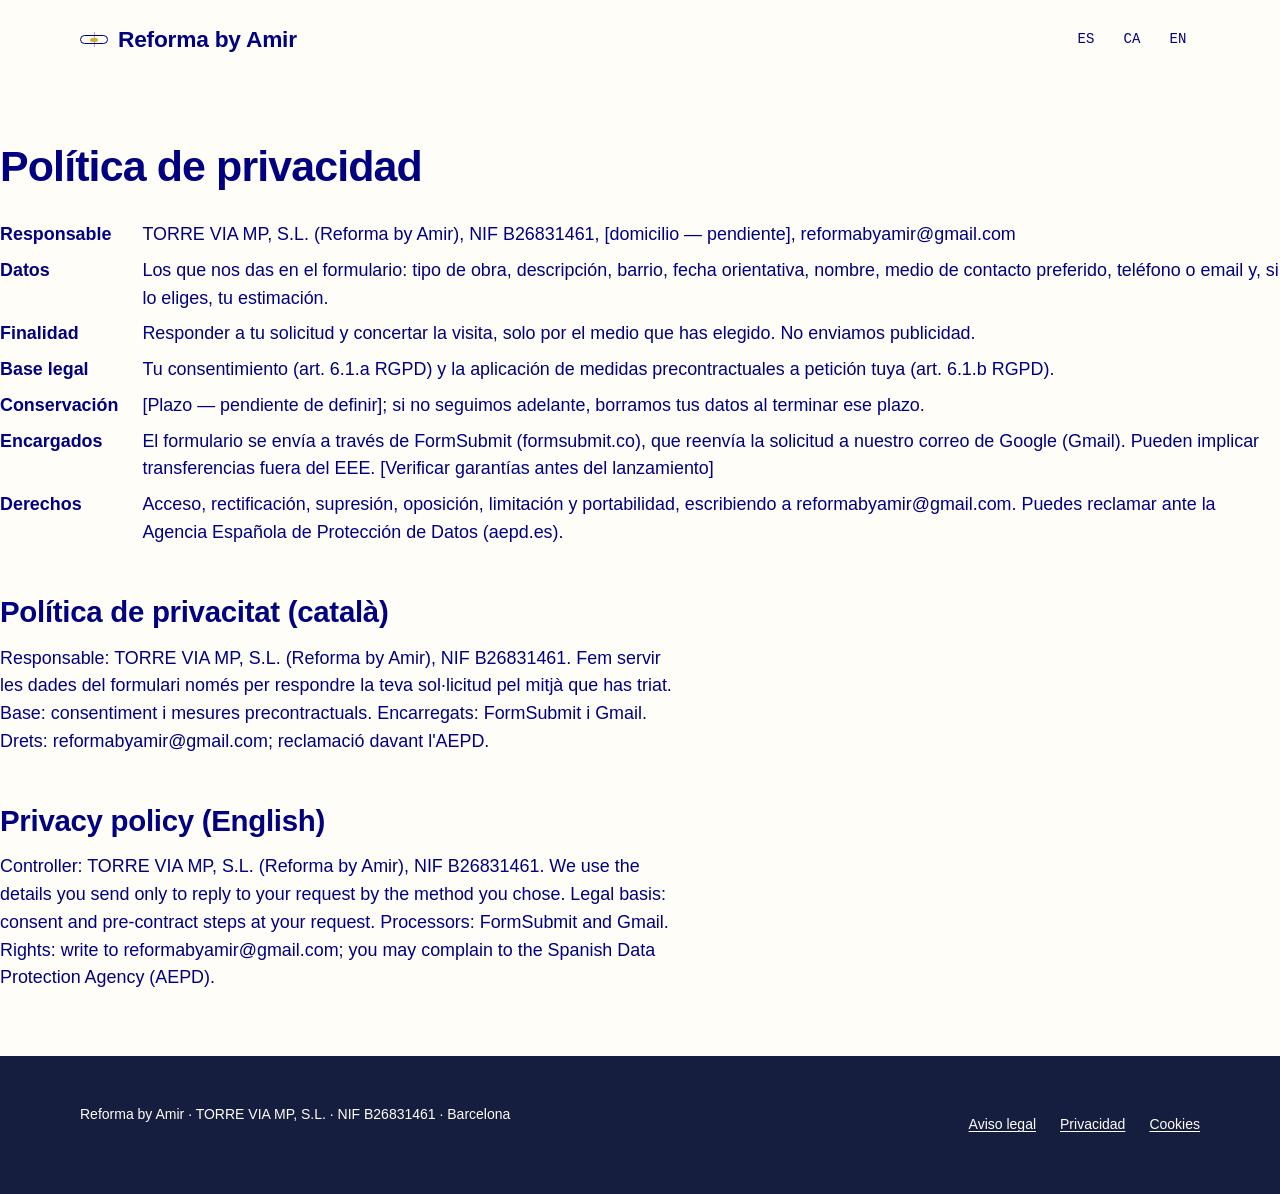
<file: privacidad.html>
<!doctype html>
<html lang="es">
<head>
<meta charset="utf-8">
<meta name="viewport" content="width=device-width, initial-scale=1">
<title>Política de privacidad · Reforma by Amir</title>
<meta name="robots" content="noindex">
<link rel="icon" href="assets/favicon.svg" type="image/svg+xml">
<link rel="stylesheet" href="styles/tokens.css">
<link rel="stylesheet" href="styles/base.css">
<link rel="stylesheet" href="styles/layout.css">
<link rel="stylesheet" href="styles/sections.css">
</head>
<body>
<header class="site-header"><div class="container header-inner"><a class="wordmark" href="index.html"><span class="level" aria-hidden="true"></span>Reforma by Amir</a><ul class="lang"><li><a href="index.html">ES</a></li><li><a href="ca.html">CA</a></li><li><a href="en.html">EN</a></li></ul></div></header>
<main class="legal container">
<h1>Política de privacidad</h1>
<dl>
<dt>Responsable</dt><dd>TORRE VIA MP, S.L. (Reforma by Amir), NIF B26831461, [domicilio — pendiente], reformabyamir@gmail.com</dd>
<dt>Datos</dt><dd>Los que nos das en el formulario: tipo de obra, descripción, barrio, fecha orientativa, nombre, medio de contacto preferido, teléfono o email y, si lo eliges, tu estimación.</dd>
<dt>Finalidad</dt><dd>Responder a tu solicitud y concertar la visita, solo por el medio que has elegido. No enviamos publicidad.</dd>
<dt>Base legal</dt><dd>Tu consentimiento (art. 6.1.a RGPD) y la aplicación de medidas precontractuales a petición tuya (art. 6.1.b RGPD).</dd>
<dt>Conservación</dt><dd>[Plazo — pendiente de definir]; si no seguimos adelante, borramos tus datos al terminar ese plazo.</dd>
<dt>Encargados</dt><dd>El formulario se envía a través de FormSubmit (formsubmit.co), que reenvía la solicitud a nuestro correo de Google (Gmail). Pueden implicar transferencias fuera del EEE. [Verificar garantías antes del lanzamiento]</dd>
<dt>Derechos</dt><dd>Acceso, rectificación, supresión, oposición, limitación y portabilidad, escribiendo a reformabyamir@gmail.com. Puedes reclamar ante la Agencia Española de Protección de Datos (aepd.es).</dd>
</dl>
<h2 id="ca" lang="ca">Política de privacitat (català)</h2>
<p lang="ca">Responsable: TORRE VIA MP, S.L. (Reforma by Amir), NIF B26831461. Fem servir les dades del formulari només per respondre la teva sol·licitud pel mitjà que has triat. Base: consentiment i mesures precontractuals. Encarregats: FormSubmit i Gmail. Drets: reformabyamir@gmail.com; reclamació davant l'AEPD.</p>
<h2 id="en" lang="en">Privacy policy (English)</h2>
<p lang="en">Controller: TORRE VIA MP, S.L. (Reforma by Amir), NIF B26831461. We use the details you send only to reply to your request by the method you chose. Legal basis: consent and pre-contract steps at your request. Processors: FormSubmit and Gmail. Rights: write to reformabyamir@gmail.com; you may complain to the Spanish Data Protection Agency (AEPD).</p>
</main>
<footer class="site-footer"><div class="container footer-inner"><p>Reforma by Amir · TORRE VIA MP, S.L. · NIF B26831461 · Barcelona</p><ul><li><a href="aviso-legal.html">Aviso legal</a></li><li><a href="privacidad.html">Privacidad</a></li><li><a href="cookies.html">Cookies</a></li></ul></div></footer>
</body>
</html>
</file>
<file: styles/tokens.css>
/* Reforma by Amir — design tokens
   Source: assets/brand/visual-direction.md (VD) + participant resolutions in 07-website-structure.md */

:root {
  /* VD 03 Color System — explicit source colours */
  --c-cream: #FFFDF7;      /* Primary, 60% — page ground (participant resolution) */
  --c-navy: #000080;       /* Neutral, 30% — text and contrast bands */
  --c-gold: #D4AF37;       /* Accent 01 — one moment per section; never text on cream */
  --c-ink: #151E3F;        /* Accent 02 — footer only */
  --c-steel: #ADB4BF;      /* Accent 03 — fine detail and states only */

  /* Semantic roles — derived (see 09-build-notes.md) */
  --c-raised: #F3F1EA;     /* derived cream tint for the raised surface */
  --c-text: var(--c-navy);
  --c-text-muted: #34347F; /* derived navy tint, 10.6:1 on cream, 9.6:1 on raised */
  --c-on-dark: var(--c-cream);
  --c-on-dark-muted: #D9D9EE; /* derived, 11.5:1 on navy */
  --c-btn-label: #111111;  /* VD 03 primary button label */
  --c-btn-hover: #E0DFD9;  /* VD 03 */
  --c-btn-active: #CCCAC6; /* VD 03 */
  --c-navy-hover: #1A1A8F;  /* derived hover for navy button */
  --c-navy-active: #00006A; /* derived active for navy button */
  --c-error: #9B1C1C;      /* derived, 8.0:1 on cream */
  --c-error-on-dark: #FFC9C9;
  --c-hairline-dark: rgba(255, 253, 247, 0.24);
  --c-hairline-light: rgba(0, 0, 128, 0.16);

  /* VD 02 Name & Typography — families are explicit; files not supplied, so the export's own fallback stacks apply */
  --font-body: Nunito, "Trebuchet MS", Verdana, sans-serif;
  --font-mono: "JetBrains Mono", ui-monospace, Menlo, Consolas, monospace;
  --w-regular: 400;
  --w-medium: 600;          /* explicit: regular and medium, no bold */

  /* VD 02 system defaults — type scale */
  --fs-1: clamp(13px, 0.8rem + 0.1vw, 14px);
  --fs-2: clamp(17px, 1rem + 0.15vw, 18px);
  --fs-3: clamp(20px, 1.1rem + 0.4vw, 24px);
  --fs-4: clamp(22px, 1.2rem + 0.8vw, 30px);
  --fs-5: clamp(30px, 1.4rem + 1.6vw, 44px);
  --fs-6: clamp(40px, 6vw, 72px);
  --lh-display: 1.05;
  --lh-h2: 1.15;
  --lh-h3: 1.25;
  --lh-body: 1.55;
  --lh-lead: 1.45;
  --track-display: -0.02em;
  --track-h2: -0.01em;

  /* VD 04 Composition — system defaults */
  --space-1: 8px;
  --space-2: 16px;
  --space-3: 24px;
  --space-4: 32px;
  --space-5: 48px;
  --space-6: 64px;
  --space-7: 96px;
  --space-8: 128px;
  --container: 1280px;
  --margin: 24px;           /* mobile; 48px tablet; 80px desktop (set in layout.css) */
  --measure: 68ch;

  /* VD 07 Graphic Language + VD 03 buttons */
  --radius: 999px;          /* derived: pill controls echo the level vial; same on every control */
  --radius-field: 14px;     /* derived for multi-line fields */
  --btn-h: 48px;
  --focus-ring: 2px solid var(--c-gold);

  /* VD 05 accordion motion — explicit */
  --acc-expand: 250ms;
  --acc-collapse: 250ms;
  --acc-chevron: 250ms;
  --acc-ease: cubic-bezier(0.22, 1, 0.36, 1);

  /* Breakpoints (VD 04 defaults; literal values used in media queries):
     mobile 390 · tablet 768 · desktop 1280 · wide 1600 · stack-to-1 below 480 */
}
</file>
<file: styles/base.css>
*, *::before, *::after { box-sizing: border-box; }
[hidden] { display: none !important; }

html { -webkit-text-size-adjust: 100%; scroll-behavior: smooth; scroll-padding-top: 88px; }
@media (prefers-reduced-motion: reduce) { html { scroll-behavior: auto; } }

body {
  margin: 0;
  background: var(--c-cream);
  color: var(--c-text);
  font-family: var(--font-body);
  font-size: var(--fs-2);
  font-weight: var(--w-regular);
  line-height: var(--lh-body);
  text-rendering: optimizeLegibility;
}

img, svg { display: block; max-width: 100%; }
img { height: auto; }

h1, h2, h3 { margin: 0; font-weight: var(--w-medium); text-wrap: balance; }
h1 { font-size: var(--fs-6); line-height: var(--lh-display); letter-spacing: var(--track-display); }
h2 { font-size: var(--fs-5); line-height: var(--lh-h2); letter-spacing: var(--track-h2); }
h3 { font-size: var(--fs-4); line-height: var(--lh-h3); }
p { margin: 0 0 var(--space-2); max-width: var(--measure); }
p:last-child { margin-bottom: 0; }
ul, ol { margin: 0; padding: 0; }

a { color: inherit; text-decoration: underline; text-underline-offset: 2px; text-decoration-thickness: 1px; }
a:hover { text-decoration-thickness: 2px; }

:focus-visible { outline: var(--focus-ring); outline-offset: 2px; border-radius: 4px; }

.lead { font-size: var(--fs-3); line-height: var(--lh-lead); color: var(--c-text-muted); max-width: 40ch; }
.caption { font-size: var(--fs-1); line-height: 1.4; font-style: italic; color: var(--c-text-muted); }
.label { font-family: var(--font-mono); font-size: var(--fs-1); line-height: 1.4; text-transform: uppercase; letter-spacing: 0.04em; }

.visually-hidden {
  position: absolute !important; width: 1px; height: 1px; overflow: hidden;
  clip: rect(0 0 0 0); clip-path: inset(50%); white-space: nowrap;
}

.skip-link { position: absolute; left: var(--space-2); top: -60px; z-index: 100; background: var(--c-cream); color: var(--c-navy); padding: var(--space-1) var(--space-2); }
.skip-link:focus { top: var(--space-1); }

/* Buttons — VD 03 */
.btn {
  display: inline-flex; align-items: center; justify-content: center; gap: var(--space-1);
  min-height: var(--btn-h); padding: 12px var(--space-3);
  border-radius: var(--radius); border: 1px solid transparent;
  font: var(--w-medium) var(--fs-2)/1.2 var(--font-body);
  text-decoration: none; cursor: pointer;
  transition: background-color 150ms ease;
}
.btn-primary { background: var(--c-navy); color: var(--c-cream); }
.btn-primary:hover { background: var(--c-navy-hover); }
.btn-primary:active { background: var(--c-navy-active); }
.on-dark .btn-primary, .btn-primary.on-dark { background: var(--c-cream); color: var(--c-btn-label); }
.on-dark .btn-primary:hover { background: var(--c-btn-hover); }
.on-dark .btn-primary:active { background: var(--c-btn-active); }
.btn-secondary { background: transparent; color: var(--c-navy); border-color: var(--c-navy); }
.on-dark .btn-secondary { color: var(--c-cream); border-color: var(--c-cream); }
.btn[disabled], .btn[aria-disabled="true"] { opacity: 0.4; cursor: not-allowed; }
.text-link { font-weight: var(--w-medium); }

/* The level mark — distinctive code (spirit level: pill with a centred gold bubble) */
.level {
  display: inline-block; position: relative; width: 44px; height: 12px;
  border: 1.5px solid currentColor; border-radius: 999px; vertical-align: middle;
}
.level::after {
  content: ""; position: absolute; top: 50%; left: 50%; width: 12px; height: 6px;
  transform: translate(-50%, -50%); border-radius: 999px; background: var(--c-gold);
}
.level::before {
  content: ""; position: absolute; top: -4px; bottom: -4px; left: 50%; width: 0;
  border-left: 1.5px solid currentColor; opacity: 0.35;
}

.eyebrow { display: flex; align-items: center; gap: var(--space-2); margin: 0 0 var(--space-3); font-family: var(--font-mono); font-size: var(--fs-1); letter-spacing: 0.04em; text-transform: uppercase; }

/* Filled check icon list — VD 07 solid icons */
.checks { list-style: none; display: grid; gap: var(--space-2); }
.checks li { position: relative; padding-left: 36px; }
.checks li::before {
  content: ""; position: absolute; left: 0; top: 2px; width: 24px; height: 24px; border-radius: 50%;
  background: var(--c-navy) url("data:image/svg+xml,%3Csvg xmlns='http://www.w3.org/2000/svg' viewBox='0 0 24 24'%3E%3Cpath d='M6.5 12.5l3.5 3.5 7.5-8' fill='none' stroke='%23FFFDF7' stroke-width='2.2' stroke-linecap='round' stroke-linejoin='round'/%3E%3C/svg%3E") center/100% no-repeat;
}
.on-dark .checks li::before {
  background-color: var(--c-cream);
  background-image: url("data:image/svg+xml,%3Csvg xmlns='http://www.w3.org/2000/svg' viewBox='0 0 24 24'%3E%3Cpath d='M6.5 12.5l3.5 3.5 7.5-8' fill='none' stroke='%23000080' stroke-width='2.2' stroke-linecap='round' stroke-linejoin='round'/%3E%3C/svg%3E");
}

/* Focus on light surfaces: gold ring (VD 03) is 2.1:1 on cream, so a navy halo is added for ≥3:1 (WCAG 1.4.11) */
[data-theme="cream"] :focus-visible, [data-theme="raised"] :focus-visible, .site-header :focus-visible, .legal :focus-visible,
[data-theme="cream"] .choice input:focus-visible + span, [data-theme="raised"] .choice input:focus-visible + span {
  box-shadow: 0 0 0 6px var(--c-navy);
}
</file>
<file: styles/layout.css>
/* VD 04 Composition — 12/6/4 columns, margins 24/48/80, max 1280 */
.container { width: 100%; max-width: calc(var(--container) + 2 * var(--margin)); margin: 0 auto; padding: 0 var(--margin); }
@media (min-width: 768px) { :root { --margin: 48px; } }
@media (min-width: 1280px) { :root { --margin: 80px; } }

.grid { display: grid; grid-template-columns: repeat(4, minmax(0, 1fr)); column-gap: var(--space-3); row-gap: var(--space-5); }
.grid > * { min-width: 0; }
@media (max-width: 1023px) { .grid > * { grid-column: 1 / -1; } }
@media (min-width: 768px) { .grid { grid-template-columns: repeat(6, minmax(0, 1fr)); } }
@media (min-width: 1024px) {
  .grid { grid-template-columns: repeat(12, minmax(0, 1fr)); column-gap: var(--space-4); }
  .span-4 { grid-column-end: span 4; }
  .span-5 { grid-column-end: span 5; }
  .span-6 { grid-column-end: span 6; }
  .span-7 { grid-column-end: span 7; }
  .span-8 { grid-column-end: span 8; }
  .start-1 { grid-column-start: 1; }
  .start-6 { grid-column-start: 6; }
  .start-7 { grid-column-start: 7; }
  .start-8 { grid-column-start: 8; }
}

/* Sections: rhythm 64 between sections (halved on mobile), surfaces separate — VD 07 "no rules" */
.section { padding: var(--space-6) 0; }
@media (min-width: 1024px) { .section { padding: var(--space-7) 0; } }
.section-head { margin-bottom: var(--space-5); }
.section-head h2 { max-width: 20ch; }
.section-head .lead { margin-top: var(--space-2); }

[data-theme="cream"] { background: var(--c-cream); color: var(--c-text); }
[data-theme="raised"] { background: linear-gradient(180deg, #F6F4EE 0%, var(--c-raised) 60%); color: var(--c-text); }
[data-theme="navy"] { background: var(--c-navy); color: var(--c-on-dark); }
[data-theme="navy"] .lead, [data-theme="navy"] .caption { color: var(--c-on-dark-muted); }

/* Header — VD 05 defaults: 64/80px, sticky, surface change after scroll */
.site-header { position: sticky; top: 0; z-index: 50; background: var(--c-cream); transition: background-color 200ms ease, box-shadow 200ms ease; }
.site-header.is-scrolled { background: var(--c-raised); box-shadow: 0 1px 0 var(--c-hairline-light); }
.header-inner { display: flex; align-items: center; justify-content: space-between; gap: var(--space-3); min-height: 64px; }
@media (min-width: 1024px) { .header-inner { min-height: 80px; } }
.wordmark { display: inline-flex; align-items: center; gap: 10px; font-weight: var(--w-medium); font-size: var(--fs-3); text-decoration: none; letter-spacing: -0.01em; white-space: nowrap; }
.wordmark .level { width: 28px; height: 9px; }
.wordmark .level::after { width: 8px; height: 4px; }
.nav { display: flex; align-items: center; gap: var(--space-3); }
.nav-links { list-style: none; display: flex; gap: var(--space-3); }
.nav-links a { text-decoration: none; font-size: var(--fs-1); font-weight: var(--w-medium); padding: 12px 0; }
.nav-links a:hover { text-decoration: underline; }
.lang { display: flex; gap: 2px; list-style: none; font-family: var(--font-mono); font-size: var(--fs-1); }
.lang a { display: inline-flex; min-width: 44px; min-height: 44px; align-items: center; justify-content: center; text-decoration: none; border-radius: var(--radius); }
.lang a[aria-current="page"] { background: var(--c-navy); color: var(--c-cream); }
.menu-toggle { display: none; }
.header-cta { min-height: 44px; padding: 8px 20px; font-size: var(--fs-1); }

@media (max-width: 1179px) {
  .js .menu-toggle { display: inline-flex; min-height: 44px; }
  .js .nav-panel { display: none; }
  .js .nav-panel.is-open {
    display: flex; flex-direction: column; align-items: flex-start; gap: var(--space-4);
    position: fixed; inset: 64px 0 0 0; background: var(--c-cream); padding: var(--space-5) var(--margin);
    overflow-y: auto;
  }
  .js .nav-panel.is-open .nav-links { flex-direction: column; gap: var(--space-1); }
  .js .nav-panel.is-open .nav-links a { font-size: var(--fs-4); }
  .nav-links, .nav-panel { flex-wrap: wrap; }
  html:not(.js) .header-inner { flex-wrap: wrap; padding: var(--space-1) 0; }
  html:not(.js) .nav-panel { display: flex; flex-wrap: wrap; gap: var(--space-2); }
}
@media (min-width: 1180px) { .nav-panel { display: flex; align-items: center; gap: var(--space-3); } }
.header-actions { display: flex; align-items: center; gap: var(--space-2); }


/* Footer */
.site-footer { background: var(--c-ink); color: var(--c-on-dark); padding: var(--space-5) 0 calc(var(--space-5) + env(safe-area-inset-bottom)); font-size: var(--fs-1); }
.footer-inner { display: flex; flex-wrap: wrap; gap: var(--space-3) var(--space-5); justify-content: space-between; align-items: flex-start; }
.footer-inner ul { list-style: none; display: flex; flex-wrap: wrap; gap: var(--space-1) var(--space-3); }
.footer-inner a { display: inline-block; padding: 10px 0; }

/* Review-only grid overlay: ?grid=1 */
.grid-overlay { position: fixed; inset: 0; pointer-events: none; z-index: 999; }
.grid-overlay .container { height: 100%; }
.grid-overlay .grid { height: 100%; }
.grid-overlay .grid > div { background: rgba(212, 175, 55, 0.12); grid-column: span 1; }
</file>
<file: styles/archetypes.css>
/* VD 05 Page Architecture — reusable archetypes */

/* Split hero: text 6 cols, one column air, image 5 cols; 70–90vh, never 100 */
.arch-split-hero { min-height: 70vh; display: flex; align-items: center; padding: var(--space-5) 0 var(--space-6); }
@media (min-height: 1100px) { .arch-split-hero { min-height: 0; } }
.arch-split-hero .hero-media { order: -1; }
@media (min-width: 1024px) {
  .arch-split-hero .hero-media { order: 0; }
}
.arch-split-hero h1 { max-width: 13ch; margin-bottom: var(--space-3); }
.arch-split-hero .lead { margin-bottom: var(--space-4); max-width: 44ch; }
@media (max-width: 479px) { .arch-split-hero .btn { width: 100%; max-width: 480px; } }

/* Image-and-text row: media 5, air 1, text 6; flips side */
.arch-row { align-items: center; }
.arch-row .row-media { position: relative; }
@media (max-width: 767px) { .arch-row .row-media { order: -1; } }

/* Organic shape behind media — VD 07 irregular contours */
.blob { position: absolute; inset: 6% 4% 2% 8%; z-index: 0; border-radius: 58% 42% 55% 45% / 46% 58% 42% 54%; }
[data-theme="cream"] .blob { background: var(--c-raised); }
[data-theme="raised"] .blob { background: var(--c-cream); }
[data-theme="navy"] .blob { background: rgba(255, 253, 247, 0.08); }
.row-media > svg, .row-media > img, .hero-media > svg { position: relative; z-index: 1; }

/* Three columns + shared checklist */
.arch-three .levels { list-style: none; display: grid; gap: var(--space-3); grid-template-columns: 1fr; margin-bottom: var(--space-5); }
@media (min-width: 480px) and (max-width: 1023px) { .arch-three .levels { grid-template-columns: repeat(2, 1fr); } }
@media (min-width: 1024px) { .arch-three .levels { grid-template-columns: repeat(3, 1fr); gap: var(--space-4); } }

/* Tool split (estimator) */
.arch-tool { align-items: start; }

/* Steps + side panel */
.arch-steps { align-items: start; }

/* Fit list + accordions */
.arch-fit-acc { align-items: start; }

/* Full-colour closing: the one centred section (heading only; body/form left) */
.arch-closing .section-head { text-align: center; margin-left: auto; margin-right: auto; max-width: 40rem; }
.arch-closing .section-head h2 { max-width: none; }
.arch-closing .section-head .lead { margin-left: auto; margin-right: auto; }

/* Accordion — VD 05 exact pattern (collapsed only when JS present) */
.t-acc { border-bottom: 1px solid var(--c-hairline-light); }
.t-acc-head {
  width: 100%; display: flex; justify-content: space-between; align-items: center; gap: var(--space-2);
  min-height: 56px; padding: var(--space-2) 0; background: none; border: 0; color: inherit; text-align: left; cursor: pointer;
  font: var(--w-medium) var(--fs-2)/1.4 var(--font-body);
}
.t-acc-chevron { flex: none; width: 20px; height: 20px; }
.t-acc-chevron svg { width: 20px; height: 20px; fill: none; stroke: currentColor; stroke-width: 1.8; stroke-linecap: round; stroke-linejoin: round; }
.t-acc-panel-inner > div { padding: 0 0 var(--space-3); }
.js .t-acc-panel { display: grid; grid-template-rows: 0fr; transition: grid-template-rows var(--acc-collapse) var(--acc-ease); }
.js .t-acc[data-open="true"] .t-acc-panel { grid-template-rows: 1fr; transition: grid-template-rows var(--acc-expand) var(--acc-ease); }
.js .t-acc-panel-inner { overflow: hidden; opacity: 0; filter: blur(2px); transition: opacity var(--acc-collapse) var(--acc-ease), filter var(--acc-collapse) var(--acc-ease); }
.js .t-acc[data-open="true"] .t-acc-panel-inner { opacity: 1; filter: blur(0); transition: opacity var(--acc-expand) var(--acc-ease), filter var(--acc-expand) var(--acc-ease); }
.t-acc-chevron { display: inline-flex; transform: scaleY(1); transform-origin: center; transition: transform var(--acc-chevron) var(--acc-ease); }
.t-acc-chevron path { vector-effect: non-scaling-stroke; }
.t-acc[data-open="true"] .t-acc-chevron { transform: scaleY(-1); }
html:not(.js) .t-acc-chevron { display: none; }
@media (prefers-reduced-motion: reduce) {
  .t-acc-panel, .t-acc-panel-inner, .t-acc-chevron { transition: none !important; }
}
</file>
<file: styles/sections.css>
/* Section-specific exceptions */

/* Line illustrations — VD 06: single stroke, slightly irregular, no shading */
.line-art { width: 100%; height: auto; fill: none; stroke: currentColor; stroke-width: 2; stroke-linecap: round; stroke-linejoin: round; }
.line-art .bubble { fill: var(--c-gold); stroke: none; }
.hero-media { position: relative; color: var(--c-navy); }
.hero-media .blob { inset: 4% 0 6% 6%; }

/* S02 */
#S02-situation .body-intro { margin-top: var(--space-3); }
#S02-situation .checks { margin: var(--space-3) 0 var(--space-4); font-weight: var(--w-medium); }
#S02-situation a { color: var(--c-cream); }

/* S03 level cards */
.level-card { padding: var(--space-4) var(--space-3); background: var(--c-raised); border-radius: 28px 36px 30px 40px / 36px 28px 40px 30px; }
.level-card h3 { font-size: var(--fs-3); margin-bottom: var(--space-1); }
.level-card p { color: var(--c-text-muted); }
.standard-box { padding-top: var(--space-2); }
.standard-box .label { display: flex; align-items: center; gap: var(--space-2); margin-bottom: var(--space-3); }
.standard-box .checks { font-size: var(--fs-3); line-height: var(--lh-lead); gap: var(--space-3); }
.standard-box .checks li { padding-left: 44px; }
.standard-box .checks li::before { top: 4px; width: 28px; height: 28px; }
#S03-standard .caption { margin-top: var(--space-4); }

/* S04 ledger — the open-ledger code */
.ledger { background: var(--c-cream); border-radius: 24px; padding: var(--space-4) var(--space-3); border: 1px solid var(--c-hairline-light); }
@media (min-width: 768px) { .ledger { padding: var(--space-5) var(--space-4); } }
.ledger ol { list-style: none; counter-reset: line; }
.ledger li { display: grid; grid-template-columns: auto 1fr; gap: 4px var(--space-2); padding: var(--space-2) 0; border-bottom: 1px dashed var(--c-hairline-light); counter-increment: line; }
.ledger li::before { content: "0" counter(line); font-family: var(--font-mono); font-size: var(--fs-1); color: var(--c-text-muted); padding-top: 4px; grid-row: span 2; }
.ledger strong { font-weight: var(--w-medium); font-size: var(--fs-3); }
.ledger li span { color: var(--c-text-muted); }
.ledger .ledger-total { display: flex; justify-content: space-between; align-items: center; padding-top: var(--space-3); font-family: var(--font-mono); font-size: var(--fs-1); text-transform: uppercase; letter-spacing: 0.04em; }
.ledger .caption { margin-top: var(--space-2); }
#S04-ledger h3 { margin: var(--space-5) 0 var(--space-2); font-size: var(--fs-3); }

/* S05 estimator */
.est-form fieldset { border: 0; padding: 0; margin: 0 0 var(--space-4); }
.est-form legend, .field > label, .field > .field-label { display: block; font-weight: var(--w-medium); margin-bottom: var(--space-1); }
.choice-row { display: flex; flex-wrap: wrap; gap: var(--space-1); }
.choice { position: relative; }
.choice input { position: absolute; opacity: 0; inset: 0; margin: 0; cursor: pointer; }
.choice span { display: inline-flex; align-items: center; min-height: 44px; padding: 8px 18px; border: 1px solid var(--c-navy); border-radius: var(--radius); font-size: var(--fs-2); }
.choice input:checked + span { background: var(--c-navy); color: var(--c-cream); }
.choice input:focus-visible + span { outline: var(--focus-ring); outline-offset: 2px; }
.on-dark .choice span { border-color: var(--c-cream); }
.on-dark .choice input:checked + span { background: var(--c-cream); color: var(--c-navy); }
.hint { font-size: var(--fs-1); color: var(--c-text-muted); margin-top: 4px; }
.on-dark .hint { color: var(--c-on-dark-muted); }
input[type="number"], input[type="text"], input[type="tel"], input[type="email"], select, textarea {
  width: 100%; min-height: 48px; padding: 10px 16px; font: var(--w-regular) 17px/1.4 var(--font-body);
  color: var(--c-navy); background: #FFFFFF; border: 1px solid var(--c-text-muted); border-radius: var(--radius-field);
}
@media (max-width: 767px) { input, select, textarea { font-size: 16px; } }
textarea { min-height: 112px; resize: vertical; }
input:focus-visible, select:focus-visible, textarea:focus-visible { outline: var(--focus-ring); outline-offset: 1px; border-color: var(--c-navy); }
.field { margin-bottom: var(--space-3); }
.field-error { color: var(--c-error); font-size: var(--fs-1); margin-top: 4px; font-weight: var(--w-medium); }
.on-dark .field-error { color: var(--c-error-on-dark); }
[aria-invalid="true"] { border-color: var(--c-error) !important; }
.size-field input { max-width: 200px; }

.est-result { background: var(--c-navy); color: var(--c-cream); border-radius: 28px; padding: var(--space-4) var(--space-3); }
@media (min-width: 768px) { .est-result { padding: var(--space-5) var(--space-4); } }
.est-result h3 { font-size: var(--fs-3); margin-bottom: var(--space-3); }
.est-empty { color: var(--c-on-dark-muted); }
.est-rows { list-style: none; margin-bottom: var(--space-3); }
.est-rows li { display: flex; flex-wrap: wrap; justify-content: space-between; gap: 4px var(--space-2); padding: var(--space-2) 0; border-bottom: 1px solid var(--c-hairline-dark); }
.est-rows .tier { font-weight: var(--w-medium); }
.est-rows .amount { font-family: var(--font-mono); font-size: var(--fs-3); }
.est-rows .weeks { width: 100%; font-size: var(--fs-1); color: var(--c-on-dark-muted); }
.est-vat { font-family: var(--font-mono); font-size: var(--fs-1); color: var(--c-gold); margin-bottom: var(--space-3); }
.est-result .btn { margin-top: var(--space-2); }
.est-result .level { color: var(--c-cream); margin-bottom: var(--space-3); }
.est-drivers { margin-top: var(--space-5); }
.est-drivers h3 { font-size: var(--fs-3); margin-bottom: var(--space-1); }
.est-static { width: 100%; border-collapse: collapse; font-size: var(--fs-1); }
.est-static th, .est-static td { text-align: left; padding: 8px 6px; border-bottom: 1px solid var(--c-hairline-dark); }

/* S06 steps */
.steps { list-style: none; counter-reset: step; display: grid; gap: var(--space-4); }
.steps li { display: grid; grid-template-columns: 48px 1fr; gap: 0 var(--space-2); counter-increment: step; }
.steps li::before { content: counter(step); grid-row: span 2; font-family: var(--font-mono); font-size: var(--fs-3); color: var(--c-gold); line-height: 1.2; }
.steps h3 { font-size: var(--fs-3); margin-bottom: 4px; }
.steps p { color: var(--c-on-dark-muted); }
.guest-panel { background: rgba(255, 253, 247, 0.07); border-radius: 30px 24px 34px 26px; padding: var(--space-4) var(--space-3); }
.guest-panel h3 { font-size: var(--fs-3); margin-bottom: var(--space-3); }
@media (min-width: 1024px) { .guest-panel { position: sticky; top: 112px; } }

/* S07 services */
.service-list { list-style: none; display: grid; gap: 0; margin-bottom: var(--space-5); }
.service-list li { padding: 12px 0; border-bottom: 1px solid var(--c-hairline-light); font-size: var(--fs-3); line-height: var(--lh-lead); }
#S07-services h3 { font-size: var(--fs-3); margin-bottom: var(--space-2); }
#S07-services .checks { color: var(--c-text); }

/* S08 founder */
.portrait { position: relative; }
.portrait img { position: relative; z-index: 1; width: 100%; max-width: 440px; aspect-ratio: 3 / 4; object-fit: cover; border-radius: 46% 54% 48% 52% / 38% 40% 60% 62%; margin-left: auto; margin-right: auto; }
.portrait .blob { inset: 8% -2% -3% 6%; }
#S08-founder .name-line { display: flex; align-items: center; gap: var(--space-2); margin: var(--space-2) 0 var(--space-4); font-family: var(--font-mono); font-size: var(--fs-1); text-transform: uppercase; letter-spacing: 0.04em; color: var(--c-text-muted); }

/* S09 */
.fit-list { list-style: none; display: grid; gap: var(--space-2); margin-top: var(--space-3); }
.fit-list li { position: relative; padding-left: 28px; }
.fit-list li::before { content: ""; position: absolute; left: 0; top: 0.7em; width: 14px; height: 2px; background: var(--c-navy); }
#S09-questions h3 { font-size: var(--fs-3); margin-bottom: var(--space-2); }

/* S10 request */
.req-form { max-width: 720px; margin: 0 auto; }
.req-form .choice-row { margin-bottom: 4px; }
.req-form fieldset { border: 0; padding: 0; margin: 0 0 var(--space-3); }
.req-form legend { font-weight: var(--w-medium); margin-bottom: var(--space-1); }
.check-field { display: flex; gap: 12px; align-items: flex-start; }
.check-field input { flex: none; width: 24px; height: 24px; margin: 2px 0 0; accent-color: var(--c-gold); }
.check-field label { font-weight: var(--w-regular); }
.check-field a { color: var(--c-cream); }
.submit-row { display: flex; flex-wrap: wrap; align-items: center; gap: var(--space-2) var(--space-3); margin-top: var(--space-4); }
.form-status { margin-top: var(--space-3); padding: var(--space-3); border-radius: 20px; font-weight: var(--w-medium); }
.form-status[hidden] { display: none; }
.form-status.is-success { background: var(--c-cream); color: var(--c-navy); }
.form-status.is-error { background: #FFE9E9; color: var(--c-error); }
.form-status a { color: inherit; }
.alt-contact { max-width: 720px; margin: var(--space-6) auto 0; display: grid; gap: var(--space-4); }
@media (min-width: 768px) { .alt-contact { grid-template-columns: 1fr 1fr; } }
.alt-contact h3 { font-size: var(--fs-3); margin-bottom: var(--space-1); }
.alt-contact a { color: var(--c-cream); font-weight: var(--w-medium); }
.alt-contact p { color: var(--c-on-dark-muted); }
.hp { position: absolute; left: -9999px; }

/* Legal pages */
.legal { padding: var(--space-6) 0; }
.legal h1 { font-size: var(--fs-5); margin-bottom: var(--space-4); }
.legal h2 { font-size: var(--fs-4); margin: var(--space-5) 0 var(--space-2); }
.legal dl { display: grid; grid-template-columns: max-content 1fr; gap: 8px var(--space-3); }
.legal dt { font-weight: var(--w-medium); }
.legal dd { margin: 0; }

/* Mobile first-screen priority: keep H1 + CTA visible (VD 05: image first, but compact) */
@media (max-width: 1023px) {
  .hero-media { max-width: 420px; }
  .hero-media svg { max-height: 190px; width: auto; margin: 0 auto; }
  .hero-media .blob { inset: 0 10%; }
  .arch-split-hero { min-height: 0; padding-top: var(--space-3); }
  .arch-split-hero .grid { row-gap: var(--space-3); }
  .row-media svg { max-height: 240px; width: auto; margin: 0 auto; }
  .portrait img { max-width: 320px; }
}
.header-cta { white-space: nowrap; }
@media (max-width: 639px) { .header-cta { display: none; } }
.est-result .hint { color: var(--c-on-dark-muted); }
#est-output:focus, #form-status:focus { outline: none; }
@media (max-width: 479px) {
  .hero-media svg { max-height: 128px; }
  .arch-split-hero h1 { font-size: clamp(34px, 9.4vw, 44px); margin-bottom: var(--space-2); }
  .arch-split-hero .lead { font-size: 18px; margin-bottom: var(--space-3); }
  .arch-split-hero .eyebrow { margin-bottom: var(--space-2); }
}
</file>
